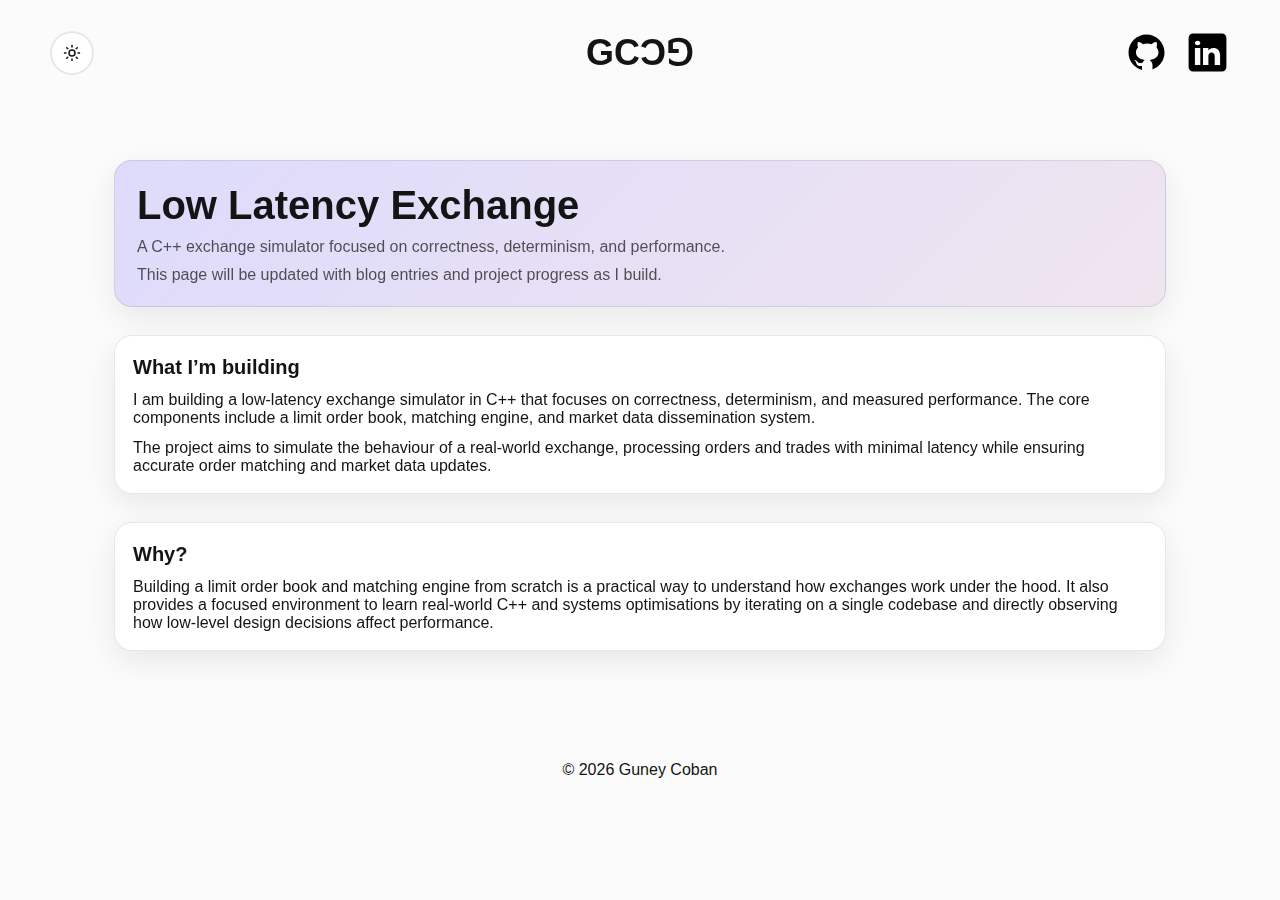
<file: projects/exchange.html>
<!DOCTYPE html>
<html lang="en" id="top">
  <head>
    <meta charset="utf-8">

    <link rel="icon" href="../assets/images/favicon.ico">
    <title>Low Latency Exchange</title>
    <meta
      name="description"
      content="Building a low-latency exchange simulator in C++ with a focus on correctness, determinism, and measured performance.">
    <meta name="viewport" content="width=device-width, initial-scale=1">
    <script>
      try {
        document.documentElement.dataset.theme = localStorage.getItem('theme') || 'light'
      } catch (_) {
        document.documentElement.dataset.theme = 'light'
      }
    </script>

    <link rel="stylesheet" href="../css/site.css">
    <link rel="stylesheet" href="../css/projects.css">

    <script defer src="../js/script.js"></script>
  </head>

  <body class="project-theme-glass" data-root="../">
    <div id="navbar"></div>

    <div id="main-content">
      <div class="project-shell">
        <div class="project-hero">
          <div class="hero-top">
            <div class="main-title">Low Latency Exchange</div>
            <div class="body-text hero-subtitle">
              A C++ exchange simulator focused on correctness, determinism, and performance.
            </div>
            <div class="body-text hero-subtitle">
              This page will be updated with blog entries and project progress as I build.
            </div>
          </div>

          <!-- <div class="hero-actions">
            <a class="button" href="https://github.com/gcbn/Low-Latency-Exchange">
              <span class="button-text">GitHub Repo</span>
              <img src="../assets/icons/arrow-right.svg" class="button-icon" alt="">
            </a>
            <a class="button" href="../blog/index.html">
              <span class="button-text">Devlog</span>
              <img src="../assets/icons/arrow-right.svg" class="button-icon" alt="">
            </a>
          </div> -->
        </div>

        <div class="section">
          <div class="section-header-row">
            <div>
              <h2 class="section-title subheader-text">What I’m building</h2>
            </div>
          </div>

          <div class="section-body">
            <div class="body-text">
              I am building a low-latency exchange simulator in C++ that focuses on correctness, determinism, and
              measured performance. The core components include a limit order book, matching engine, and market data
              dissemination system.
            </div>
            <div class="body-text">
              The project aims to simulate the behaviour of a real-world exchange, processing orders and trades with
              minimal latency while ensuring accurate order matching and market data updates.
            </div>
          </div>
        </div>

        <div class="section">
          <div class="section-header-row">
            <div>
              <h2 class="section-title subheader-text">Why?</h2>
            </div>
          </div>
          <div class="section-body">
            <div class="body-text">
              Building a limit order book and matching engine from scratch is a practical way to understand how exchanges work under the hood. It also provides a focused environment to learn real-world C++ and systems optimisations by iterating on a single codebase and directly observing how low-level design decisions affect performance.
            </div>
          </div>
        </div>

        <!--
        <div class="section" id="devlog">
          <div class="section-header-row">
            <div>
              <div class="section-kicker">Progress</div>
              <h2 class="section-title subheader-text">Devlog</h2>
            </div>
          </div>

          <div class="section-body">
            <div class="body-text">
              Short entries as I build: what I changed, what I measured, and what I learned. New entries go at the top.
            </div>

            <div class="link-grid">
              <a class="link-tile" href="../blog/entries/2025-12-30-kickoff.html">
                <div class="link-tile-title">2025-12-30 — Kickoff: scope &amp; roadmap</div>
                <div class="body-text link-tile-desc">
                  How I’m framing the project and what I’m building first.
                </div>
              </a>

              <a class="link-tile" href="../blog/index.html">
                <div class="link-tile-title">All devlog entries</div>
                <div class="body-text link-tile-desc">Browse the full devlog archive.</div>
              </a>
            </div>
          </div>
        </div>
        -->
      </div>
    </div>

    <div id="footer"></div>
  </body>
</html>
</file>
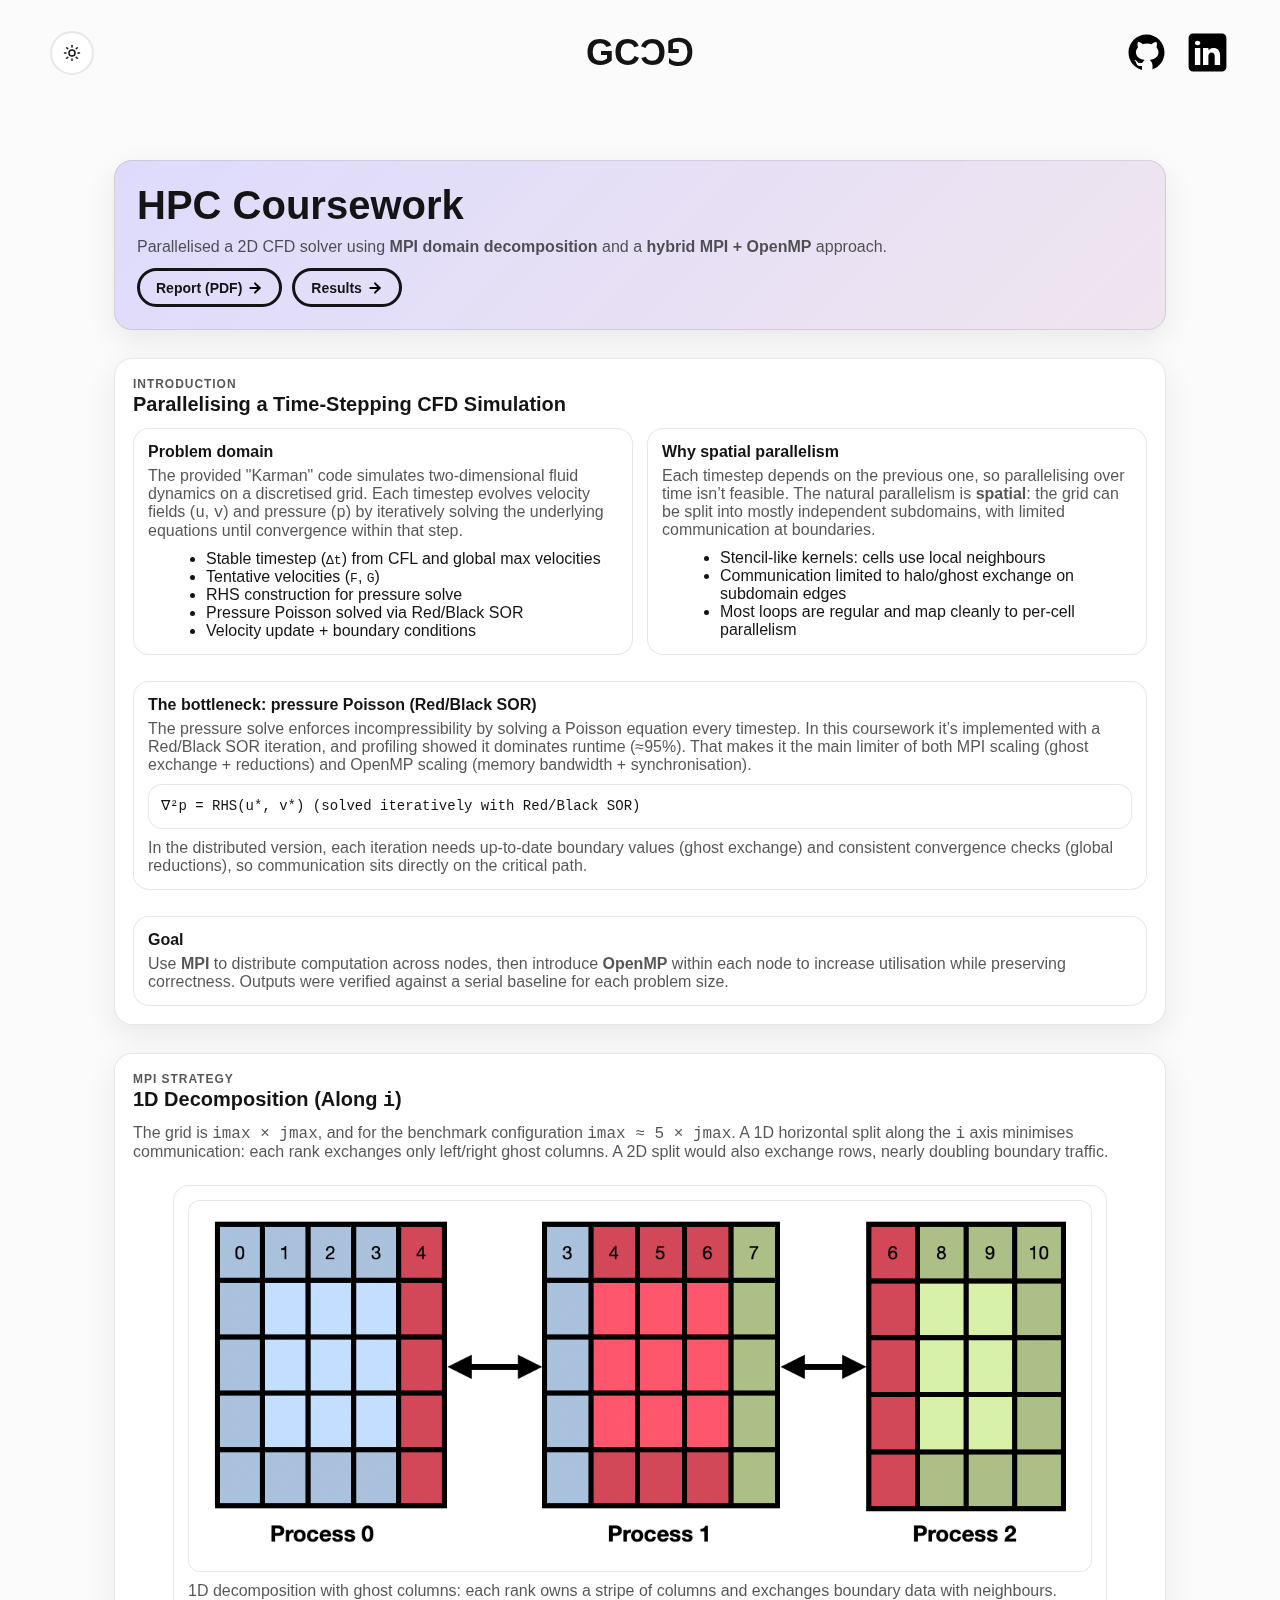
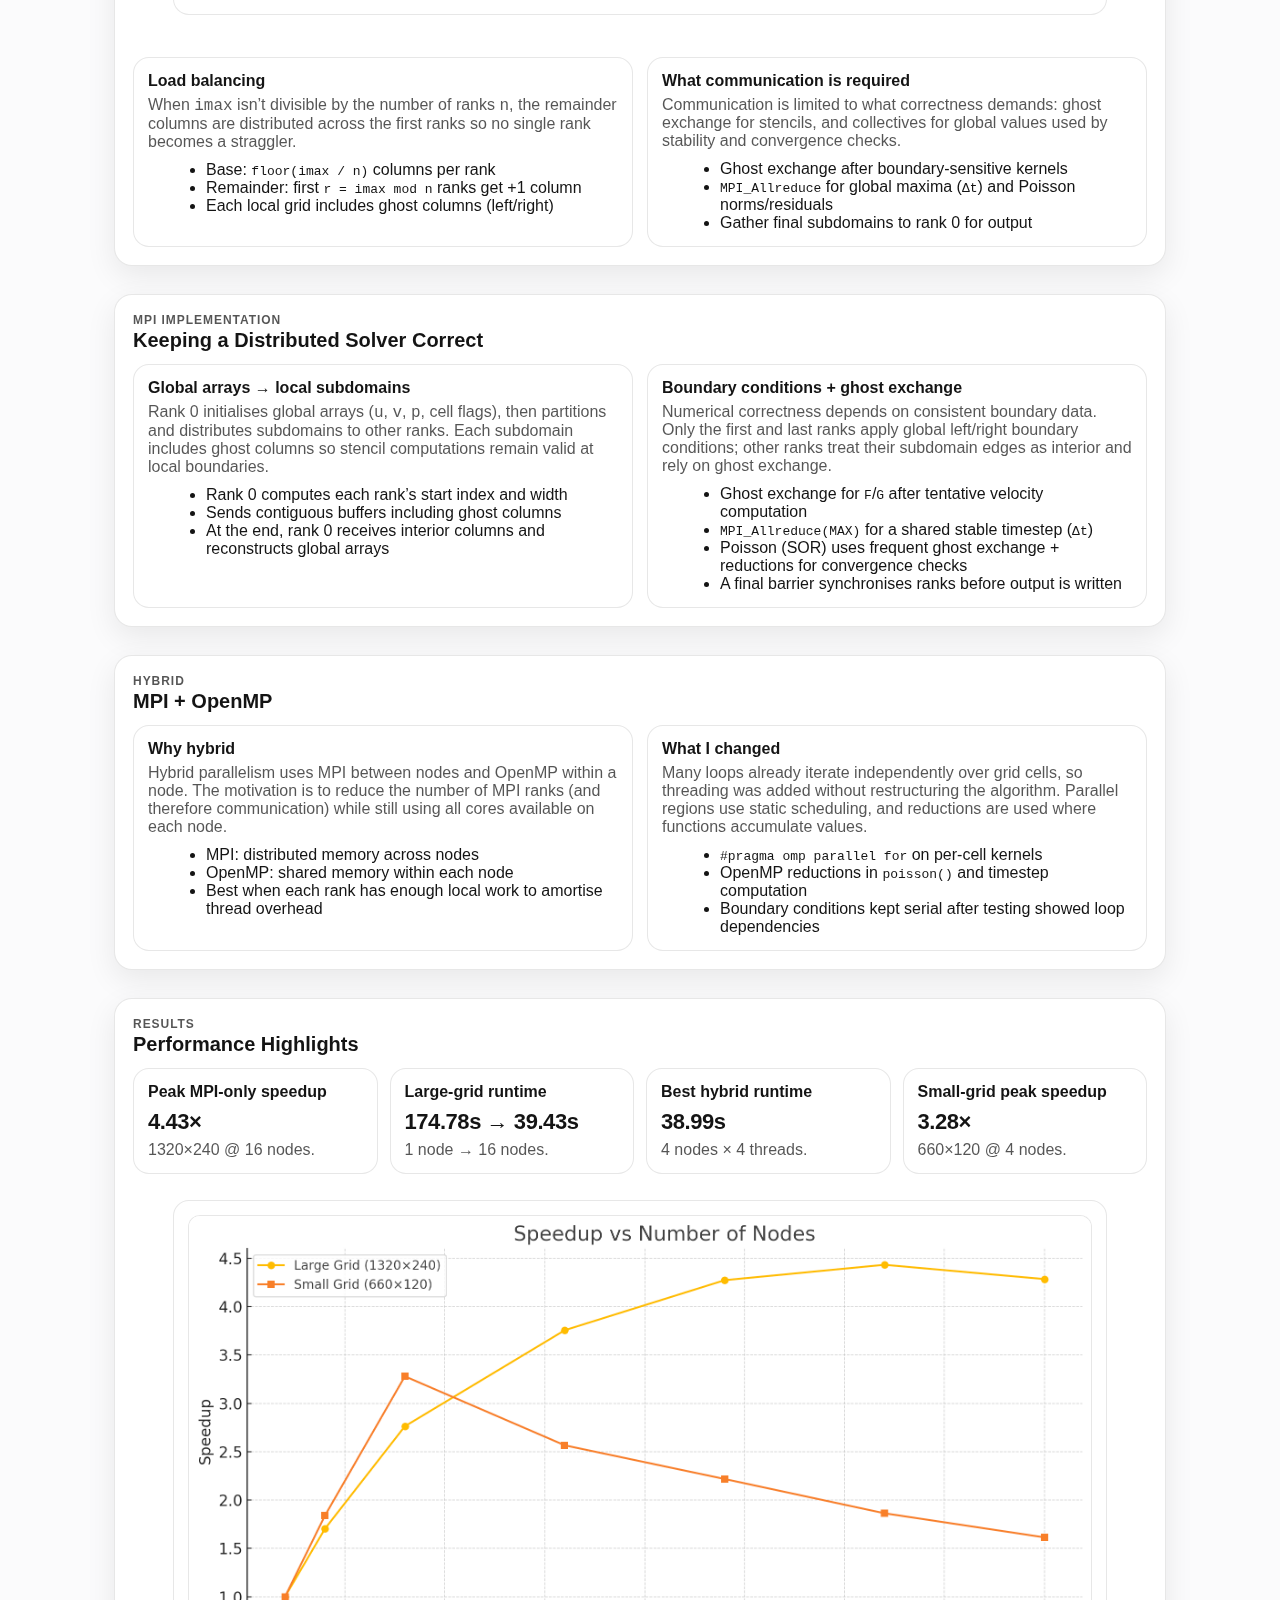
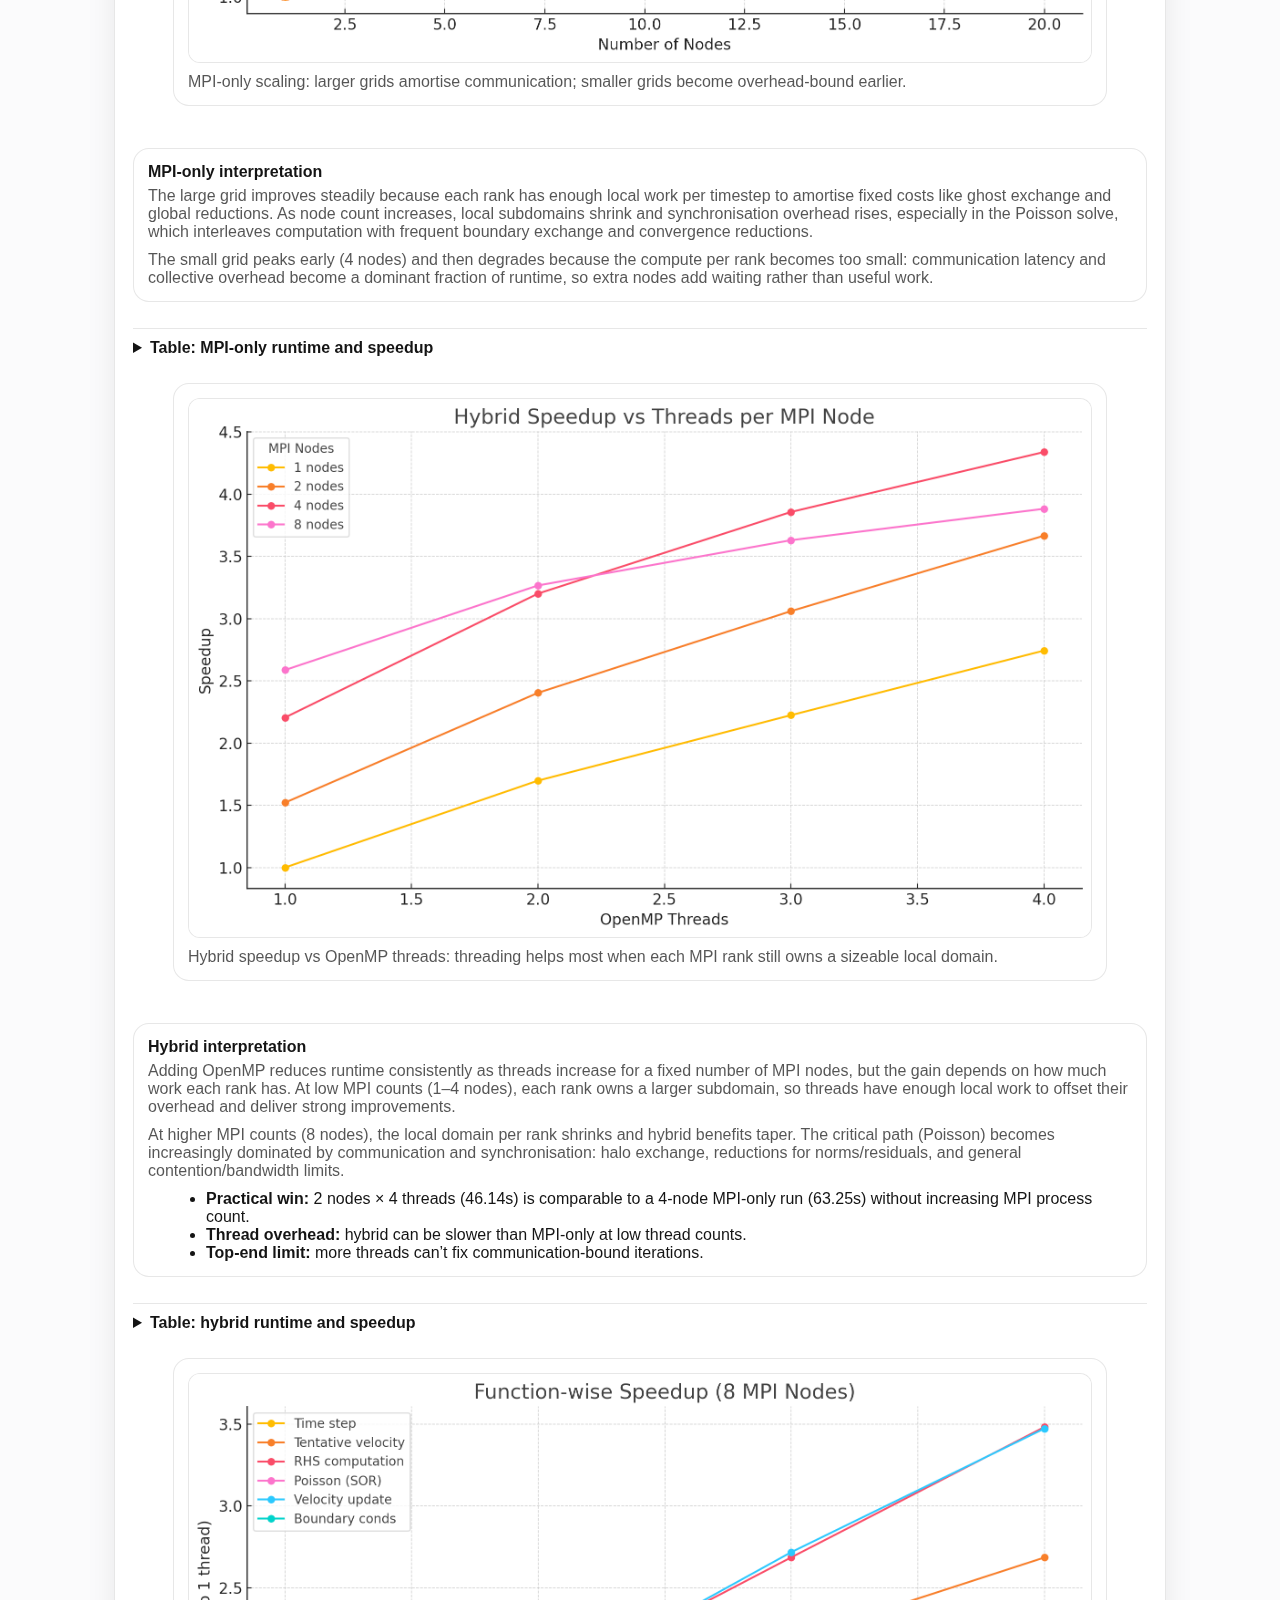
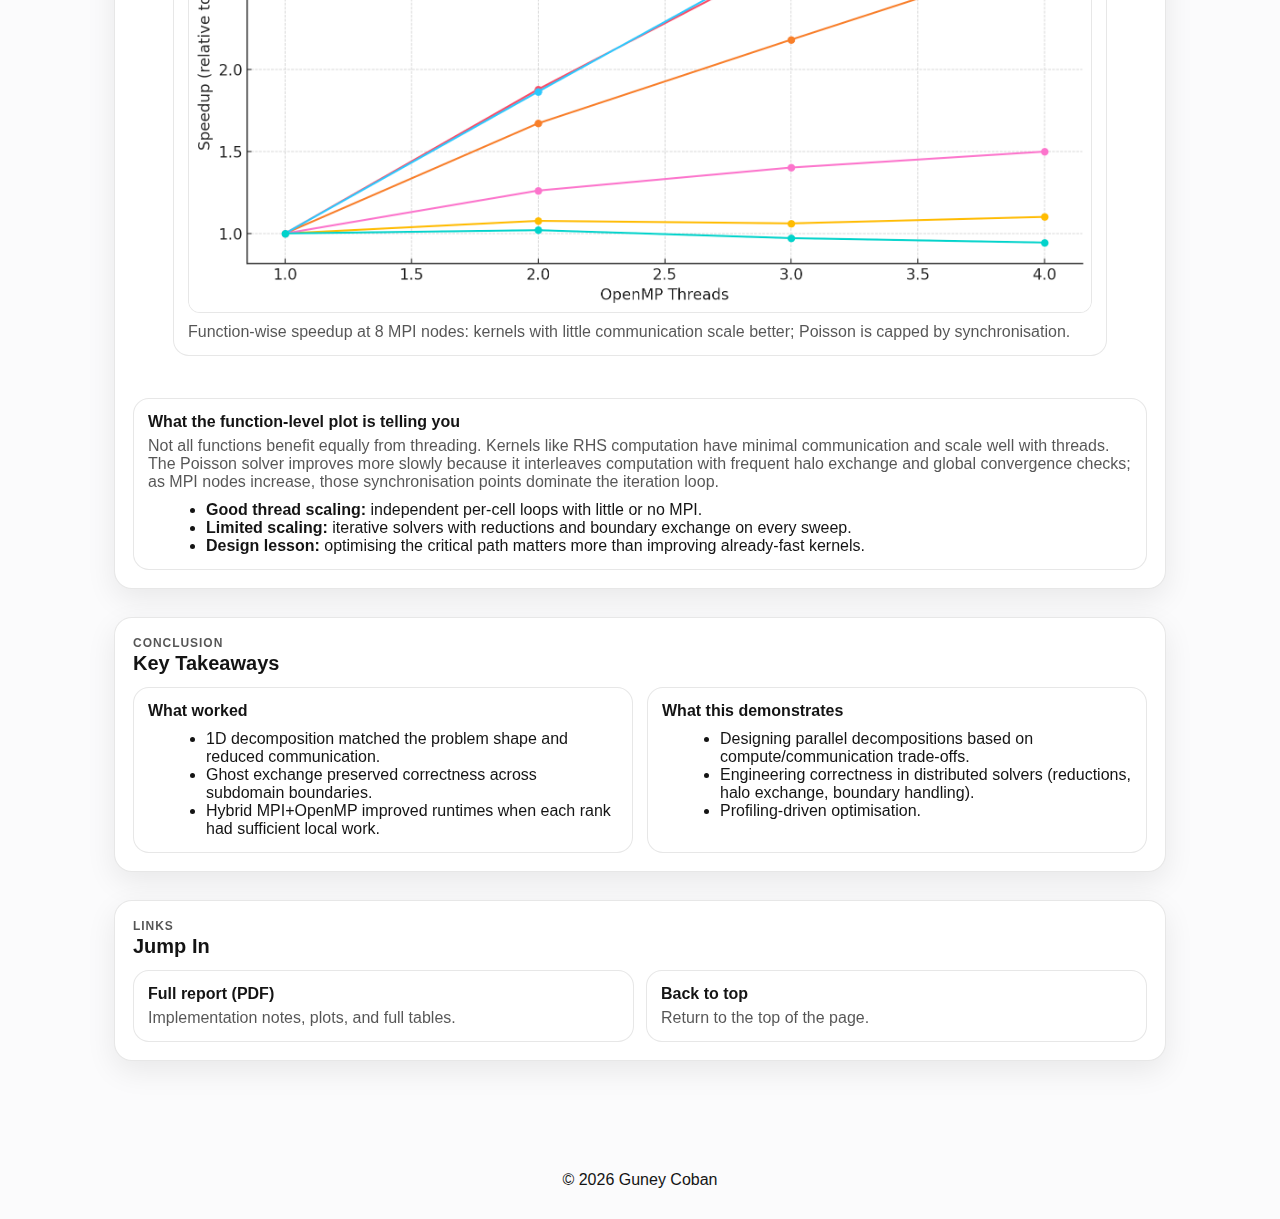
<file: projects/hpc.html>
<!DOCTYPE html>
<html lang="en" id="top">
  <head>
    <meta charset="utf-8">

    <link rel="icon" href="../assets/images/favicon.ico">
    <title>HPC Coursework</title>
    <meta name="description" content="Parallelised a 2D CFD solver using MPI domain decomposition and a hybrid MPI + OpenMP approach.">
    <meta name="viewport" content="width=device-width, initial-scale=1">
    <script>
      try {
        document.documentElement.dataset.theme = localStorage.getItem('theme') || 'light'
      } catch (_) {
        document.documentElement.dataset.theme = 'light'
      }
    </script>

    <link rel="stylesheet" href="../css/site.css">
    <link rel="stylesheet" href="../css/projects.css">

    <script defer src="../js/script.js"></script>
  </head>
  <body class="project-theme-glass" data-root="../">
    <div id="navbar"></div>

    <div id="main-content">
      <div class="project-shell">
        <div class="project-hero">
          <div class="hero-top">
            <div class="main-title">HPC Coursework</div>
            <div class="body-text hero-subtitle">
              Parallelised a 2D CFD solver using <b>MPI domain decomposition</b> and a <b>hybrid MPI + OpenMP</b> approach.
            </div>
          </div>

          <div class="hero-actions">
            <a class="button" href="../assets/pdfs/hpc.pdf">
              <span class="button-text">Report (PDF)</span>
              <img src="../assets/icons/arrow-right.svg" class="button-icon" alt="">
            </a>
            <a class="button" href="#results">
              <span class="button-text">Results</span>
              <img src="../assets/icons/arrow-right.svg" class="button-icon" alt="">
            </a>
          </div>
        </div>

        <div class="section">
          <div class="section-header-row">
            <div>
              <div class="section-kicker">Introduction</div>
              <h2 class="section-title subheader-text">Parallelising a Time-Stepping CFD Simulation</h2>
            </div>
          </div>
          <div class="section-body">
            <div class="hpc-grid-2">
              <div class="hpc-card">
                <div class="hpc-card-title">Problem domain</div>
                <div class="body-text hpc-muted">
                  The provided "Karman" code simulates two-dimensional fluid dynamics on a discretised grid. Each timestep evolves velocity fields (<code>u</code>, <code>v</code>)
                  and pressure (<code>p</code>) by iteratively solving the underlying equations until convergence within that step.
                </div>
                <ul class="bullet-list">
                  <li>Stable timestep (<code>Δt</code>) from CFL and global max velocities</li>
                  <li>Tentative velocities (<code>F</code>, <code>G</code>)</li>
                  <li>RHS construction for pressure solve</li>
                  <li>Pressure Poisson solved via Red/Black SOR</li>
                  <li>Velocity update + boundary conditions</li>
                </ul>
              </div>
              <div class="hpc-card">
                <div class="hpc-card-title">Why spatial parallelism</div>
                <div class="body-text hpc-muted">
                  Each timestep depends on the previous one, so parallelising over time isn’t feasible. The natural parallelism is <b>spatial</b>: the grid can be split into mostly
                  independent subdomains, with limited communication at boundaries.
                </div>
                  <ul class="bullet-list">
                    <li>Stencil-like kernels: cells use local neighbours</li>
                    <li>Communication limited to halo/ghost exchange on subdomain edges</li>
                    <li>Most loops are regular and map cleanly to per-cell parallelism</li>
                  </ul>
                </div>
              </div>

              <div class="hpc-card u-mt-14">
                <div class="hpc-card-title">The bottleneck: pressure Poisson (Red/Black SOR)</div>
              <div class="body-text hpc-muted">
                The pressure solve enforces incompressibility by solving a Poisson equation every timestep. In this coursework it’s implemented with a Red/Black SOR iteration,
                and profiling showed it dominates runtime (≈95%). That makes it the main limiter of both MPI scaling (ghost exchange + reductions) and OpenMP scaling (memory bandwidth + synchronisation).
              </div>
                <div class="hpc-eqn u-mt-10" aria-label="Pressure Poisson equation (conceptual)">
                  ∇²p = RHS(u*, v*)  (solved iteratively with Red/Black SOR)
                </div>
                <div class="body-text hpc-muted u-mt-10">
                  In the distributed version, each iteration needs up-to-date boundary values (ghost exchange) and consistent convergence checks (global reductions), so communication sits directly on the critical path.
                </div>
              </div>

                <div class="hpc-callout u-mt-14">
                  <div class="hpc-callout-title">Goal</div>
                <div class="body-text hpc-muted">
                  Use <b>MPI</b> to distribute computation across nodes, then introduce <b>OpenMP</b> within each node to increase utilisation while preserving correctness.
                  Outputs were verified against a serial baseline for each problem size.
                </div>
              </div>
            </div>
          </div>

        <div class="section">
          <div class="section-header-row">
            <div>
              <div class="section-kicker">MPI Strategy</div>
              <h2 class="section-title subheader-text">1D Decomposition (Along <code>i</code>)</h2>
            </div>
          </div>
          <div class="section-body">
            <div class="body-text hpc-muted">
              The grid is <code>imax × jmax</code>, and for the benchmark configuration <code>imax ≈ 5 × jmax</code>. A 1D horizontal split along the <code>i</code> axis minimises communication:
              each rank exchanges only left/right ghost columns. A 2D split would also exchange rows, nearly doubling boundary traffic.
            </div>

              <figure class="hpc-figure u-mt-12">
                <img class="hpc-figure-img" src="../assets/hpc/1d.png" alt="1D domain decomposition across three MPI processes with ghost columns exchanged between neighbours.">
                <figcaption class="body-text hpc-muted">
                1D decomposition with ghost columns: each rank owns a stripe of columns and exchanges boundary data with neighbours.
              </figcaption>
            </figure>

              <div class="hpc-grid-2 u-mt-14">
                <div class="hpc-card">
                <div class="hpc-card-title">Load balancing</div>
                <div class="body-text hpc-muted">
                  When <code>imax</code> isn’t divisible by the number of ranks <code>n</code>, the remainder columns are distributed across the first ranks so no single rank becomes a straggler.
                </div>
                <ul class="bullet-list">
                  <li>Base: <code>floor(imax / n)</code> columns per rank</li>
                  <li>Remainder: first <code>r = imax mod n</code> ranks get +1 column</li>
                  <li>Each local grid includes ghost columns (left/right)</li>
                </ul>
              </div>
              <div class="hpc-card">
                <div class="hpc-card-title">What communication is required</div>
                <div class="body-text hpc-muted">
                  Communication is limited to what correctness demands: ghost exchange for stencils, and collectives for global values used by stability and convergence checks.
                </div>
                <ul class="bullet-list">
                  <li>Ghost exchange after boundary-sensitive kernels</li>
                  <li><code>MPI_Allreduce</code> for global maxima (<code>Δt</code>) and Poisson norms/residuals</li>
                  <li>Gather final subdomains to rank 0 for output</li>
                </ul>
              </div>
            </div>
          </div>
        </div>

        <div class="section">
          <div class="section-header-row">
            <div>
              <div class="section-kicker">MPI Implementation</div>
              <h2 class="section-title subheader-text">Keeping a Distributed Solver Correct</h2>
            </div>
          </div>
          <div class="section-body">
            <div class="hpc-grid-2">
              <div class="hpc-card">
                <div class="hpc-card-title">Global arrays → local subdomains</div>
                <div class="body-text hpc-muted">
                  Rank 0 initialises global arrays (<code>u</code>, <code>v</code>, <code>p</code>, cell flags), then partitions and distributes subdomains to other ranks.
                  Each subdomain includes ghost columns so stencil computations remain valid at local boundaries.
                </div>
                <ul class="bullet-list">
                  <li>Rank 0 computes each rank’s start index and width</li>
                  <li>Sends contiguous buffers including ghost columns</li>
                  <li>At the end, rank 0 receives interior columns and reconstructs global arrays</li>
                </ul>
              </div>
              <div class="hpc-card">
                <div class="hpc-card-title">Boundary conditions + ghost exchange</div>
                <div class="body-text hpc-muted">
                  Numerical correctness depends on consistent boundary data. Only the first and last ranks apply global left/right boundary conditions;
                  other ranks treat their subdomain edges as interior and rely on ghost exchange.
                  </div>
                  <ul class="bullet-list">
                    <li>Ghost exchange for <code>F</code>/<code>G</code> after tentative velocity computation</li>
                    <li><code>MPI_Allreduce(MAX)</code> for a shared stable timestep (<code>Δt</code>)</li>
                    <li>Poisson (SOR) uses frequent ghost exchange + reductions for convergence checks</li>
                    <li>A final barrier synchronises ranks before output is written</li>
                  </ul>
                </div>
              </div>
            </div>
          </div>

        <div class="section">
          <div class="section-header-row">
            <div>
              <div class="section-kicker">Hybrid</div>
              <h2 class="section-title subheader-text">MPI + OpenMP</h2>
            </div>
          </div>
          <div class="section-body">
            <div class="hpc-grid-2">
              <div class="hpc-card">
                <div class="hpc-card-title">Why hybrid</div>
                <div class="body-text hpc-muted">
                  Hybrid parallelism uses MPI between nodes and OpenMP within a node. The motivation is to reduce the number of MPI ranks (and therefore communication)
                  while still using all cores available on each node.
                </div>
                <ul class="bullet-list">
                  <li>MPI: distributed memory across nodes</li>
                  <li>OpenMP: shared memory within each node</li>
                  <li>Best when each rank has enough local work to amortise thread overhead</li>
                </ul>
              </div>
              <div class="hpc-card">
                <div class="hpc-card-title">What I changed</div>
                <div class="body-text hpc-muted">
                  Many loops already iterate independently over grid cells, so threading was added without restructuring the algorithm. Parallel regions use static scheduling,
                  and reductions are used where functions accumulate values.
                </div>
                <ul class="bullet-list">
                  <li><code>#pragma omp parallel for</code> on per-cell kernels</li>
                  <li>OpenMP reductions in <code>poisson()</code> and timestep computation</li>
                  <li>Boundary conditions kept serial after testing showed loop dependencies</li>
                </ul>
              </div>
            </div>
          </div>
        </div>

        <div class="section" id="results">
          <div class="section-header-row">
            <div>
              <div class="section-kicker">Results</div>
              <h2 class="section-title subheader-text">Performance Highlights</h2>
            </div>
          </div>
            <div class="section-body">
              <div class="hpc-kpi-grid">
                <div class="hpc-kpi">
                  <div class="hpc-kpi-label">Peak MPI-only speedup</div>
                  <div class="hpc-kpi-value">4.43×</div>
                  <div class="body-text hpc-muted">1320×240 @ 16 nodes.</div>
                </div>
                <div class="hpc-kpi">
                  <div class="hpc-kpi-label">Large-grid runtime</div>
                  <div class="hpc-kpi-value">174.78s → 39.43s</div>
                  <div class="body-text hpc-muted">1 node → 16 nodes.</div>
                </div>
                <div class="hpc-kpi">
                  <div class="hpc-kpi-label">Best hybrid runtime</div>
                  <div class="hpc-kpi-value">38.99s</div>
                  <div class="body-text hpc-muted">4 nodes × 4 threads.</div>
                </div>
                <div class="hpc-kpi">
                  <div class="hpc-kpi-label">Small-grid peak speedup</div>
                  <div class="hpc-kpi-value">3.28×</div>
                  <div class="body-text hpc-muted">660×120 @ 4 nodes.</div>
                </div>
              </div>

                <figure class="hpc-figure u-mt-14">
                  <img class="hpc-figure-img" src="../assets/hpc/speedupmpi.png" alt="Speedup vs number of MPI nodes for large and small grid sizes.">
                  <figcaption class="body-text hpc-muted">
                  MPI-only scaling: larger grids amortise communication; smaller grids become overhead-bound earlier.
                </figcaption>
              </figure>

                <div class="hpc-card u-mt-14">
                  <div class="hpc-card-title">MPI-only interpretation</div>
                  <div class="body-text hpc-muted">
                  The large grid improves steadily because each rank has enough local work per timestep to amortise fixed costs like ghost exchange and global reductions. As node count increases, local subdomains
                  shrink and synchronisation overhead rises, especially in the Poisson solve, which interleaves computation with frequent boundary exchange and convergence reductions.
                </div>
                  <div class="body-text hpc-muted u-mt-10">
                    The small grid peaks early (4 nodes) and then degrades because the compute per rank becomes too small: communication latency and collective overhead become a dominant fraction of runtime, so extra nodes
                    add waiting rather than useful work.
                  </div>
                </div>

              <details class="details u-mt-14">
                <summary>Table: MPI-only runtime and speedup</summary>
                <div class="u-mt-12 u-overflow-auto">
                  <table class="hpc-table">
                  <thead>
                    <tr>
                      <th>Nodes</th>
                      <th>Large runtime (s)</th>
                      <th>Large speedup</th>
                      <th>Small runtime (s)</th>
                      <th>Small speedup</th>
                    </tr>
                  </thead>
                  <tbody>
                    <tr><td>1</td><td>174.78</td><td>1.00</td><td>19.94</td><td>1.00</td></tr>
                    <tr><td>2</td><td>102.60</td><td>1.70</td><td>10.84</td><td>1.84</td></tr>
                    <tr><td>4</td><td>63.25</td><td>2.76</td><td>6.08</td><td>3.28</td></tr>
                    <tr><td>8</td><td>46.53</td><td>3.76</td><td>7.77</td><td>2.57</td></tr>
                    <tr><td>12</td><td>40.90</td><td>4.27</td><td>8.99</td><td>2.22</td></tr>
                    <tr><td>16</td><td>39.43</td><td>4.43</td><td>10.70</td><td>1.86</td></tr>
                    <tr><td>20</td><td>40.79</td><td>4.28</td><td>12.35</td><td>1.61</td></tr>
                  </tbody>
                </table>
              </div>
              </details>

                <figure class="hpc-figure u-mt-14">
                  <img class="hpc-figure-img" src="../assets/hpc/hybridspeedup.png" alt="Hybrid speedup vs OpenMP threads per MPI node for 1, 2, 4, and 8 MPI nodes.">
                  <figcaption class="body-text hpc-muted">
                  Hybrid speedup vs OpenMP threads: threading helps most when each MPI rank still owns a sizeable local domain.
                </figcaption>
              </figure>

                <div class="hpc-card u-mt-14">
                  <div class="hpc-card-title">Hybrid interpretation</div>
                  <div class="body-text hpc-muted">
                  Adding OpenMP reduces runtime consistently as threads increase for a fixed number of MPI nodes, but the gain depends on how much work each rank has. At low MPI counts (1–4 nodes),
                  each rank owns a larger subdomain, so threads have enough local work to offset their overhead and deliver strong improvements.
                </div>
                  <div class="body-text hpc-muted u-mt-10">
                    At higher MPI counts (8 nodes), the local domain per rank shrinks and hybrid benefits taper. The critical path (Poisson) becomes increasingly dominated by communication and synchronisation:
                    halo exchange, reductions for norms/residuals, and general contention/bandwidth limits.
                  </div>
                  <ul class="bullet-list u-mt-10">
                    <li><b>Practical win:</b> 2 nodes × 4 threads (46.14s) is comparable to a 4-node MPI-only run (63.25s) without increasing MPI process count.</li>
                    <li><b>Thread overhead:</b> hybrid can be slower than MPI-only at low thread counts.</li>
                    <li><b>Top-end limit:</b> more threads can’t fix communication-bound iterations.</li>
                  </ul>
                </div>

                <details class="details u-mt-14">
                  <summary>Table: hybrid runtime and speedup</summary>
                  <div class="u-mt-12 u-overflow-auto">
                    <table class="hpc-table">
                    <thead>
                      <tr>
                        <th>MPI nodes</th>
                        <th>Threads</th>
                        <th>Runtime (s)</th>
                        <th>Speedup</th>
                      </tr>
                    </thead>
                    <tbody>
                      <tr><td>1</td><td>1</td><td>169.20</td><td>1.00</td></tr>
                      <tr><td>1</td><td>2</td><td>99.61</td><td>1.70</td></tr>
                      <tr><td>1</td><td>3</td><td>76.06</td><td>2.22</td></tr>
                      <tr><td>1</td><td>4</td><td>61.67</td><td>2.74</td></tr>
                      <tr><td>2</td><td>1</td><td>111.21</td><td>1.52</td></tr>
                      <tr><td>2</td><td>2</td><td>70.38</td><td>2.40</td></tr>
                      <tr><td>2</td><td>3</td><td>55.28</td><td>3.06</td></tr>
                      <tr><td>2</td><td>4</td><td>46.14</td><td>3.67</td></tr>
                      <tr><td>4</td><td>1</td><td>76.72</td><td>2.21</td></tr>
                      <tr><td>4</td><td>2</td><td>52.85</td><td>3.20</td></tr>
                      <tr><td>4</td><td>3</td><td>43.86</td><td>3.86</td></tr>
                      <tr><td>4</td><td>4</td><td>38.99</td><td>4.34</td></tr>
                      <tr><td>8</td><td>1</td><td>65.40</td><td>2.59</td></tr>
                      <tr><td>8</td><td>2</td><td>51.79</td><td>3.27</td></tr>
                      <tr><td>8</td><td>3</td><td>46.60</td><td>3.63</td></tr>
                      <tr><td>8</td><td>4</td><td>43.57</td><td>3.88</td></tr>
                    </tbody>
                  </table>
                </div>
              </details>

                <figure class="hpc-figure u-mt-14">
                  <img class="hpc-figure-img" src="../assets/hpc/hybridfuncs8.png" alt="Function-wise speedup vs OpenMP threads at 8 MPI nodes.">
                  <figcaption class="body-text hpc-muted">
                  Function-wise speedup at 8 MPI nodes: kernels with little communication scale better; Poisson is capped by synchronisation.
                </figcaption>
              </figure>

                <div class="hpc-card u-mt-14">
                  <div class="hpc-card-title">What the function-level plot is telling you</div>
                  <div class="body-text hpc-muted">
                  Not all functions benefit equally from threading. Kernels like RHS computation have minimal communication and scale well with threads. The Poisson solver improves more slowly because it interleaves
                  computation with frequent halo exchange and global convergence checks; as MPI nodes increase, those synchronisation points dominate the iteration loop.
                </div>
                  <ul class="bullet-list u-mt-10">
                    <li><b>Good thread scaling:</b> independent per-cell loops with little or no MPI.</li>
                    <li><b>Limited scaling:</b> iterative solvers with reductions and boundary exchange on every sweep.</li>
                    <li><b>Design lesson:</b> optimising the critical path matters more than improving already-fast kernels.</li>
                  </ul>
                </div>
            </div>
          </div>

        <div class="section">
          <div class="section-header-row">
            <div>
              <div class="section-kicker">Conclusion</div>
              <h2 class="section-title subheader-text">Key Takeaways</h2>
            </div>
          </div>
          <div class="section-body">
            <div class="hpc-grid-2">
              <div class="hpc-card">
                <div class="hpc-card-title">What worked</div>
                <ul class="bullet-list">
                  <li>1D decomposition matched the problem shape and reduced communication.</li>
                  <li>Ghost exchange preserved correctness across subdomain boundaries.</li>
                  <li>Hybrid MPI+OpenMP improved runtimes when each rank had sufficient local work.</li>
                </ul>
              </div>
              <div class="hpc-card">
                <div class="hpc-card-title">What this demonstrates</div>
                <ul class="bullet-list">
                  <li>Designing parallel decompositions based on compute/communication trade-offs.</li>
                  <li>Engineering correctness in distributed solvers (reductions, halo exchange, boundary handling).</li>
                  <li>Profiling-driven optimisation.</li>
                </ul>
              </div>
            </div>
          </div>
        </div>

        <div class="section">
          <div class="section-header-row">
            <div>
              <div class="section-kicker">Links</div>
              <h2 class="section-title subheader-text">Jump In</h2>
            </div>
          </div>
          <div class="link-grid">
            <a class="link-tile" href="../assets/pdfs/hpc.pdf">
              <div class="link-tile-title">Full report (PDF)</div>
              <div class="body-text link-tile-desc">Implementation notes, plots, and full tables.</div>
            </a>
            <a class="link-tile" href="#top">
              <div class="link-tile-title">Back to top</div>
              <div class="body-text link-tile-desc">Return to the top of the page.</div>
            </a>
          </div>
        </div>
      </div>
    </div>

    <div id="footer"></div>
  </body>
</html>
</file>
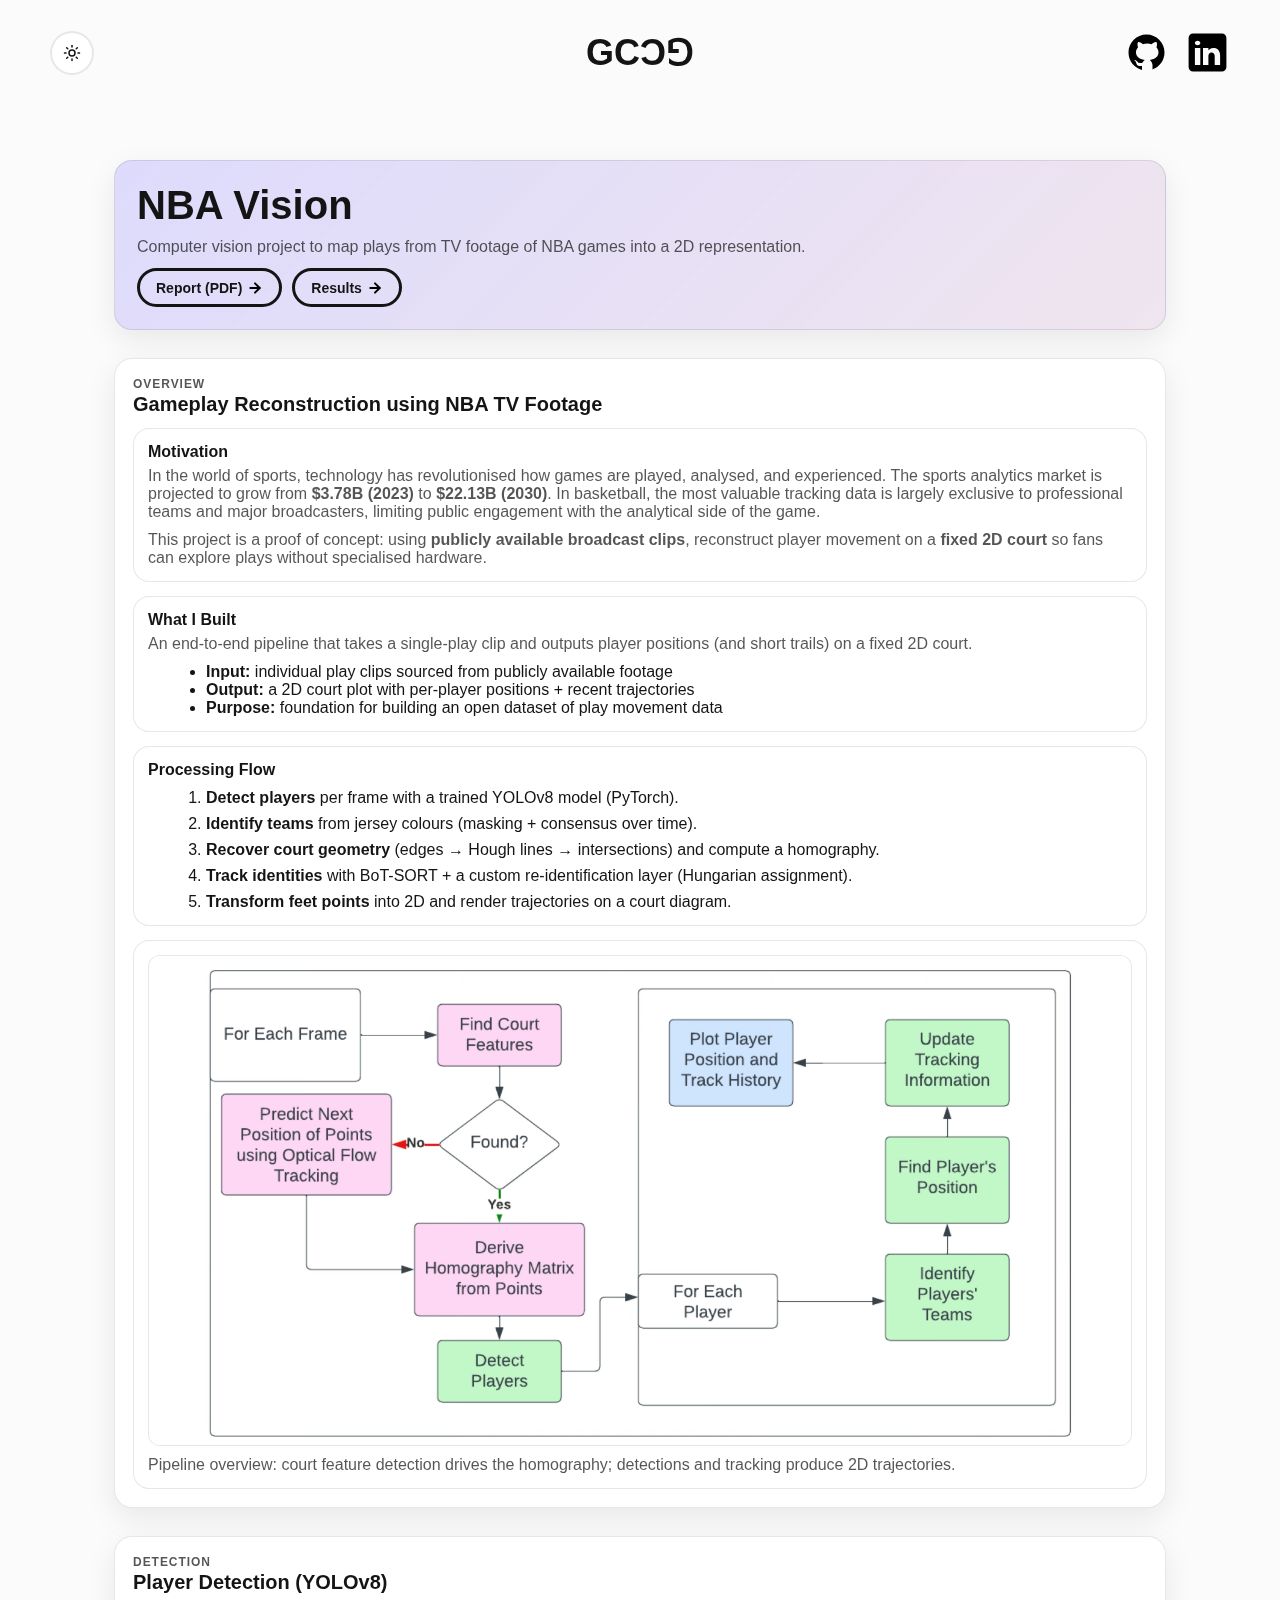
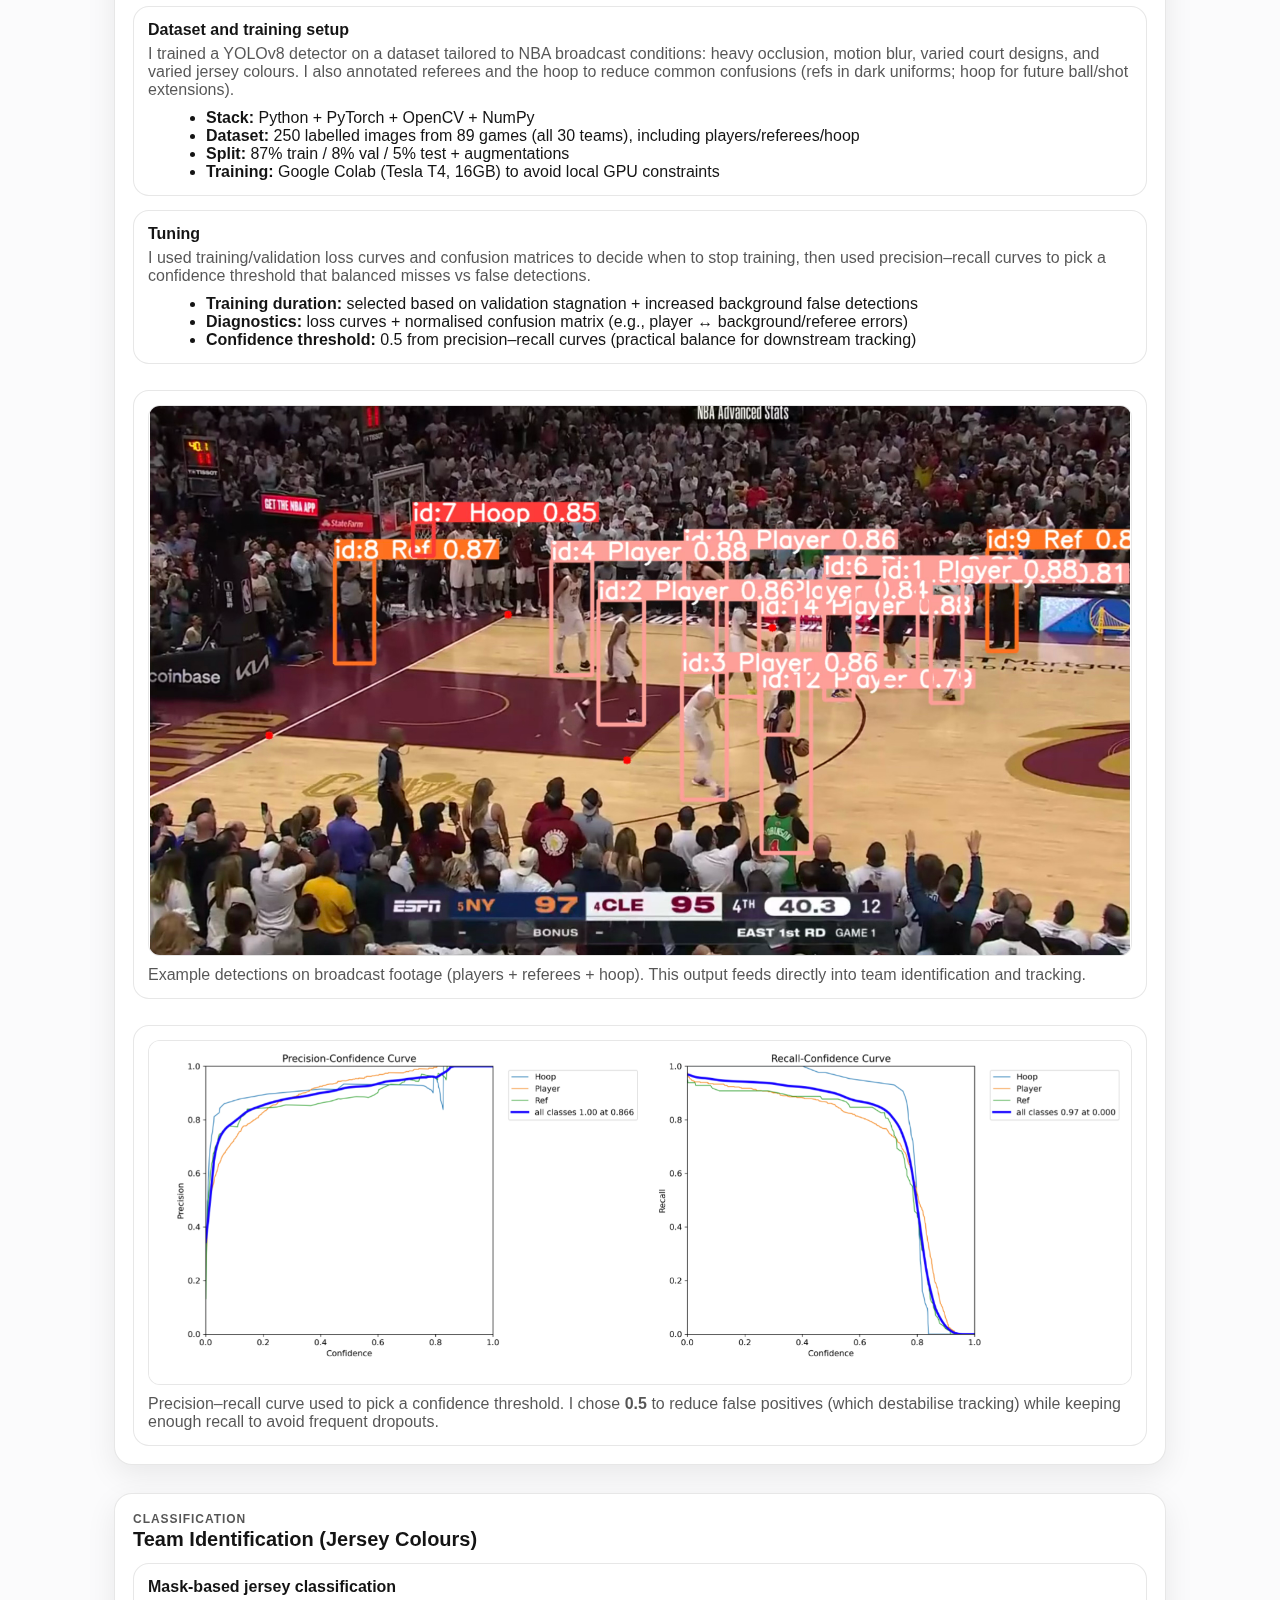
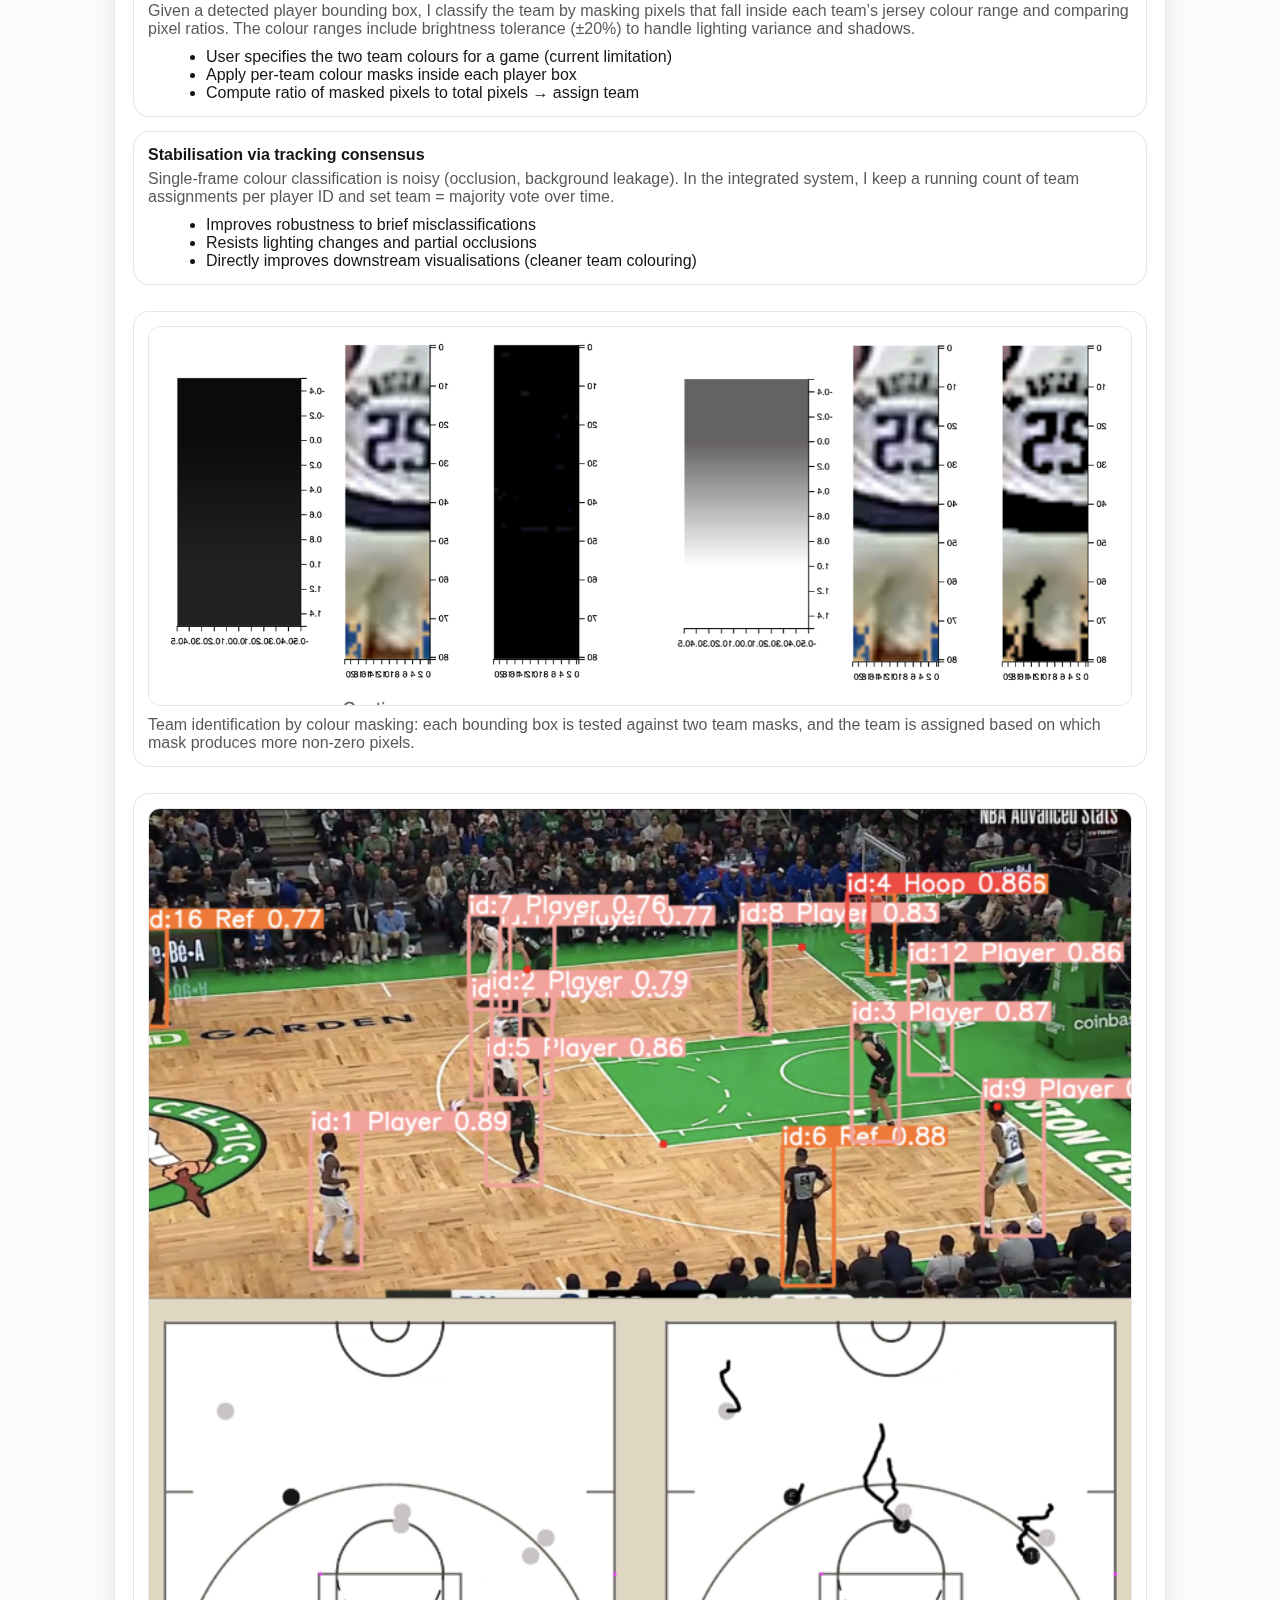
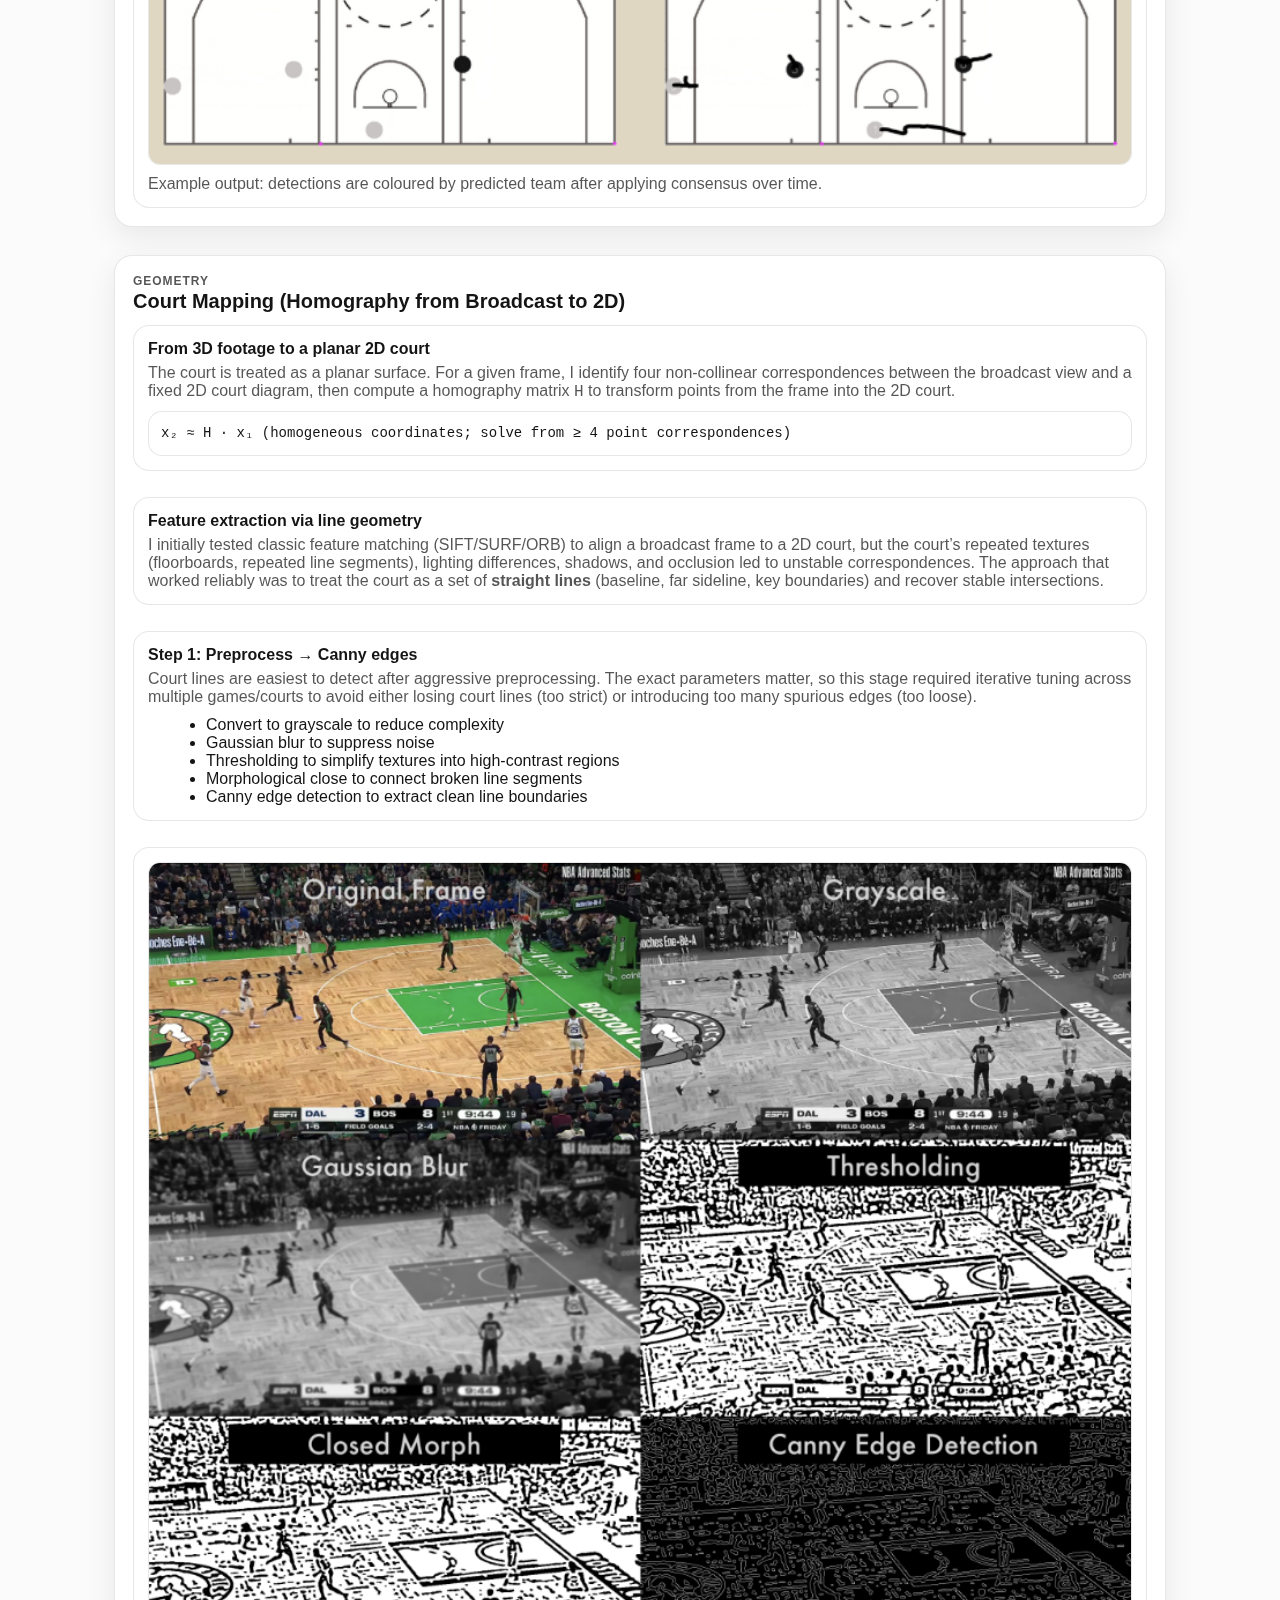
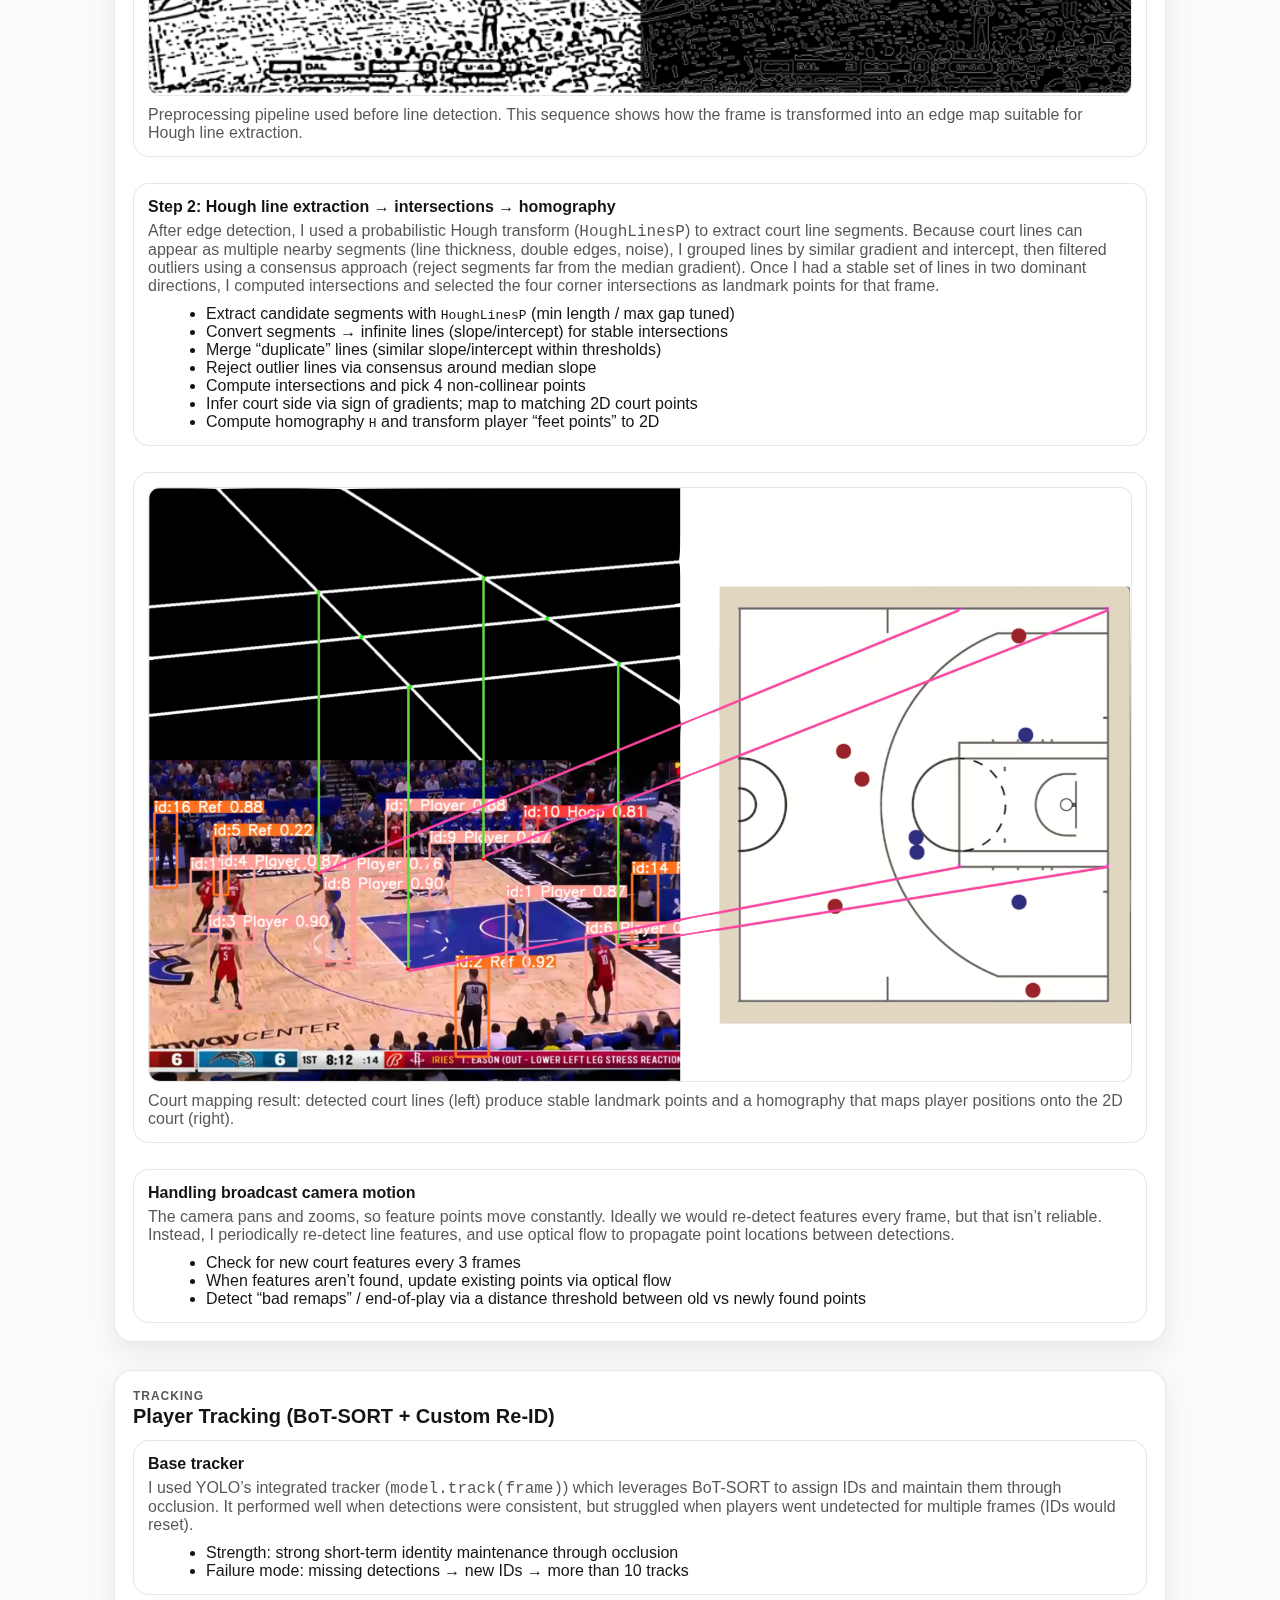
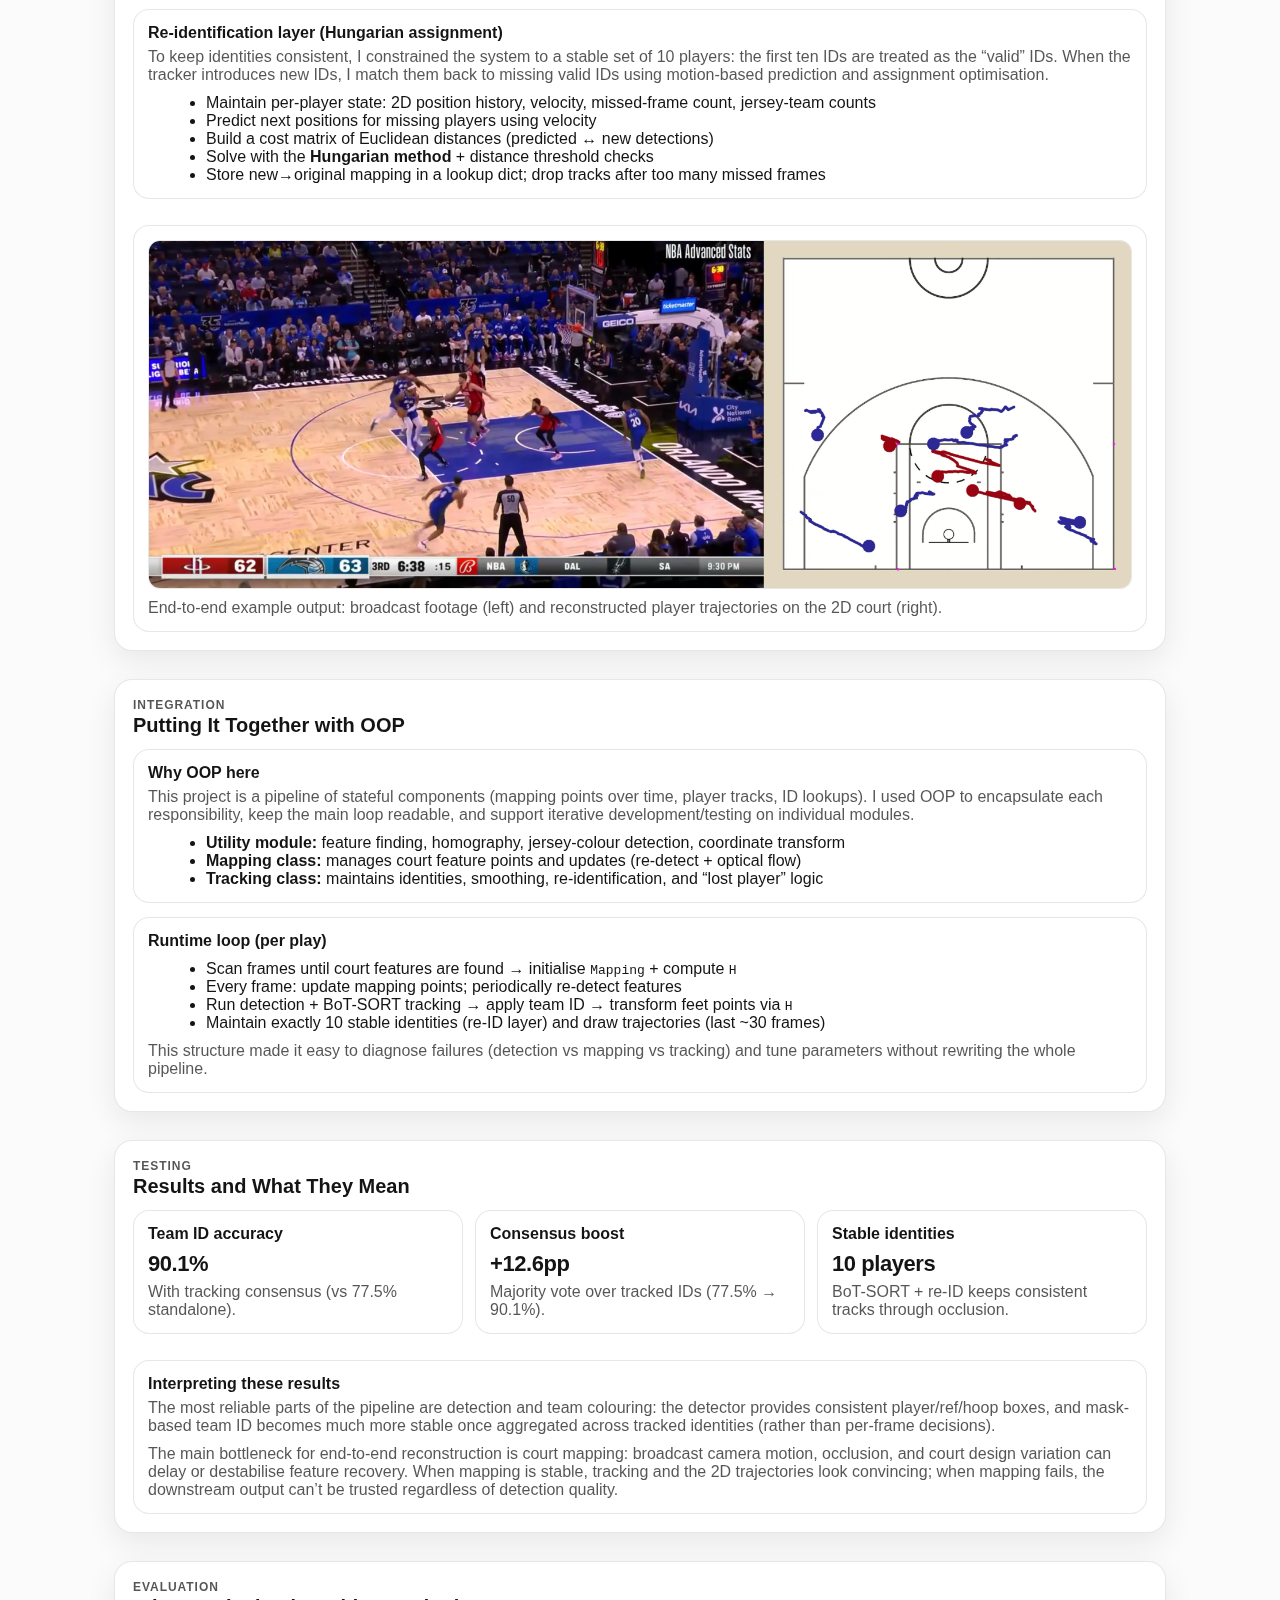
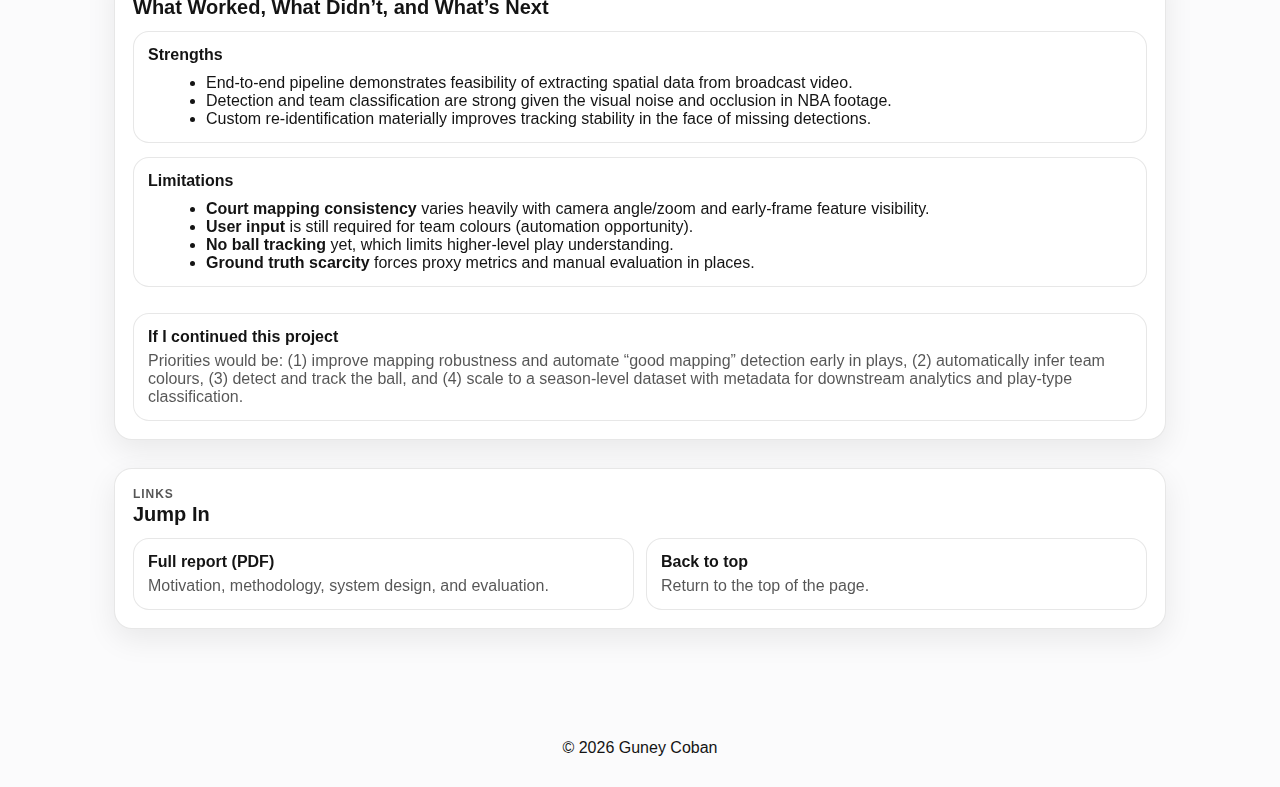
<file: projects/nba-vision.html>
<!DOCTYPE html>
<html lang="en" id="top">
  <head>
    <meta charset="utf-8">

    <link rel="icon" href="../assets/images/favicon.ico">
    <title>NBA Vision</title>
    <meta name="description" content="Computer vision project to map plays from TV footage into a 2D representation.">
    <meta name="viewport" content="width=device-width, initial-scale=1">
    <script>
      try {
        document.documentElement.dataset.theme = localStorage.getItem('theme') || 'light'
      } catch (_) {
        document.documentElement.dataset.theme = 'light'
      }
    </script>

    <link rel="stylesheet" href="../css/site.css">
    <link rel="stylesheet" href="../css/projects.css">

    <script defer src="../js/script.js"></script>
  </head>
  <body class="project-theme-glass" data-root="../">
    <div id="navbar"></div>

    <div id="main-content">
      <div class="project-shell">
        <div class="project-hero">
          <div class="hero-top">
            <div class="main-title">NBA Vision</div>
            <div class="body-text hero-subtitle">
              Computer vision project to map plays from TV footage of NBA games into a 2D representation.
            </div>
          </div>

            <div class="hero-actions">
              <a class="button" href="../assets/pdfs/nba-vision.pdf">
                <span class="button-text">Report (PDF)</span>
                <img src="../assets/icons/arrow-right.svg" class="button-icon" alt="">
              </a>
              <a class="button" href="#results">
                <span class="button-text">Results</span>
                <img src="../assets/icons/arrow-right.svg" class="button-icon" alt="">
              </a>
            </div>
          </div>

        <div class="section">
          <div class="section-header-row">
            <div>
              <div class="section-kicker">Overview</div>
              <h2 class="section-title subheader-text">Gameplay Reconstruction using NBA TV Footage</h2>
            </div>
          </div>
          <div class="section-body">
            <div class="nv-grid-1">
              <div class="nv-card">
                <div class="nv-card-title">Motivation</div>
                <div class="body-text nv-muted">
                  In the world of sports, technology has revolutionised how games are played, analysed, and experienced. The sports analytics market is projected to grow from <b>$3.78B (2023)</b>
                  to <b>$22.13B (2030)</b>. In basketball, the most valuable tracking data is largely exclusive to professional teams and major broadcasters, limiting public engagement with the analytical side of the game.
                </div>
                <div class="body-text nv-muted u-mt-10">
                  This project is a proof of concept: using <b>publicly available broadcast clips</b>, reconstruct player movement on a <b>fixed 2D court</b> so fans can explore plays without specialised hardware.
                </div>
              </div>

              <div class="nv-card">
                <div class="nv-card-title">What I Built</div>
                <div class="body-text nv-muted">
                  An end-to-end pipeline that takes a single-play clip and outputs player positions (and short trails) on a fixed 2D court.
                </div>
                <ul class="bullet-list">
                  <li><b>Input:</b> individual play clips sourced from publicly available footage</li>
                  <li><b>Output:</b> a 2D court plot with per-player positions + recent trajectories</li>
                  <li><b>Purpose:</b> foundation for building an open dataset of play movement data</li>
                </ul>
              </div>

              <div class="nv-card">
                <div class="nv-card-title">Processing Flow</div>
                <ol class="nv-steps">
                  <li><b>Detect players</b> per frame with a trained YOLOv8 model (PyTorch).</li>
                  <li><b>Identify teams</b> from jersey colours (masking + consensus over time).</li>
                  <li><b>Recover court geometry</b> (edges → Hough lines → intersections) and compute a homography.</li>
                  <li><b>Track identities</b> with BoT-SORT + a custom re-identification layer (Hungarian assignment).</li>
                  <li><b>Transform feet points</b> into 2D and render trajectories on a court diagram.</li>
                </ol>
              </div>

              <figure class="nv-figure">
                <img class="nv-figure-img" src="../assets/nba-vision/systemdesign.png" alt="System flow diagram showing court feature detection, homography, player detection, team identification, and tracking updates per frame.">
                <figcaption class="body-text nv-muted">
                  Pipeline overview: court feature detection drives the homography; detections and tracking produce 2D trajectories.
                </figcaption>
              </figure>
            </div>
          </div>
        </div>

          <div class="section">
            <div class="section-header-row">
              <div>
                <div class="section-kicker">Detection</div>
                <h2 class="section-title subheader-text">Player Detection (YOLOv8)</h2>
              </div>
            </div>
            <div class="section-body">
              <div class="nv-grid-1">
                <div class="nv-card">
                  <div class="nv-card-title">Dataset and training setup</div>
                  <div class="body-text nv-muted">
                    I trained a YOLOv8 detector on a dataset tailored to NBA broadcast conditions: heavy occlusion, motion blur, varied court designs, and varied jersey colours.
                    I also annotated referees and the hoop to reduce common confusions (refs in dark uniforms; hoop for future ball/shot extensions).
                  </div>
                  <ul class="bullet-list">
                    <li><b>Stack:</b> Python + PyTorch + OpenCV + NumPy</li>
                    <li><b>Dataset:</b> 250 labelled images from 89 games (all 30 teams), including players/referees/hoop</li>
                    <li><b>Split:</b> 87% train / 8% val / 5% test + augmentations</li>
                    <li><b>Training:</b> Google Colab (Tesla T4, 16GB) to avoid local GPU constraints</li>
                  </ul>
                </div>

                <div class="nv-card">
                  <div class="nv-card-title">Tuning</div>
                  <div class="body-text nv-muted">
                    I used training/validation loss curves and confusion matrices to decide when to stop training, then used precision–recall curves to pick a confidence threshold that balanced misses vs false detections.
                  </div>
                    <ul class="bullet-list u-mt-10">
                      <li><b>Training duration:</b> selected based on validation stagnation + increased background false detections</li>
                      <li><b>Diagnostics:</b> loss curves + normalised confusion matrix (e.g., player ↔ background/referee errors)</li>
                      <li><b>Confidence threshold:</b> 0.5 from precision–recall curves (practical balance for downstream tracking)</li>
                    </ul>
                </div>
              </div>

                <figure class="nv-figure u-mt-14">
                  <img class="nv-figure-img" src="../assets/nba-vision/detection.png" alt="Example broadcast frame with YOLO detections for players, referees, and hoop.">
                  <figcaption class="body-text nv-muted">
                  Example detections on broadcast footage (players + referees + hoop). This output feeds directly into team identification and tracking.
                </figcaption>
              </figure>

                <figure class="nv-figure u-mt-14">
                  <img class="nv-figure-img" src="../assets/nba-vision/pr_curve.png" alt="Precision–recall curve for the trained YOLOv8 detector.">
                  <figcaption class="body-text nv-muted">
                  Precision–recall curve used to pick a confidence threshold. I chose <b>0.5</b> to reduce false positives (which destabilise tracking) while keeping enough recall to avoid frequent dropouts.
                </figcaption>
              </figure>
            </div>
          </div>

        <div class="section">
          <div class="section-header-row">
            <div>
              <div class="section-kicker">Classification</div>
              <h2 class="section-title subheader-text">Team Identification (Jersey Colours)</h2>
            </div>
            </div>
            <div class="section-body">
              <div class="nv-grid-1">
                <div class="nv-card">
                  <div class="nv-card-title">Mask-based jersey classification</div>
                  <div class="body-text nv-muted">
                    Given a detected player bounding box, I classify the team by masking pixels that fall inside each team’s jersey colour range and comparing pixel ratios.
                    The colour ranges include brightness tolerance (±20%) to handle lighting variance and shadows.
                  </div>
                  <ul class="bullet-list">
                    <li>User specifies the two team colours for a game (current limitation)</li>
                    <li>Apply per-team colour masks inside each player box</li>
                    <li>Compute ratio of masked pixels to total pixels → assign team</li>
                  </ul>
                </div>

                <div class="nv-card">
                  <div class="nv-card-title">Stabilisation via tracking consensus</div>
                  <div class="body-text nv-muted">
                    Single-frame colour classification is noisy (occlusion, background leakage). In the integrated system, I keep a running count of team assignments per player ID
                    and set team = majority vote over time.
                  </div>
                  <ul class="bullet-list">
                    <li>Improves robustness to brief misclassifications</li>
                    <li>Resists lighting changes and partial occlusions</li>
                    <li>Directly improves downstream visualisations (cleaner team colouring)</li>
                  </ul>
                </div>
              </div>

                <figure class="nv-figure u-mt-14">
                  <img class="nv-figure-img" src="../assets/nba-vision/teamid.png" alt="Team identification process: applying two colour masks to a player bounding box and comparing non-zero pixels to assign a team.">
                  <figcaption class="body-text nv-muted">
                  Team identification by colour masking: each bounding box is tested against two team masks, and the team is assigned based on which mask produces more non-zero pixels.
                </figcaption>
              </figure>

                <figure class="nv-figure u-mt-14">
                  <img class="nv-figure-img" src="../assets/nba-vision/teams.png" alt="Example team classification output where player detections are coloured by predicted team.">
                  <figcaption class="body-text nv-muted">
                  Example output: detections are coloured by predicted team after applying consensus over time.
                </figcaption>
              </figure>
          </div>
        </div>

        <div class="section">
          <div class="section-header-row">
            <div>
              <div class="section-kicker">Geometry</div>
              <h2 class="section-title subheader-text">Court Mapping (Homography from Broadcast to 2D)</h2>
            </div>
            </div>
            <div class="section-body">
              <div class="nv-card">
                <div class="nv-card-title">From 3D footage to a planar 2D court</div>
                <div class="body-text nv-muted">
                The court is treated as a planar surface. For a given frame, I identify four non-collinear correspondences between the broadcast view and a fixed 2D court diagram,
                then compute a homography matrix <code>H</code> to transform points from the frame into the 2D court.
              </div>
              <div class="nv-eqn" aria-label="Homography equation">
                x₂ ≈ H · x₁   (homogeneous coordinates; solve from ≥ 4 point correspondences)
                </div>
              </div>

                <div class="nv-card u-mt-14">
                  <div class="nv-card-title">Feature extraction via line geometry</div>
                  <div class="body-text nv-muted">
                  I initially tested classic feature matching (SIFT/SURF/ORB) to align a broadcast frame to a 2D court, but the court’s repeated textures (floorboards, repeated line segments),
                  lighting differences, shadows, and occlusion led to unstable correspondences. The approach that worked reliably was to treat the court as a set of <b>straight lines</b>
                  (baseline, far sideline, key boundaries) and recover stable intersections.
                </div>
              </div>

                <div class="nv-card u-mt-14">
                  <div class="nv-card-title">Step 1: Preprocess → Canny edges</div>
                  <div class="body-text nv-muted">
                  Court lines are easiest to detect after aggressive preprocessing. The exact parameters matter, so this stage required iterative tuning across multiple games/courts to avoid either
                  losing court lines (too strict) or introducing too many spurious edges (too loose).
                </div>
                  <ul class="bullet-list u-mt-10">
                    <li>Convert to grayscale to reduce complexity</li>
                    <li>Gaussian blur to suppress noise</li>
                  <li>Thresholding to simplify textures into high-contrast regions</li>
                  <li>Morphological close to connect broken line segments</li>
                  <li>Canny edge detection to extract clean line boundaries</li>
                </ul>
              </div>

                <figure class="nv-figure u-mt-14">
                  <img class="nv-figure-img" src="../assets/nba-vision/edges.png" alt="Six-panel preprocessing sequence from original frame to Canny edges: grayscale, blur, thresholding, morphological close, and edge detection.">
                  <figcaption class="body-text nv-muted">
                  Preprocessing pipeline used before line detection. This sequence shows how the frame is transformed into an edge map suitable for Hough line extraction.
                </figcaption>
              </figure>

                <div class="nv-card u-mt-14">
                  <div class="nv-card-title">Step 2: Hough line extraction → intersections → homography</div>
                  <div class="body-text nv-muted">
                  After edge detection, I used a probabilistic Hough transform (<code>HoughLinesP</code>) to extract court line segments. Because court lines can appear as multiple nearby segments
                  (line thickness, double edges, noise), I grouped lines by similar gradient and intercept, then filtered outliers using a consensus approach (reject segments far from the median gradient).
                  Once I had a stable set of lines in two dominant directions, I computed intersections and selected the four corner intersections as landmark points for that frame.
                </div>
                  <ul class="bullet-list u-mt-10">
                    <li>Extract candidate segments with <code>HoughLinesP</code> (min length / max gap tuned)</li>
                    <li>Convert segments → infinite lines (slope/intercept) for stable intersections</li>
                  <li>Merge “duplicate” lines (similar slope/intercept within thresholds)</li>
                  <li>Reject outlier lines via consensus around median slope</li>
                  <li>Compute intersections and pick 4 non-collinear points</li>
                  <li>Infer court side via sign of gradients; map to matching 2D court points</li>
                  <li>Compute homography <code>H</code> and transform player “feet points” to 2D</li>
                </ul>
              </div>

                <figure class="nv-figure u-mt-14">
                  <img class="nv-figure-img" src="../assets/nba-vision/courtmapping.png" alt="Detected court lines overlaid on the broadcast frame and corresponding mapped points on a 2D court diagram.">
                  <figcaption class="body-text nv-muted">
                  Court mapping result: detected court lines (left) produce stable landmark points and a homography that maps player positions onto the 2D court (right).
                </figcaption>
              </figure>

                <div class="nv-card u-mt-14">
                  <div class="nv-card-title">Handling broadcast camera motion</div>
                  <div class="body-text nv-muted">
                  The camera pans and zooms, so feature points move constantly. Ideally we would re-detect features every frame, but that isn’t reliable. Instead, I periodically re-detect line features,
                  and use optical flow to propagate point locations between detections.
                </div>
                  <ul class="bullet-list u-mt-10">
                    <li>Check for new court features every 3 frames</li>
                    <li>When features aren’t found, update existing points via optical flow</li>
                  <li>Detect “bad remaps” / end-of-play via a distance threshold between old vs newly found points</li>
                </ul>
              </div>
            </div>
          </div>

        <div class="section">
          <div class="section-header-row">
            <div>
              <div class="section-kicker">Tracking</div>
              <h2 class="section-title subheader-text">Player Tracking (BoT-SORT + Custom Re-ID)</h2>
            </div>
            </div>
            <div class="section-body">
              <div class="nv-grid-1">
                <div class="nv-card">
                  <div class="nv-card-title">Base tracker</div>
                  <div class="body-text nv-muted">
                    I used YOLO’s integrated tracker (<code>model.track(frame)</code>) which leverages BoT-SORT to assign IDs and maintain them through occlusion.
                    It performed well when detections were consistent, but struggled when players went undetected for multiple frames (IDs would reset).
                </div>
                <ul class="bullet-list">
                    <li>Strength: strong short-term identity maintenance through occlusion</li>
                    <li>Failure mode: missing detections → new IDs → more than 10 tracks</li>
                  </ul>
                </div>

                <div class="nv-card">
                  <div class="nv-card-title">Re-identification layer (Hungarian assignment)</div>
                  <div class="body-text nv-muted">
                    To keep identities consistent, I constrained the system to a stable set of 10 players: the first ten IDs are treated as the “valid” IDs.
                    When the tracker introduces new IDs, I match them back to missing valid IDs using motion-based prediction and assignment optimisation.
                </div>
                <ul class="bullet-list">
                  <li>Maintain per-player state: 2D position history, velocity, missed-frame count, jersey-team counts</li>
                  <li>Predict next positions for missing players using velocity</li>
                  <li>Build a cost matrix of Euclidean distances (predicted ↔ new detections)</li>
                  <li>Solve with the <b>Hungarian method</b> + distance threshold checks</li>
                    <li>Store new→original mapping in a lookup dict; drop tracks after too many missed frames</li>
                  </ul>
                </div>
              </div>

                <figure class="nv-figure u-mt-14">
                  <img class="nv-figure-img" src="../assets/nba-vision/tracking.png" alt="Side-by-side example: broadcast play footage and reconstructed 2D court with player positions and trajectories.">
                  <figcaption class="body-text nv-muted">
                  End-to-end example output: broadcast footage (left) and reconstructed player trajectories on the 2D court (right).
                </figcaption>
              </figure>
            </div>
          </div>

          <div class="section">
          <div class="section-header-row">
            <div>
              <div class="section-kicker">Integration</div>
              <h2 class="section-title subheader-text">Putting It Together with OOP</h2>
            </div>
            </div>
            <div class="section-body">
              <div class="nv-grid-1">
                <div class="nv-card">
                  <div class="nv-card-title">Why OOP here</div>
                  <div class="body-text nv-muted">
                    This project is a pipeline of stateful components (mapping points over time, player tracks, ID lookups). I used OOP to encapsulate each responsibility, keep the main loop readable,
                    and support iterative development/testing on individual modules.
                </div>
                <ul class="bullet-list">
                  <li><b>Utility module:</b> feature finding, homography, jersey-colour detection, coordinate transform</li>
                    <li><b>Mapping class:</b> manages court feature points and updates (re-detect + optical flow)</li>
                    <li><b>Tracking class:</b> maintains identities, smoothing, re-identification, and “lost player” logic</li>
                  </ul>
                </div>

                <div class="nv-card">
                  <div class="nv-card-title">Runtime loop (per play)</div>
                  <ul class="bullet-list">
                    <li>Scan frames until court features are found → initialise <code>Mapping</code> + compute <code>H</code></li>
                    <li>Every frame: update mapping points; periodically re-detect features</li>
                  <li>Run detection + BoT-SORT tracking → apply team ID → transform feet points via <code>H</code></li>
                  <li>Maintain exactly 10 stable identities (re-ID layer) and draw trajectories (last ~30 frames)</li>
                </ul>
                <div class="body-text nv-muted u-mt-10">
                  This structure made it easy to diagnose failures (detection vs mapping vs tracking) and tune parameters without rewriting the whole pipeline.
                </div>
              </div>
            </div>
          </div>
        </div>

          <div class="section" id="results">
          <div class="section-header-row">
            <div>
              <div class="section-kicker">Testing</div>
              <h2 class="section-title subheader-text">Results and What They Mean</h2>
            </div>
            </div>
            <div class="section-body">
              <div class="nv-kpi-grid">
                <div class="nv-kpi">
                  <div class="nv-kpi-label">Team ID accuracy</div>
                  <div class="nv-kpi-value">90.1%</div>
                  <div class="body-text nv-muted">With tracking consensus (vs 77.5% standalone).</div>
                </div>
                <div class="nv-kpi">
                  <div class="nv-kpi-label">Consensus boost</div>
                  <div class="nv-kpi-value">+12.6pp</div>
                  <div class="body-text nv-muted">Majority vote over tracked IDs (77.5% → 90.1%).</div>
                </div>
                <div class="nv-kpi">
                  <div class="nv-kpi-label">Stable identities</div>
                  <div class="nv-kpi-value">10 players</div>
                  <div class="body-text nv-muted">BoT-SORT + re-ID keeps consistent tracks through occlusion.</div>
                </div>
              </div>

              <div class="nv-card u-mt-14">
                <div class="nv-card-title">Interpreting these results</div>
                <div class="body-text nv-muted">
                The most reliable parts of the pipeline are detection and team colouring: the detector provides consistent player/ref/hoop boxes, and mask-based team ID becomes much more stable once aggregated
                across tracked identities (rather than per-frame decisions).
              </div>
                <div class="body-text nv-muted u-mt-10">
                    The main bottleneck for end-to-end reconstruction is court mapping: broadcast camera motion, occlusion, and court design variation can delay or destabilise feature recovery. When mapping is stable,
                    tracking and the 2D trajectories look convincing; when mapping fails, the downstream output can’t be trusted regardless of detection quality.
                  </div>
              </div>
            </div>
          </div>

          <div class="section">
          <div class="section-header-row">
            <div>
              <div class="section-kicker">Evaluation</div>
              <h2 class="section-title subheader-text">What Worked, What Didn’t, and What’s Next</h2>
            </div>
            </div>
            <div class="section-body">
              <div class="nv-grid-1">
                <div class="nv-card">
                  <div class="nv-card-title">Strengths</div>
                  <ul class="bullet-list">
                    <li>End-to-end pipeline demonstrates feasibility of extracting spatial data from broadcast video.</li>
                    <li>Detection and team classification are strong given the visual noise and occlusion in NBA footage.</li>
                  <li>Custom re-identification materially improves tracking stability in the face of missing detections.</li>
                </ul>
                </div>
                <div class="nv-card">
                  <div class="nv-card-title">Limitations</div>
                  <ul class="bullet-list">
                    <li><b>Court mapping consistency</b> varies heavily with camera angle/zoom and early-frame feature visibility.</li>
                    <li><b>User input</b> is still required for team colours (automation opportunity).</li>
                  <li><b>No ball tracking</b> yet, which limits higher-level play understanding.</li>
                  <li><b>Ground truth scarcity</b> forces proxy metrics and manual evaluation in places.</li>
                </ul>
                </div>
              </div>

                <div class="nv-callout u-mt-14">
                  <div class="nv-callout-title">If I continued this project</div>
                <div class="body-text nv-muted">
                Priorities would be: (1) improve mapping robustness and automate “good mapping” detection early in plays, (2) automatically infer team colours, (3) detect and track the ball,
                and (4) scale to a season-level dataset with metadata for downstream analytics and play-type classification.
              </div>
            </div>
            </div>
          </div>

            <div class="section">
              <div class="section-header-row">
                <div>
                  <div class="section-kicker">Links</div>
                <h2 class="section-title subheader-text">Jump In</h2>
              </div>
              </div>
              <div class="link-grid">
                <a class="link-tile" href="../assets/pdfs/nba-vision.pdf">
                  <div class="link-tile-title">Full report (PDF)</div>
                  <div class="body-text link-tile-desc">Motivation, methodology, system design, and evaluation.</div>
                </a>
                <a class="link-tile" href="#top">
                  <div class="link-tile-title">Back to top</div>
                  <div class="body-text link-tile-desc">Return to the top of the page.</div>
                </a>
              </div>
            </div>
      </div>
    </div>

      <div id="footer"></div>
  </body>
</html>
</file>
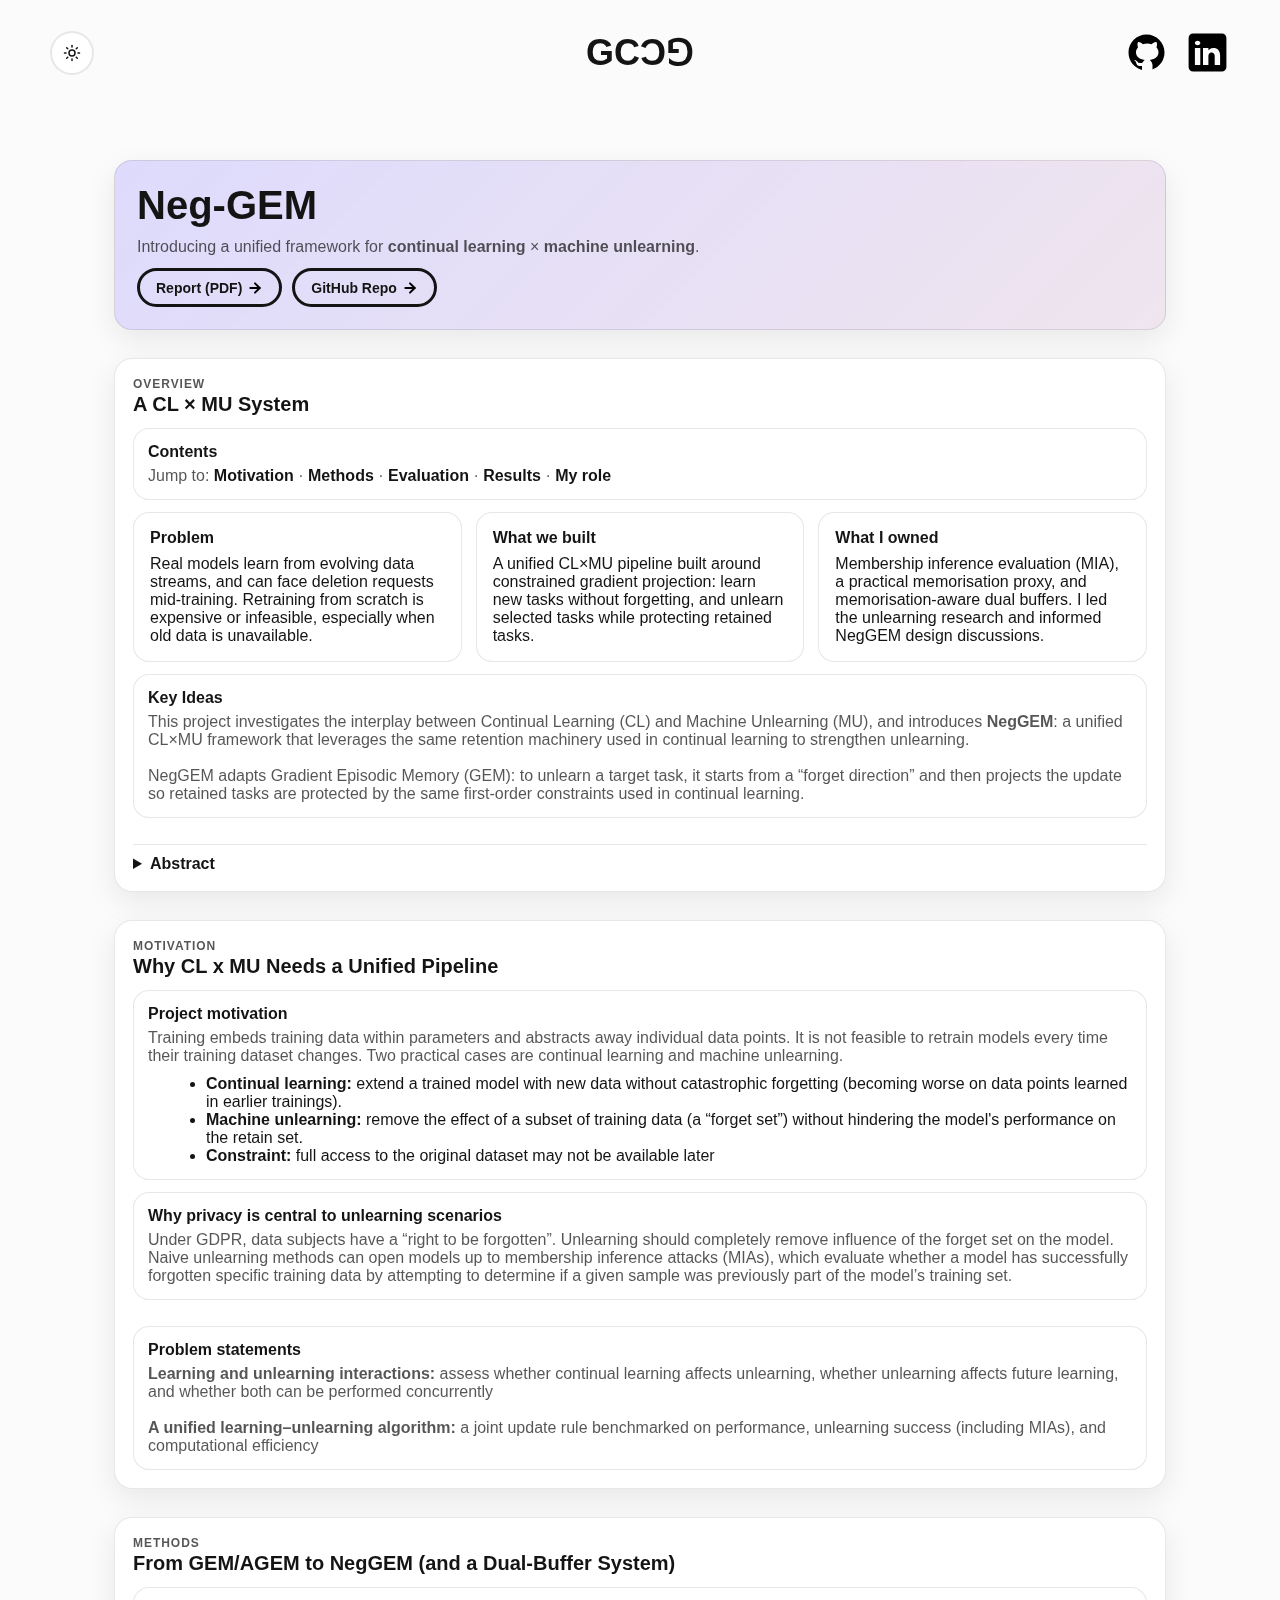
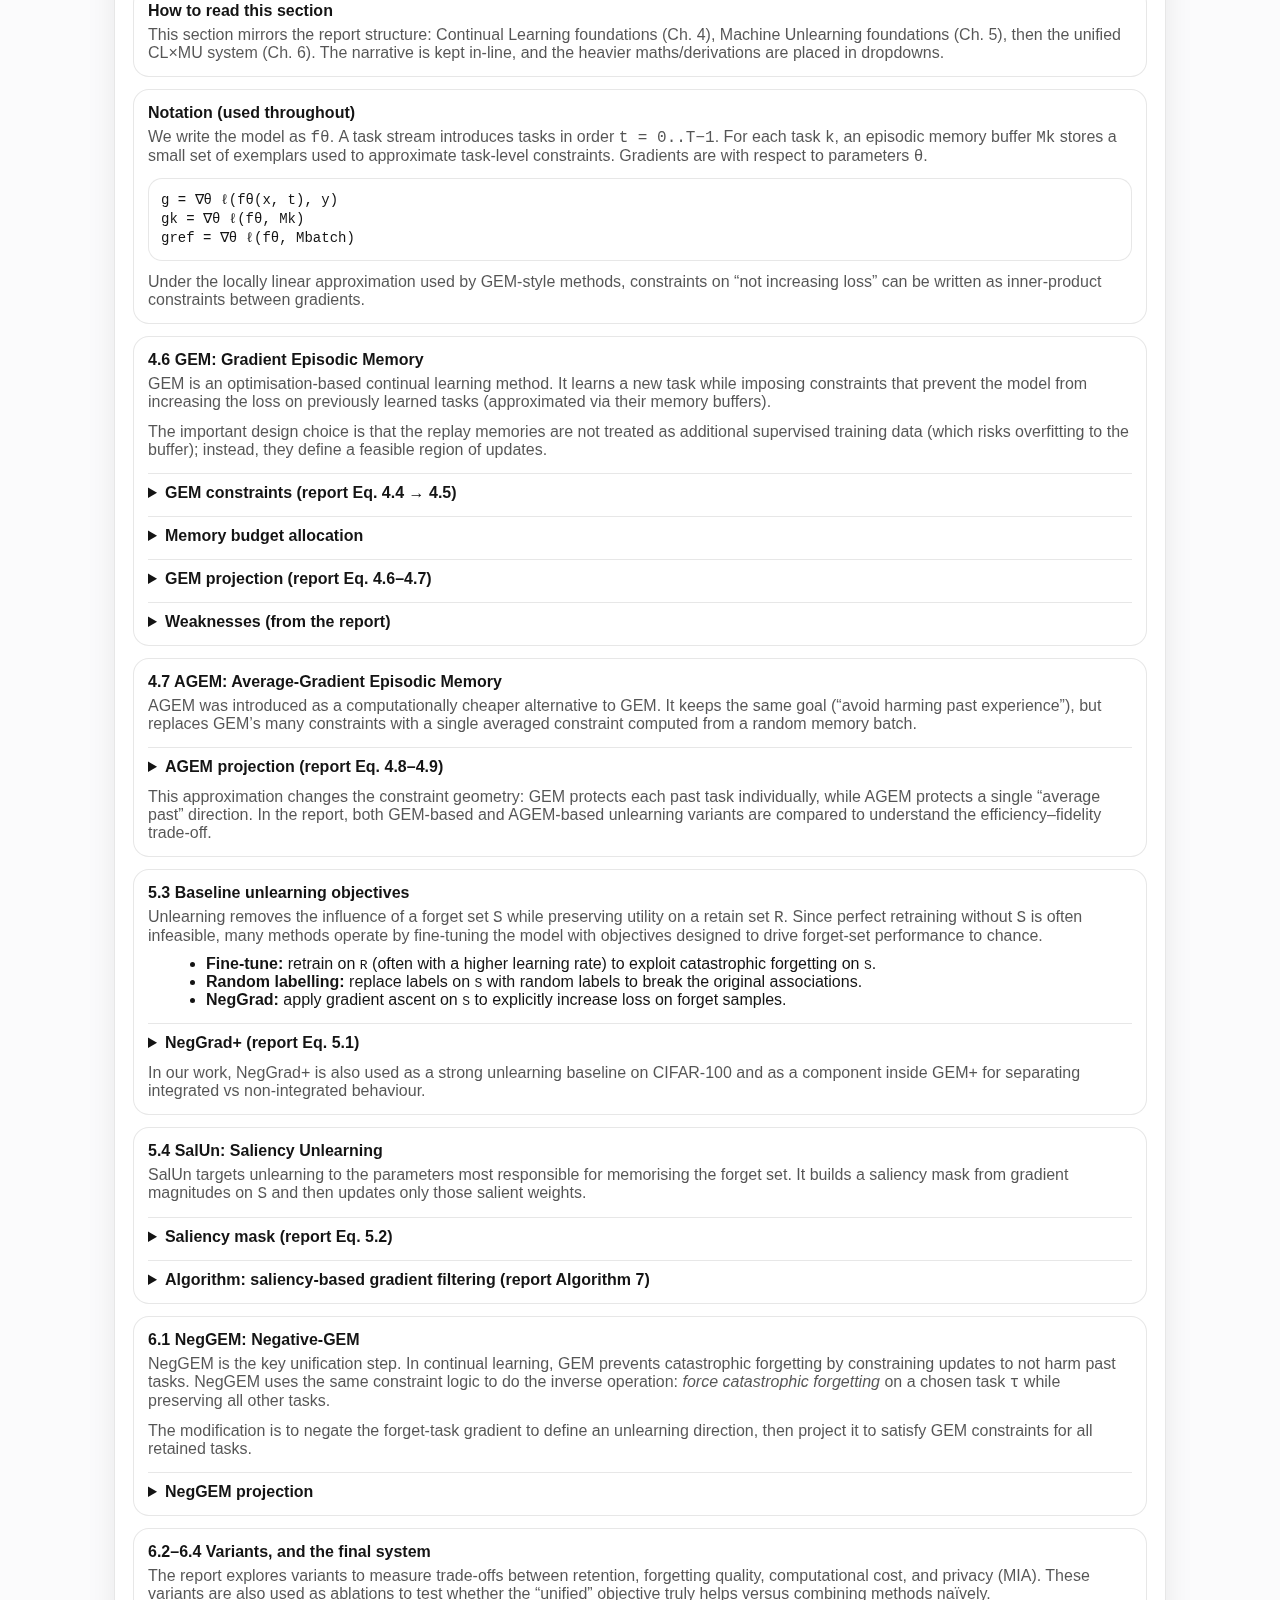
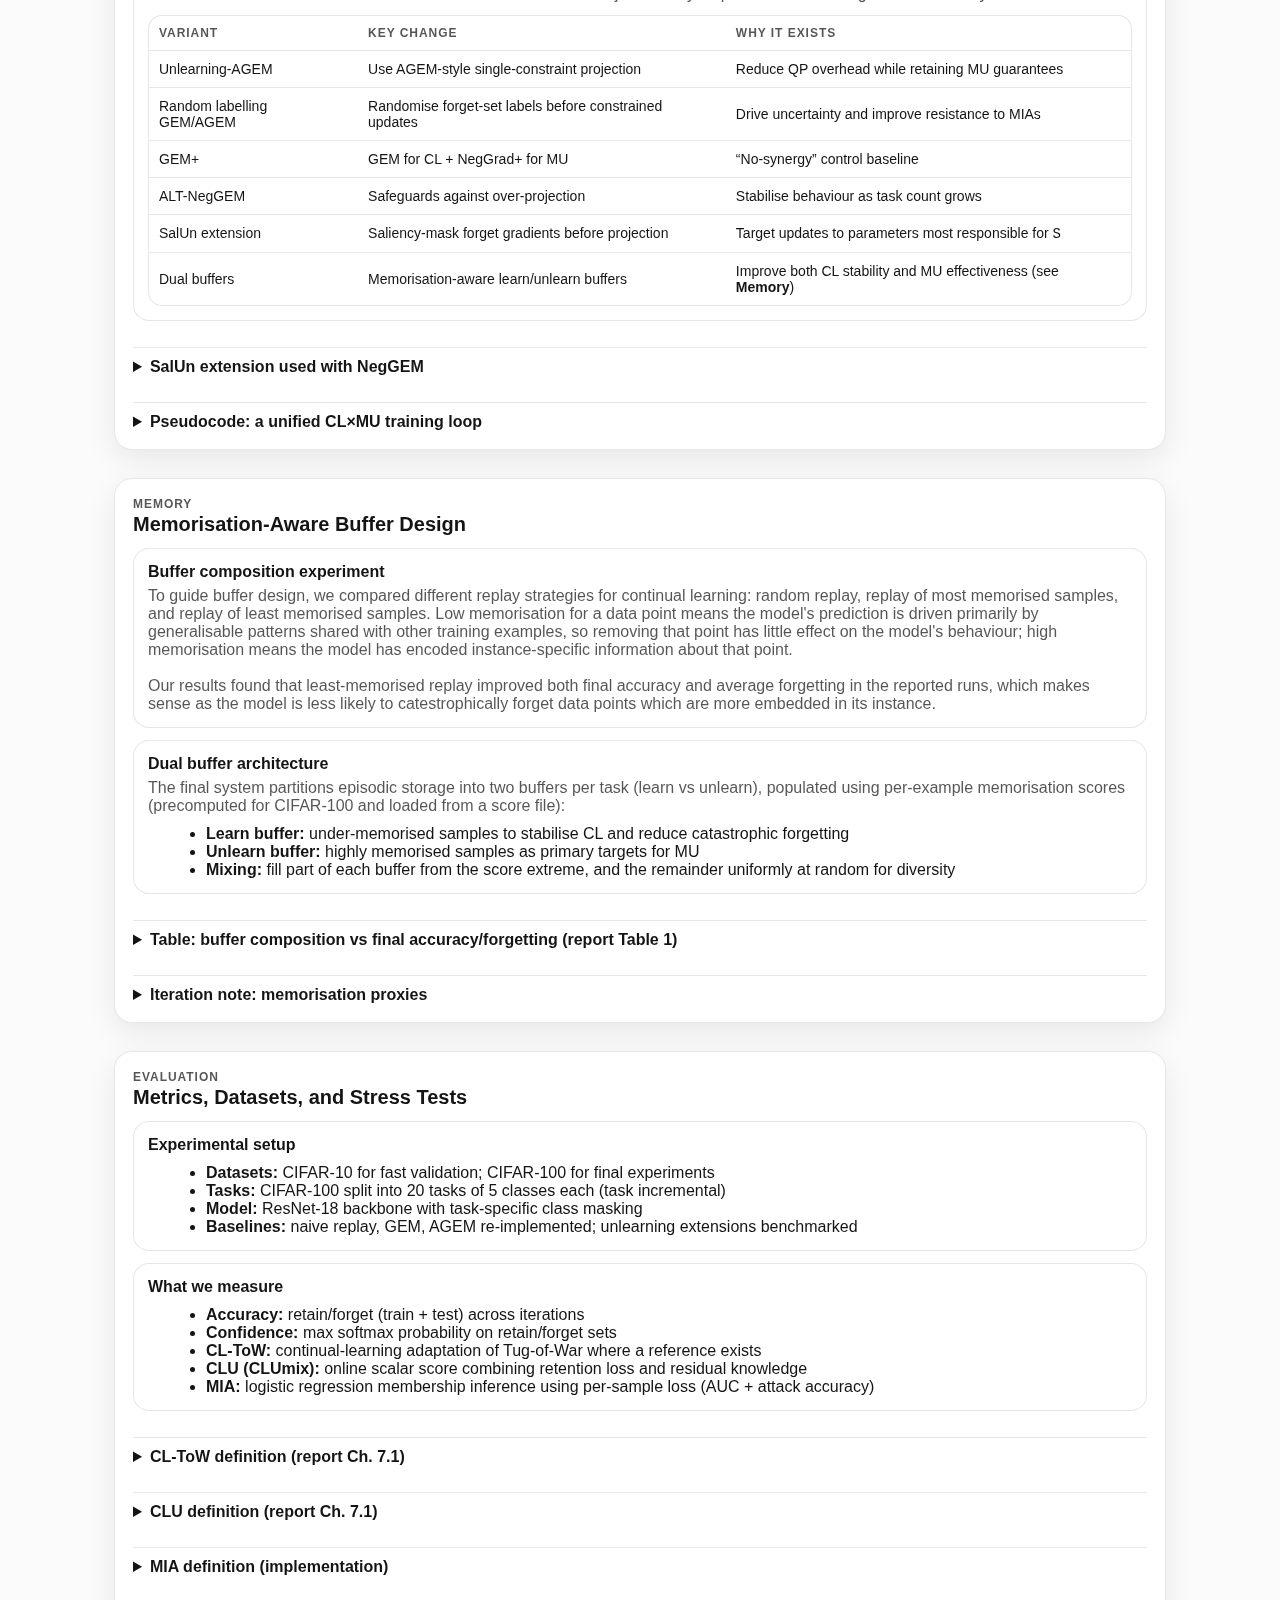
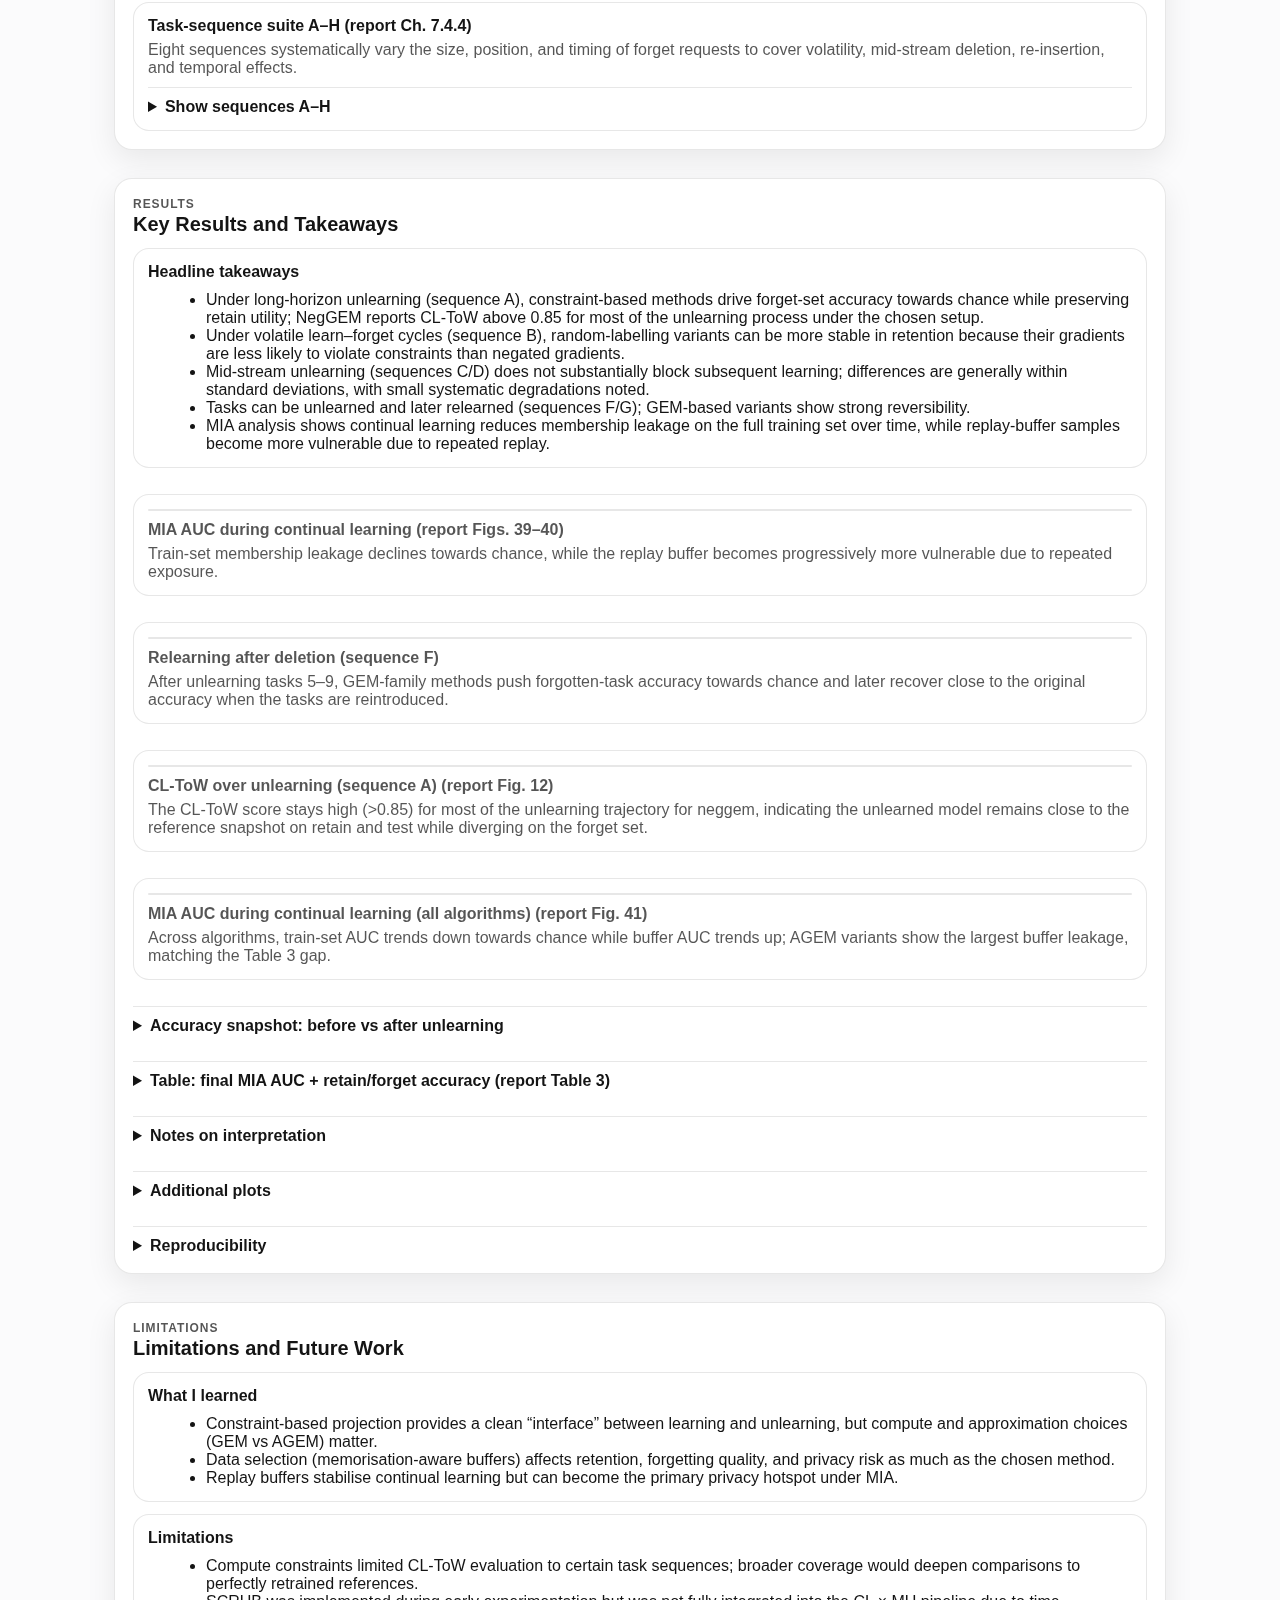
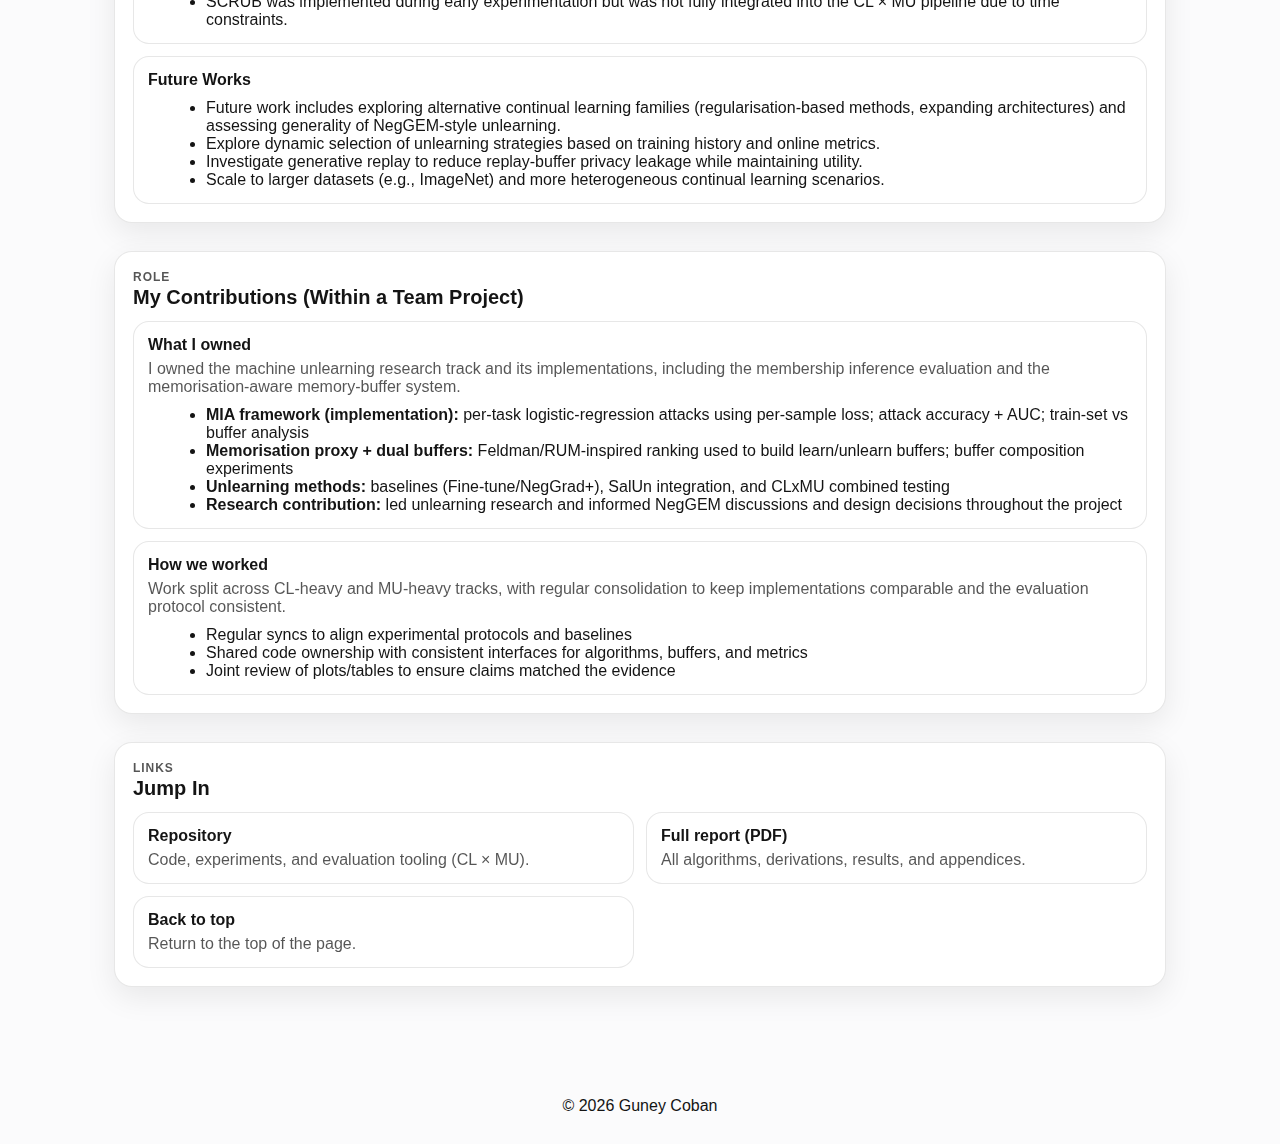
<file: projects/neg-gem.html>
<!DOCTYPE html>
<html lang="en" id="top">
  <head>
    <meta charset="utf-8">

    <link rel="icon" href="../assets/images/favicon.ico">
    <title>Neg-GEM</title>
    <meta name="description" content="A unified framework for continual learning × machine unlearning (NegGEM), with memorisation-aware buffers and membership inference evaluation.">
    <meta name="viewport" content="width=device-width, initial-scale=1">
    <script>
      try {
        document.documentElement.dataset.theme = localStorage.getItem('theme') || 'light'
      } catch (_) {
        document.documentElement.dataset.theme = 'light'
      }
    </script>

    <link rel="stylesheet" href="../css/site.css">
    <link rel="stylesheet" href="../css/projects.css">

    <script defer src="../js/script.js"></script>
  </head>
  <body class="project-theme-glass project-page-neg-gem" data-root="../">
    <div id="navbar"></div>

    <div id="main-content">
      <div class="project-shell">
        <div class="project-hero">
          <div class="hero-top">
            <div class="main-title">Neg-GEM</div>
            <div class="body-text hero-subtitle">
              Introducing a unified framework for <b>continual learning</b> × <b>machine unlearning</b>.
            </div>
          </div>

          <div class="hero-actions">
            <a class="button" href="../assets/pdfs/neg-gem.pdf">
              <span class="button-text">Report (PDF)</span>
              <img src="../assets/icons/arrow-right.svg" class="button-icon" alt="">
            </a>
            <a class="button" href="https://github.com/DROP-TABLE-CS407/Machine-Unlearning-x-Continual-Learning">
              <span class="button-text">GitHub Repo</span>
              <img src="../assets/icons/arrow-right.svg" class="button-icon" alt="">
            </a>
          </div>
        </div>

        <div class="section" id="overview">
          <div class="section-header-row">
            <div>
              <div class="section-kicker">Overview</div>
              <h2 class="section-title subheader-text">A CL × MU System</h2>
            </div>
          </div>
          <div class="section-body">
            <div class="ng-card">
              <div class="ng-card-title">Contents</div>
              <div class="body-text ng-muted ng-contents">
                Jump to:
                <a href="#motivation">Motivation</a> ·
                <a href="#methods">Methods</a> ·
                <a href="#evaluation">Evaluation</a> ·
                <a href="#results">Results</a> ·
                <a href="#contribution">My role</a>
              </div>
            </div>

            <div class="highlights-grid">
              <div class="highlight">
                <div class="highlight-title">Problem</div>
                <div class="body-text">
                  Real models learn from evolving data streams, and can face deletion requests mid-training. Retraining from scratch is expensive or infeasible, especially when old data is unavailable.
                </div>
              </div>
              <div class="highlight">
                <div class="highlight-title">What we built</div>
                <div class="body-text">
                  A unified CL×MU pipeline built around constrained gradient projection: learn new tasks without forgetting, and unlearn selected tasks while protecting retained tasks.
                </div>
              </div>
              <div class="highlight">
                <div class="highlight-title">What I owned</div>
                <div class="body-text">
                  Membership inference evaluation (MIA), a practical memorisation proxy, and memorisation-aware dual buffers. I led the unlearning research and informed NegGEM design discussions.
                </div>
              </div>
            </div>

            <div class="ng-card">
              <div class="ng-card-title">Key Ideas</div>
              <div class="body-text ng-muted">
                This project investigates the interplay between Continual Learning (CL) and Machine Unlearning (MU), and introduces
                <b>NegGEM</b>: a unified CL×MU framework that leverages the same retention machinery used in continual learning to strengthen unlearning.
              </div>
              &nbsp;
              <div class="body-text ng-muted">
                NegGEM adapts Gradient Episodic Memory (GEM): to unlearn a target task, it starts from a “forget direction” and then projects the update so retained tasks are protected by the same first-order constraints used in continual learning.
              </div>
            </div>

            <details class="details u-mt-14">
              <summary>Abstract</summary>
              <div class="body-text ng-muted u-mt-10">
                In the modern era of data privacy and evolving machine learning applications, the
                ability to selectively forget previously learned information has become just as
                important as learning new knowledge. In this report, we investigate the interplay
                between continual learning and machine unlearning, two areas traditionally
                treated as separate. We introduce NegGEM, a novel framework that demonstrates
                how information retained during learning can be effectively leveraged to enhance
                unlearning. Our work develops multiple variations of this unified approach,
                including Unlearning-AGEM, Random Labelling GEM/AGEM, GEM+, and
                ALT-NegGEM, exploring trade-offs between stability, plasticity, forgetting quality,
                and computational efficiency. Extensive evaluations, including Membership
                Inference Attack (MIA) testing, confirm that integrating learning and unlearning
                objectives can improve unlearning success while preserving model utility. Our
                findings suggest a promising direction for building more adaptable and
                privacy-preserving machine learning systems.
              </div>
            </details>
          </div>
        </div>

        <div class="section" id="motivation">
          <div class="section-header-row">
            <div>
              <div class="section-kicker">Motivation</div>
              <h2 class="section-title subheader-text">Why CL x MU Needs a Unified Pipeline</h2>
            </div>
          </div>
          <div class="section-body">
            <div class="ng-card">
              <div class="ng-card-title">Project motivation</div>
              <div class="body-text ng-muted">
                Training embeds training data within parameters and abstracts away individual data points. It is not feasible to retrain models every time their training dataset changes.
                Two practical cases are continual learning and machine unlearning.
              </div>
              <ul class="bullet-list">
                <li><b>Continual learning:</b> extend a trained model with new data without catastrophic forgetting (becoming worse on data points learned in earlier trainings).</li>
                <li><b>Machine unlearning:</b> remove the effect of a subset of training data (a “forget set”) without hindering the model's performance on the retain set.</li>
                <li><b>Constraint:</b> full access to the original dataset may not be available later</li>
              </ul>
            </div>

            <div class="ng-card">
              <div class="ng-card-title">Why privacy is central to unlearning scenarios</div>
              <div class="body-text ng-muted">
                Under GDPR, data subjects have a “right to be forgotten”. Unlearning should completely remove influence of the forget set on the model.
                Naive unlearning methods can open models up to membership inference attacks (MIAs), which evaluate whether a model has successfully forgotten specific training data by attempting to determine if a given sample was previously part of the model’s training set.
              </div>
            </div>

            <div class="ng-card u-mt-14">
              <div class="ng-card-title">Problem statements</div>
              <div class="body-text ng-muted">
                <b>Learning and unlearning interactions:</b> assess whether continual learning affects unlearning, whether unlearning affects future learning, and whether both can be performed concurrently
                <br><br>
                <b>A unified learning–unlearning algorithm:</b> a joint update rule benchmarked on performance, unlearning success (including MIAs), and computational efficiency
              </div>
            </div>
          </div>
        </div>

        <div class="section" id="methods">
          <div class="section-header-row">
            <div>
              <div class="section-kicker">Methods</div>
              <h2 class="section-title subheader-text">From GEM/AGEM to NegGEM (and a Dual-Buffer System)</h2>
            </div>
          </div>
          <div class="section-body">
            <div class="ng-card">
              <div class="ng-card-title">How to read this section</div>
              <div class="body-text ng-muted">
                This section mirrors the report structure: Continual Learning foundations (Ch. 4), Machine Unlearning foundations (Ch. 5), then the unified CL×MU system (Ch. 6).
                The narrative is kept in-line, and the heavier maths/derivations are placed in dropdowns.
              </div>
            </div>



            <div class="ng-card">
              <div class="ng-card-title">Notation (used throughout)</div>
              <div class="body-text ng-muted">
                We write the model as <code>fθ</code>. A task stream introduces tasks in order <code>t = 0..T−1</code>.
                For each task <code>k</code>, an episodic memory buffer <code>Mk</code> stores a small set of exemplars used to approximate task-level constraints.
                Gradients are with respect to parameters <code>θ</code>.
              </div>
              <div class="ng-eqn u-mt-12">
                g = ∇θ ℓ(fθ(x, t), y)
                <br>
                gk = ∇θ ℓ(fθ, Mk)
                <br>
                gref = ∇θ ℓ(fθ, Mbatch)
              </div>
              <div class="body-text ng-muted u-mt-12">
                Under the locally linear approximation used by GEM-style methods, constraints on “not increasing loss” can be written as inner-product constraints between gradients.
              </div>
            </div>

            <div class="ng-card">
              <div class="ng-card-title">4.6 GEM: Gradient Episodic Memory</div>
              <div class="body-text ng-muted">
                GEM is an optimisation-based continual learning method. It learns a new task while imposing constraints that prevent the model from increasing the loss
                on previously learned tasks (approximated via their memory buffers).
              </div>
              <div class="body-text ng-muted u-mt-12">
                The important design choice is that the replay memories are not treated as additional supervised training data (which risks overfitting to the buffer);
                instead, they define a feasible region of updates.
              </div>
              <details class="details u-mt-14">
                <summary>GEM constraints (report Eq. 4.4 → 4.5)</summary>
                <div class="ng-eqn u-mt-12">
                  minimiseθ  ℓ(fθ(x, t), y)
                  <br>
                  s.t.  ℓ(fθ, Mk) ≤ ℓ(ft−1θ, Mk)  for all k &lt; t
                  <br><br>
                  (local linearisation)  ⟨g, gk⟩ ≥ 0  for all k &lt; t
                </div>
              </details>
              <details class="details u-mt-14">
                <summary>Memory budget allocation</summary>
                <div class="body-text ng-muted u-mt-10">
                  GEM assumes a fixed episodic memory budget <code>M</code>. When the total number of tasks <code>T</code> is known in advance, a simple policy allocates a fixed per-task quota.
                  In our experiments, <code>T</code> is predetermined, so this allocation is constant across the stream.
                </div>
                <div class="ng-eqn u-mt-12">
                  m = M / T  exemplars per task
                </div>
              </details>
              <details class="details u-mt-14">
                <summary>GEM projection (report Eq. 4.6–4.7)</summary>
                <div class="ng-eqn u-mt-12">
                  g̃ = argmin<sub>g̃</sub> ½‖g − g̃‖²  s.t.  ⟨g̃, gk⟩ ≥ 0  for all k &lt; t
                  <br><br>
                  Dual form: minimisev  ½ vᵀ G Gᵀ v + gᵀ Gᵀ v  s.t. v ≥ 0
                  <br>
                  where G = (g1, …, g<sub>t−1</sub>)
                </div>
              </details>
              <details class="details u-mt-14">
                <summary>Weaknesses (from the report)</summary>
                <ul class="bullet-list u-mt-10">
                  <li><b>QP overhead:</b> the projection step introduces CPU-bound compute that grows with the number of tasks/constraints.</li>
                  <li><b>Buffer dependence:</b> replay buffers help stability, but they can become privacy hotspots and complicate GDPR-style constraints.</li>
                  <li><b>Restricted updates:</b> aggressive projection can make learning new tasks harder when constraints conflict.</li>
                </ul>
              </details>
            </div>

            <div class="ng-card">
              <div class="ng-card-title">4.7 AGEM: Average-Gradient Episodic Memory</div>
              <div class="body-text ng-muted">
                AGEM was introduced as a computationally cheaper alternative to GEM. It keeps the same goal (“avoid harming past experience”), but replaces GEM’s many constraints
                with a single averaged constraint computed from a random memory batch.
              </div>
              <details class="details u-mt-14">
                <summary>AGEM projection (report Eq. 4.8–4.9)</summary>
                <div class="ng-eqn u-mt-12">
                  g̃ = argmin<sub>g̃</sub> ½‖g − g̃‖²  s.t.  ⟨g̃, gref⟩ ≥ 0
                  <br><br>
                  if ⟨g, gref⟩ &lt; 0 then  g̃ = g − (gᵀgref / grefᵀgref) gref
                </div>
              </details>
              <div class="body-text ng-muted u-mt-12">
                This approximation changes the constraint geometry: GEM protects each past task individually, while AGEM protects a single “average past” direction.
                In the report, both GEM-based and AGEM-based unlearning variants are compared to understand the efficiency–fidelity trade-off.
              </div>
            </div>

            <div class="ng-card">
              <div class="ng-card-title">5.3 Baseline unlearning objectives</div>
              <div class="body-text ng-muted">
                Unlearning removes the influence of a forget set <code>S</code> while preserving utility on a retain set <code>R</code>.
                Since perfect retraining without <code>S</code> is often infeasible, many methods operate by fine-tuning the model with objectives designed to drive forget-set performance to chance.
              </div>
              <ul class="bullet-list">
                <li><b>Fine-tune:</b> retrain on <code>R</code> (often with a higher learning rate) to exploit catastrophic forgetting on <code>S</code>.</li>
                <li><b>Random labelling:</b> replace labels on <code>S</code> with random labels to break the original associations.</li>
                <li><b>NegGrad:</b> apply gradient ascent on <code>S</code> to explicitly increase loss on forget samples.</li>
              </ul>
              <details class="details u-mt-14">
                <summary>NegGrad+ (report Eq. 5.1)</summary>
                <div class="body-text ng-muted u-mt-10">
                  NegGrad+ combines retention and forgetting in a single objective: it performs descent on <code>R</code> and ascent on <code>S</code>, with <code>α</code> controlling the trade-off.
                </div>
                <div class="ng-eqn u-mt-12">
                  L(w) = α · (1/|R|) Σ l(f(xi; w), yi)  −  (1 − α) · (1/|S|) Σ l(f(xj; w), yj)
                </div>
              </details>
              <div class="body-text ng-muted u-mt-12">
                In our work, NegGrad+ is also used as a strong unlearning baseline on CIFAR-100 and as a component inside GEM+ for separating integrated vs non-integrated behaviour.
              </div>
            </div>

            <div class="ng-card">
              <div class="ng-card-title">5.4 SalUn: Saliency Unlearning</div>
              <div class="body-text ng-muted">
                SalUn targets unlearning to the parameters most responsible for memorising the forget set. It builds a saliency mask from gradient magnitudes on <code>S</code> and then updates only those salient weights.
              </div>
              <details class="details u-mt-14">
                <summary>Saliency mask (report Eq. 5.2)</summary>
                <div class="ng-eqn u-mt-12">
                  ms = ( |∇θ ℓf(θ; S)|<sub>θ=θ0</sub> ≥ γ )
                </div>
              </details>
              <details class="details u-mt-14">
                <summary>Algorithm: saliency-based gradient filtering (report Algorithm 7)</summary>
                <div class="ng-eqn u-mt-12">
                  Input: forget gradient gτ, threshold p
                  <br>
                  1) grad = Flatten(gτ)
                  <br>
                  2) cutoff = Quantile<sub>1−p</sub>(|grad|)
                  <br>
                  3) mask = (|grad| ≥ cutoff)
                  <br>
                  4) grad = grad × mask
                  <br>
                  Output: filtered gradient gsalτ (reshaped), mask
                </div>
              </details>
            </div>

            <div class="ng-card">
              <div class="ng-card-title">6.1 NegGEM: Negative-GEM</div>
              <div class="body-text ng-muted">
                NegGEM is the key unification step. In continual learning, GEM prevents catastrophic forgetting by constraining updates to not harm past tasks.
                NegGEM uses the same constraint logic to do the inverse operation: <i>force catastrophic forgetting</i> on a chosen task <code>τ</code> while preserving all other tasks.
              </div>
              <div class="body-text ng-muted u-mt-12">
                The modification is to negate the forget-task gradient to define an unlearning direction, then project it to satisfy GEM constraints for all retained tasks.
              </div>
              <details class="details u-mt-14">
                <summary>NegGEM projection</summary>
                <div class="ng-eqn u-mt-12">
                  gunlearn = −gτ
                  <br>
                  gnew = argmin<sub>g</sub> ½‖gunlearn − g‖²  s.t.  ⟨g, gk⟩ ≥ 0  for all k ∈ K
                </div>
                <div class="body-text ng-muted u-mt-10">
                  Under GEM’s local linearity argument, the constraints imply the update will not increase retained-task losses to first order, while the base direction targets forgetting of <code>τ</code>.
                </div>
              </details>
            </div>

            <div class="ng-card">
              <div class="ng-card-title">6.2–6.4 Variants, and the final system</div>
              <div class="body-text ng-muted">
                The report explores variants to measure trade-offs between retention, forgetting quality, computational cost, and privacy (MIA).
                These variants are also used as ablations to test whether the “unified” objective truly helps versus combining methods naïvely.
              </div>
              <div class="u-mt-12 u-overflow-auto">
                <table class="ng-table">
                  <thead>
                    <tr>
                      <th>Variant</th>
                      <th>Key change</th>
                      <th>Why it exists</th>
                    </tr>
                  </thead>
                  <tbody>
                    <tr>
                      <td>Unlearning-AGEM</td>
                      <td>Use AGEM-style single-constraint projection</td>
                      <td>Reduce QP overhead while retaining MU guarantees</td>
                    </tr>
                    <tr>
                      <td>Random labelling GEM/AGEM</td>
                      <td>Randomise forget-set labels before constrained updates</td>
                      <td>Drive uncertainty and improve resistance to MIAs</td>
                    </tr>
                    <tr>
                      <td>GEM+</td>
                      <td>GEM for CL + NegGrad+ for MU</td>
                      <td>“No-synergy” control baseline</td>
                    </tr>
                    <tr>
                      <td>ALT-NegGEM</td>
                      <td>Safeguards against over-projection</td>
                      <td>Stabilise behaviour as task count grows</td>
                    </tr>
                    <tr>
                      <td>SalUn extension</td>
                      <td>Saliency-mask forget gradients before projection</td>
                      <td>Target updates to parameters most responsible for <code>S</code></td>
                    </tr>
                    <tr>
                      <td>Dual buffers</td>
                      <td>Memorisation-aware learn/unlearn buffers</td>
                      <td>Improve both CL stability and MU effectiveness (see <a class="ng-contents-link" href="#buffers">Memory</a>)</td>
                    </tr>
                  </tbody>
                </table>
              </div>
            </div>
            <details class="details u-mt-14">
              <summary>SalUn extension used with NegGEM</summary>
              <div class="body-text ng-muted u-mt-10">
                In our integrated pipeline, we apply SalUn to the forget-task gradient before the NegGEM projection step. This concentrates the constrained update on salient parameters and reduces unnecessary parameter drift.
              </div>
              <div class="ng-eqn u-mt-12">
                gτ → gsalτ  (saliency filtering)
                <br>
                gunlearn = −gsalτ
                <br>
                gnew = NegGEM_Project(gunlearn, {gk | k ∈ K})
              </div>
            </details>
            <details class="details u-mt-14">
              <summary>Pseudocode: a unified CL×MU training loop</summary>
              <div class="ng-eqn u-mt-12">
                for event in stream:
                <br>
                &nbsp;&nbsp;if event == learn(task t):
                <br>
                &nbsp;&nbsp;&nbsp;&nbsp;g = ∇θ ℓt(θ; batch)
                <br>
                &nbsp;&nbsp;&nbsp;&nbsp;g = GEM_or_AGEM_Project(g, memories)
                <br>
                &nbsp;&nbsp;&nbsp;&nbsp;θ ← θ − η·g
                <br>
                &nbsp;&nbsp;if event == forget(task τ):
                <br>
                &nbsp;&nbsp;&nbsp;&nbsp;gτ = ∇θ ℓτ(θ; forget-buffer)
                <br>
                &nbsp;&nbsp;&nbsp;&nbsp;gτ = SalUn_Filter(gτ) &nbsp;&nbsp;# optional
                <br>
                &nbsp;&nbsp;&nbsp;&nbsp;g = NegGEM_Project(−gτ, retained-memories)
                <br>
                &nbsp;&nbsp;&nbsp;&nbsp;θ ← θ − η·g
              </div>
              <div class="body-text ng-muted u-mt-10">
                In practice, the details are in how the memory buffers are constructed and sampled (see <a href="#buffers">Memory</a>) and how unlearning success is evaluated beyond accuracy (see <a href="#evaluation">Evaluation</a>).
              </div>
            </details>
          </div>
        </div>

        <div class="section" id="buffers">
          <div class="section-header-row">
            <div>
              <div class="section-kicker">Memory</div>
              <h2 class="section-title subheader-text">Memorisation-Aware Buffer Design</h2>
            </div>
          </div>
          <div class="section-body">
            <div class="ng-card">
              <div class="ng-card-title">Buffer composition experiment</div>
              <div class="body-text ng-muted">
                To guide buffer design, we compared different replay strategies for continual learning: random replay, replay of most memorised samples, and replay of least memorised samples.
                Low memorisation for a data point means the model's prediction is driven primarily by generalisable patterns shared with other training examples, so removing that point has little effect on the model's behaviour; high memorisation means the model has encoded instance-specific information about that point.
                <br><br>
                Our results found that least-memorised replay improved both final accuracy and average forgetting in the reported runs, which makes sense as the model is less likely to catestrophically forget data points which are more embedded in its instance.
              </div>
            </div>
            <div class="ng-card">
              <div class="ng-card-title">Dual buffer architecture</div>
              <div class="body-text ng-muted">
                The final system partitions episodic storage into two buffers per task (learn vs unlearn), populated using per-example memorisation scores
                (precomputed for CIFAR-100 and loaded from a score file):
              </div>
              <ul class="bullet-list">
                <li><b>Learn buffer:</b> under-memorised samples to stabilise CL and reduce catastrophic forgetting</li>
                <li><b>Unlearn buffer:</b> highly memorised samples as primary targets for MU</li>
                <li><b>Mixing:</b> fill part of each buffer from the score extreme, and the remainder uniformly at random for diversity</li>
              </ul>
            </div>

            <details class="details u-mt-14">
              <summary>Table: buffer composition vs final accuracy/forgetting (report Table 1)</summary>
              <div class="u-mt-12 u-overflow-auto">
                <table class="ng-table">
                  <thead>
                    <tr>
                      <th>Buffer config</th>
                      <th>Final acc (%)</th>
                      <th>Avg forget (%)</th>
                    </tr>
                  </thead>
                  <tbody>
                    <tr>
                      <td>Random</td>
                      <td>65.15 ± 0.58</td>
                      <td>5.42 ± 0.61</td>
                    </tr>
                    <tr>
                      <td>Most memorised</td>
                      <td>66.48 ± 1.39</td>
                      <td>4.01 ± 0.92</td>
                    </tr>
                    <tr class="ng-row-strong">
                      <td>Least memorised</td>
                      <td>67.95 ± 1.80</td>
                      <td>3.37 ± 0.41</td>
                    </tr>
                  </tbody>
                </table>
              </div>
            </details>

            <details class="details u-mt-14">
              <summary>Iteration note: memorisation proxies</summary>
              <div class="body-text ng-muted u-mt-10">
                Early memorisation experiments used an estimator that did not align with literature-recommended approaches; this was flagged in supervision and informed later improvements to the proxy used for buffer selection.
              </div>
            </details>
          </div>
        </div>

        <div class="section" id="evaluation">
          <div class="section-header-row">
            <div>
              <div class="section-kicker">Evaluation</div>
              <h2 class="section-title subheader-text">Metrics, Datasets, and Stress Tests</h2>
            </div>
          </div>
          <div class="section-body">
            <div class="ng-card">
              <div class="ng-card-title">Experimental setup</div>
              <ul class="bullet-list">
                <li><b>Datasets:</b> CIFAR-10 for fast validation; CIFAR-100 for final experiments</li>
                <li><b>Tasks:</b> CIFAR-100 split into 20 tasks of 5 classes each (task incremental)</li>
                <li><b>Model:</b> ResNet-18 backbone with task-specific class masking</li>
                <li><b>Baselines:</b> naive replay, GEM, AGEM re-implemented; unlearning extensions benchmarked</li>
              </ul>
            </div>

            <div class="ng-card">
              <div class="ng-card-title">What we measure</div>
              <ul class="bullet-list">
                <li><b>Accuracy:</b> retain/forget (train + test) across iterations</li>
                <li><b>Confidence:</b> max softmax probability on retain/forget sets</li>
                <li><b>CL-ToW:</b> continual-learning adaptation of Tug-of-War where a reference exists</li>
                <li><b>CLU (CLUmix):</b> online scalar score combining retention loss and residual knowledge</li>
                <li><b>MIA:</b> logistic regression membership inference using per-sample loss (AUC + attack accuracy)</li>
              </ul>
            </div>

            <details class="details u-mt-14">
              <summary>CL-ToW definition (report Ch. 7.1)</summary>
              <div class="body-text ng-muted u-mt-10">
                CL-ToW adapts the Tug-of-War (ToW) metric to a continual learning + unlearning stream by comparing the unlearned model to a matching reference snapshot.
                This is most natural in sequences where the retain/forget split at an unlearning step existed earlier in the learning-only phase.
              </div>
              <div class="ng-eqn u-mt-12">
                ToW(θ<sub>u</sub>, θ<sub>r</sub>, S, R, D<sub>test</sub>) =
                (1 − da(θ<sub>u</sub>, θ<sub>r</sub>, S)) · (1 − da(θ<sub>u</sub>, θ<sub>r</sub>, R)) · (1 − da(θ<sub>u</sub>, θ<sub>r</sub>, D<sub>test</sub>))
                <br>
                da(θ<sub>u</sub>, θ<sub>r</sub>, D) = |a(θ<sub>u</sub>, D) − a(θ<sub>r</sub>, D)|
                <br><br>
                S<sub>t</sub> = {D<sub>i</sub> | 0 &lt; i &lt; t, G<sub>i</sub> &lt; 0}
                <br>
                R<sub>t</sub> = {D<sub>i</sub> | 0 ≤ i &lt; t, G<sub>i</sub> &gt; 0} &setminus; S<sub>t</sub>
                <br><br>
                CL-ToW(t) =
                (1 − da(θ<sub>u</sub>(t), θ<sub>r</sub>(t), S<sub>t</sub>)) ·
                (1 − da(θ<sub>u</sub>(t), θ<sub>r</sub>(t), R<sub>t</sub>)) ·
                (1 − da(θ<sub>u</sub>(t), θ<sub>r</sub>(t), D<sub>test</sub>)),  if t &gt; t0
                <br>
                CL-ToW(t) = 1,  if t ≤ t0
              </div>
              <div class="body-text ng-muted u-mt-12">
                Here <code>t0</code> denotes the final learning step before the first unlearning request, and <code>θr(t)</code> is the matching reference snapshot used for comparison at step <code>t</code>.
                CL-ToW is only well-defined when a matching reference exists for the same retain/forget split (e.g., learn <code>{0..19}</code> then forget <code>{−19..−0}</code>).
                In other sequences, we rely more heavily on CLU/CLUmix and direct retain/forget accuracy.
              </div>
            </details>

            <details class="details u-mt-14">
              <summary>CLU definition (report Ch. 7.1)</summary>
              <div class="ng-eqn u-mt-12">
                Lret(t) = (1/|Rt|) Σ<sub>j∈Rt</sub> max(0, aanchor<sub>j</sub> − aj(t))
                <br>
                Lres(t) = (1/|St|) Σ<sub>j∈St</sub> max(0, aj(t) − arand<sub>j</sub>)
                <br>
                CLU(t) = (1 − Lret(t)) (1 − Lres(t))  ∈ [0, 1]
              </div>
              <div class="body-text ng-muted u-mt-12">
                Anchor accuracies are recorded when a task is first learned; chance accuracy is 0.2 for the 5-way tasks used in the main experiments.
              </div>
            </details>

            <details class="details u-mt-14">
              <summary>MIA definition (implementation)</summary>
              <div class="body-text ng-muted u-mt-10">
                I implemented the project’s loss-based membership inference attack (SCRUB-inspired). For each task, we train a simple binary classifier to distinguish
                <i>member</i> samples (seen by the model during training) from <i>non-member</i> samples (held-out test data), using the model’s per-sample cross-entropy loss as the only feature.
              </div>
              <ul class="bullet-list u-mt-10">
                <li><b>Attack model:</b> logistic regression on a 1D feature (loss)</li>
                <li><b>Inputs:</b> per task, member set (either full task train set or the replay-buffer subset) vs non-member set (task test set)</li>
                <li><b>Balanced sampling:</b> sample equal counts from each set; split into train/eval halves</li>
                <li><b>Stabilisation:</b> clip losses to ±400 before fitting</li>
                <li><b>Outputs:</b> ROC-AUC and attack accuracy; 5-fold CV accuracy reported on the training split</li>
              </ul>
            </details>

            <div class="ng-card u-mt-14">
              <div class="ng-card-title">Task-sequence suite A–H (report Ch. 7.4.4)</div>
              <div class="body-text ng-muted">
                Eight sequences systematically vary the size, position, and timing of forget requests to cover volatility, mid-stream deletion, re-insertion, and temporal effects.
              </div>
              <details class="details u-mt-10">
                <summary>Show sequences A–H</summary>
                <div class="body-text ng-muted u-mt-10">
                  Sequences are written as a list of task IDs; positive values denote learn steps and negative values denote unlearning that task.
                </div>
                <div class="ng-eqn u-mt-12">
                  A: {0..19, −19..−1}
                  <br>
                  B: {0, 1, −1, 1, 2, −2, 2, …, 19}
                  <br>
                  C: {0..14, −14, −14, −13, −12, −11, −10, 15..19}
                  <br>
                  D: {0..9, −9, −8, −7, −6, −5, 10..19}
                  <br>
                  E: {0..19, −RandomTask}
                  <br>
                  F: {0..9, −9..−5, 10..19, 5..9}
                  <br>
                  G: {0..9, −9..−5, 10..14, 5..9, 15..19}
                  <br>
                  H: {0..19, −0, −4, −9, −14}
                </div>
              </details>
            </div>
          </div>
        </div>

        <div class="section" id="results">
          <div class="section-header-row">
            <div>
              <div class="section-kicker">Results</div>
              <h2 class="section-title subheader-text">Key Results and Takeaways</h2>
            </div>
          </div>
          <div class="section-body">
            <div class="ng-card">
              <div class="ng-card-title">Headline takeaways</div>
              <ul class="bullet-list">
                <li>Under long-horizon unlearning (sequence A), constraint-based methods drive forget-set accuracy towards chance while preserving retain utility; NegGEM reports CL-ToW above 0.85 for most of the unlearning process under the chosen setup.</li>
                <li>Under volatile learn–forget cycles (sequence B), random-labelling variants can be more stable in retention because their gradients are less likely to violate constraints than negated gradients.</li>
                <li>Mid-stream unlearning (sequences C/D) does not substantially block subsequent learning; differences are generally within standard deviations, with small systematic degradations noted.</li>
                <li>Tasks can be unlearned and later relearned (sequences F/G); GEM-based variants show strong reversibility.</li>
                <li>MIA analysis shows continual learning reduces membership leakage on the full training set over time, while replay-buffer samples become more vulnerable due to repeated replay.</li>
              </ul>
            </div>

            <figure class="ng-figure u-mt-14">
              <img class="ng-figure-img" src="../assets/neggem/mialearning.png" alt="Membership inference AUC during learning phase showing training-set AUC decreasing while replay-buffer AUC increases." loading="lazy" decoding="async">
              <figcaption class="body-text ng-muted">
                <div class="ng-figure-title">MIA AUC during continual learning (report Figs. 39–40)</div>
                Train-set membership leakage declines towards chance, while the replay buffer becomes progressively more vulnerable due to repeated exposure.
              </figcaption>
            </figure>

            <figure class="ng-figure u-mt-14">
              <img class="ng-figure-img" src="../assets/neggem/barsF4.png" alt="Bar chart comparing initial accuracy, post-unlearning accuracy, and re-learn accuracy for tasks 5–9 across algorithms." loading="lazy" decoding="async">
              <figcaption class="body-text ng-muted">
                <div class="ng-figure-title">Relearning after deletion (sequence F)</div>
                After unlearning tasks 5–9, GEM-family methods push forgotten-task accuracy towards chance and later recover close to the original accuracy when the tasks are reintroduced.
              </figcaption>
            </figure>

            <figure class="ng-figure u-mt-14">
              <img class="ng-figure-img" src="../assets/neggem/tow_scores_a4.png" alt="CL-ToW score over unlearning iterations for sequence A." loading="lazy" decoding="async">
              <figcaption class="body-text ng-muted">
                <div class="ng-figure-title">CL-ToW over unlearning (sequence A) (report Fig. 12)</div>
                The CL-ToW score stays high (>0.85) for most of the unlearning trajectory for neggem, indicating the unlearned model remains close to the reference snapshot on retain and test while diverging on the forget set.
              </figcaption>
            </figure>

            <figure class="ng-figure u-mt-14">
              <img class="ng-figure-img" src="../assets/neggem/miaAGEM.png" alt="Line plot of membership inference AUC across learning iterations for each algorithm, showing train-set AUC decreasing while replay-buffer AUC increases over time." loading="lazy" decoding="async">
              <figcaption class="body-text ng-muted">
                <div class="ng-figure-title">MIA AUC during continual learning (all algorithms) (report Fig. 41)</div>
                Across algorithms, train-set AUC trends down towards chance while buffer AUC trends up; AGEM variants show the largest buffer leakage, matching the Table 3 gap.
              </figcaption>
            </figure>

            <details class="details u-mt-14">
              <summary>Accuracy snapshot: before vs after unlearning</summary>
              <div class="body-text ng-muted u-mt-10">
                These plots summarise the unlearning trade-off: retained-task accuracy should stay high after unlearning, while forgotten-task accuracy should drop towards chance.
              </div>
              <figure class="ng-figure u-mt-12">
                <img class="ng-figure-img" src="../assets/neggem/e42.png" alt="Bar chart comparing retained-task accuracy before and after unlearning across algorithms." loading="lazy" decoding="async">
                <figcaption class="body-text ng-muted">
                  <div class="ng-figure-title">Retained-task accuracy before vs after unlearning</div>
                  Retain performance is largely preserved across methods; in this snapshot, NegGrad+ shows the largest drop after unlearning.
                </figcaption>
              </figure>
              <figure class="ng-figure u-mt-14">
                <img class="ng-figure-img" src="../assets/neggem/e41.png" alt="Bar chart comparing forgotten-task accuracy before and after unlearning across algorithms." loading="lazy" decoding="async">
                <figcaption class="body-text ng-muted">
                  <div class="ng-figure-title">Forgotten-task accuracy before vs after unlearning</div>
                  Most methods drop towards chance after unlearning; RL-AGEM remains noticeably higher in this test.
                </figcaption>
              </figure>
            </details>

            <details class="details u-mt-14">
              <summary>Table: final MIA AUC + retain/forget accuracy (report Table 3)</summary>
              <div class="body-text ng-muted u-mt-10">
                MIA AUC values are mean ± std. Retain/forget accuracies are mean percentages.
              </div>
              <div class="u-mt-12 u-overflow-auto">
                <table class="ng-table">
                  <thead>
                    <tr>
                      <th>Method</th>
                      <th>Train AUC</th>
                      <th>Buffer AUC</th>
                      <th>Retain acc</th>
                      <th>Forget acc</th>
                    </tr>
                  </thead>
                  <tbody>
                    <tr class="ng-row-strong">
                      <td>NegGEM</td>
                      <td>0.499 ± 0.022</td>
                      <td>0.533 ± 0.040</td>
                      <td>61.5</td>
                      <td>24.2</td>
                    </tr>
                    <tr>
                      <td>ALT-NegGEM</td>
                      <td>0.488 ± 0.026</td>
                      <td>0.532 ± 0.041</td>
                      <td>62.6</td>
                      <td>24.9</td>
                    </tr>
                    <tr>
                      <td>RL-GEM</td>
                      <td>0.489 ± 0.025</td>
                      <td>0.522 ± 0.052</td>
                      <td>59.2</td>
                      <td>22.5</td>
                    </tr>
                    <tr>
                      <td>NegGrad+</td>
                      <td>0.511 ± 0.026</td>
                      <td>0.570 ± 0.036</td>
                      <td>57.5</td>
                      <td>22.5</td>
                    </tr>
                    <tr>
                      <td>NegAGEM</td>
                      <td>0.506 ± 0.040</td>
                      <td>0.766 ± 0.053</td>
                      <td>56.8</td>
                      <td>25.3</td>
                    </tr>
                    <tr>
                      <td>RL-AGEM</td>
                      <td>0.523 ± 0.016</td>
                      <td>0.825 ± 0.037</td>
                      <td>56.8</td>
                      <td>23.0</td>
                    </tr>
                  </tbody>
                </table>
              </div>
            </details>

            <details class="details u-mt-14">
              <summary>Notes on interpretation</summary>
              <ul class="bullet-list u-mt-10">
                <li><b>Chance level:</b> main experiments use 5-way tasks, so chance accuracy is 0.2; “forget accuracy ≈ chance” is the targeted outcome.</li>
                <li><b>Why AUC?</b> MIA AUC is threshold-independent and makes it easier to compare privacy leakage across methods.</li>
                <li><b>Train vs buffer leakage:</b> replay buffers are repeatedly reused; the report observes that privacy risk concentrates in the buffer subset over time.</li>
                <li><b>AGEM variants:</b> buffer AUC separates methods much more strongly than train AUC in Table 3; this is one of the clearest privacy signals in the study.</li>
              </ul>
            </details>

            <details class="details u-mt-14">
              <summary>Additional plots</summary>
              <figure class="ng-figure u-mt-12">
                <img class="ng-figure-img" src="../assets/neggem/CLUB4.png" alt="CLUmix metric over iterations for task sequence B across algorithms." loading="lazy" decoding="async">
                <figcaption class="body-text ng-muted">
                  <div class="ng-figure-title">Sequence B: CLUmix under volatile learn→unlearn cycles (report Fig. 17)</div>
                  Rapid deletions create sharp oscillations; random-labelling variants tend to keep a higher CLUmix envelope in this stress test.
                </figcaption>
              </figure>

              <figure class="ng-figure u-mt-14">
                <img class="ng-figure-img" src="../assets/neggem/CLUC4.png" alt="CLUmix metric over iterations for task sequence C across algorithms." loading="lazy" decoding="async">
                <figcaption class="body-text ng-muted">
                  <div class="ng-figure-title">Sequence C: CLUmix around mid-stream deletions</div>
                  Mid-training unlearning causes a noticeable CLUmix drop at the deletion point, then partial recovery as later tasks are learned.
                </figcaption>
              </figure>
            </details>

            <details class="details u-mt-14" id="reproducibility">
              <summary>Reproducibility</summary>
              <div class="body-text ng-muted u-mt-10">
                Experiments were run on the University of Warwick DCS scientific computing cluster; the repo and report include full configuration details and entry points.
              </div>
              <ul class="bullet-list u-mt-10">
                <li><b>Repo:</b> <a href="https://github.com/DROP-TABLE-CS407/Machine-Unlearning-x-Continual-Learning">Machine-Unlearning-x-Continual-Learning</a></li>
                <li><b>Primary entry point:</b> <code>./negGemGradSalun.py</code></li>
                <li><b>Args:</b> <code>negGem/args.py</code></li>
                <li><b>Outputs:</b> plots/CSVs saved under a <code>Results</code> directory prefix</li>
              </ul>
            </details>
          </div>
        </div>

        <div class="section" id="limitations">
          <div class="section-header-row">
            <div>
              <div class="section-kicker">Limitations</div>
              <h2 class="section-title subheader-text">Limitations and Future Work</h2>
            </div>
          </div>
          <div class="section-body">
            <div class="ng-card">
              <div class="ng-card-title">What I learned</div>
              <ul class="bullet-list">
                <li>Constraint-based projection provides a clean “interface” between learning and unlearning, but compute and approximation choices (GEM vs AGEM) matter.</li>
                <li>Data selection (memorisation-aware buffers) affects retention, forgetting quality, and privacy risk as much as the chosen method.</li>
                <li>Replay buffers stabilise continual learning but can become the primary privacy hotspot under MIA.</li>
              </ul>
            </div>
            <div class="ng-card">
              <div class="ng-card-title">Limitations</div>
              <ul class="bullet-list">
                <li>Compute constraints limited CL-ToW evaluation to certain task sequences; broader coverage would deepen comparisons to perfectly retrained references.</li>
                <li>SCRUB was implemented during early experimentation but was not fully integrated into the CL × MU pipeline due to time constraints.</li>
              </ul>
            </div>
            <div class="ng-card">
              <div class="ng-card-title">Future Works</div>
              <ul class="bullet-list">
                <li>Future work includes exploring alternative continual learning families (regularisation-based methods, expanding architectures) and assessing generality of NegGEM-style unlearning.</li>
                <li>Explore dynamic selection of unlearning strategies based on training history and online metrics.</li>
                <li>Investigate generative replay to reduce replay-buffer privacy leakage while maintaining utility.</li>
                <li>Scale to larger datasets (e.g., ImageNet) and more heterogeneous continual learning scenarios.</li>
              </ul>
            </div>
          </div>
        </div>

        <div class="section" id="contribution">
          <div class="section-header-row">
            <div>
              <div class="section-kicker">Role</div>
              <h2 class="section-title subheader-text">My Contributions (Within a Team Project)</h2>
            </div>
          </div>
          <div class="section-body">
            <div class="ng-card">
              <div class="ng-card-title">What I owned</div>
              <div class="body-text ng-muted">
                I owned the machine unlearning research track and its implementations, including the membership inference evaluation and the memorisation-aware memory-buffer system.
              </div>
              <ul class="bullet-list">
                <li><b>MIA framework (implementation):</b> per-task logistic-regression attacks using per-sample loss; attack accuracy + AUC; train-set vs buffer analysis</li>
                <li><b>Memorisation proxy + dual buffers:</b> Feldman/RUM-inspired ranking used to build learn/unlearn buffers; buffer composition experiments</li>
                <li><b>Unlearning methods:</b> baselines (Fine-tune/NegGrad+), SalUn integration, and CLxMU combined testing</li>
                <li><b>Research contribution:</b> led unlearning research and informed NegGEM discussions and design decisions throughout the project</li>
              </ul>
            </div>

            <div class="ng-card">
              <div class="ng-card-title">How we worked</div>
              <div class="body-text ng-muted">
                Work split across CL-heavy and MU-heavy tracks, with regular consolidation to keep implementations comparable and the evaluation protocol consistent.
              </div>
              <ul class="bullet-list">
                <li>Regular syncs to align experimental protocols and baselines</li>
                <li>Shared code ownership with consistent interfaces for algorithms, buffers, and metrics</li>
                <li>Joint review of plots/tables to ensure claims matched the evidence</li>
              </ul>
            </div>
          </div>
        </div>

        <div class="section">
          <div class="section-header-row">
            <div>
              <div class="section-kicker">Links</div>
              <h2 class="section-title subheader-text">Jump In</h2>
            </div>
          </div>
          <div class="link-grid">
            <a class="link-tile" href="https://github.com/DROP-TABLE-CS407/Machine-Unlearning-x-Continual-Learning">
              <div class="link-tile-title">Repository</div>
              <div class="body-text link-tile-desc">Code, experiments, and evaluation tooling (CL × MU).</div>
            </a>
            <a class="link-tile" href="../assets/pdfs/neg-gem.pdf">
              <div class="link-tile-title">Full report (PDF)</div>
              <div class="body-text link-tile-desc">All algorithms, derivations, results, and appendices.</div>
            </a>
            <a class="link-tile" href="#top">
              <div class="link-tile-title">Back to top</div>
              <div class="body-text link-tile-desc">Return to the top of the page.</div>
            </a>
          </div>
        </div>
      </div>
    </div>

    <div id="footer"></div>
  </body>
</html>
</file>
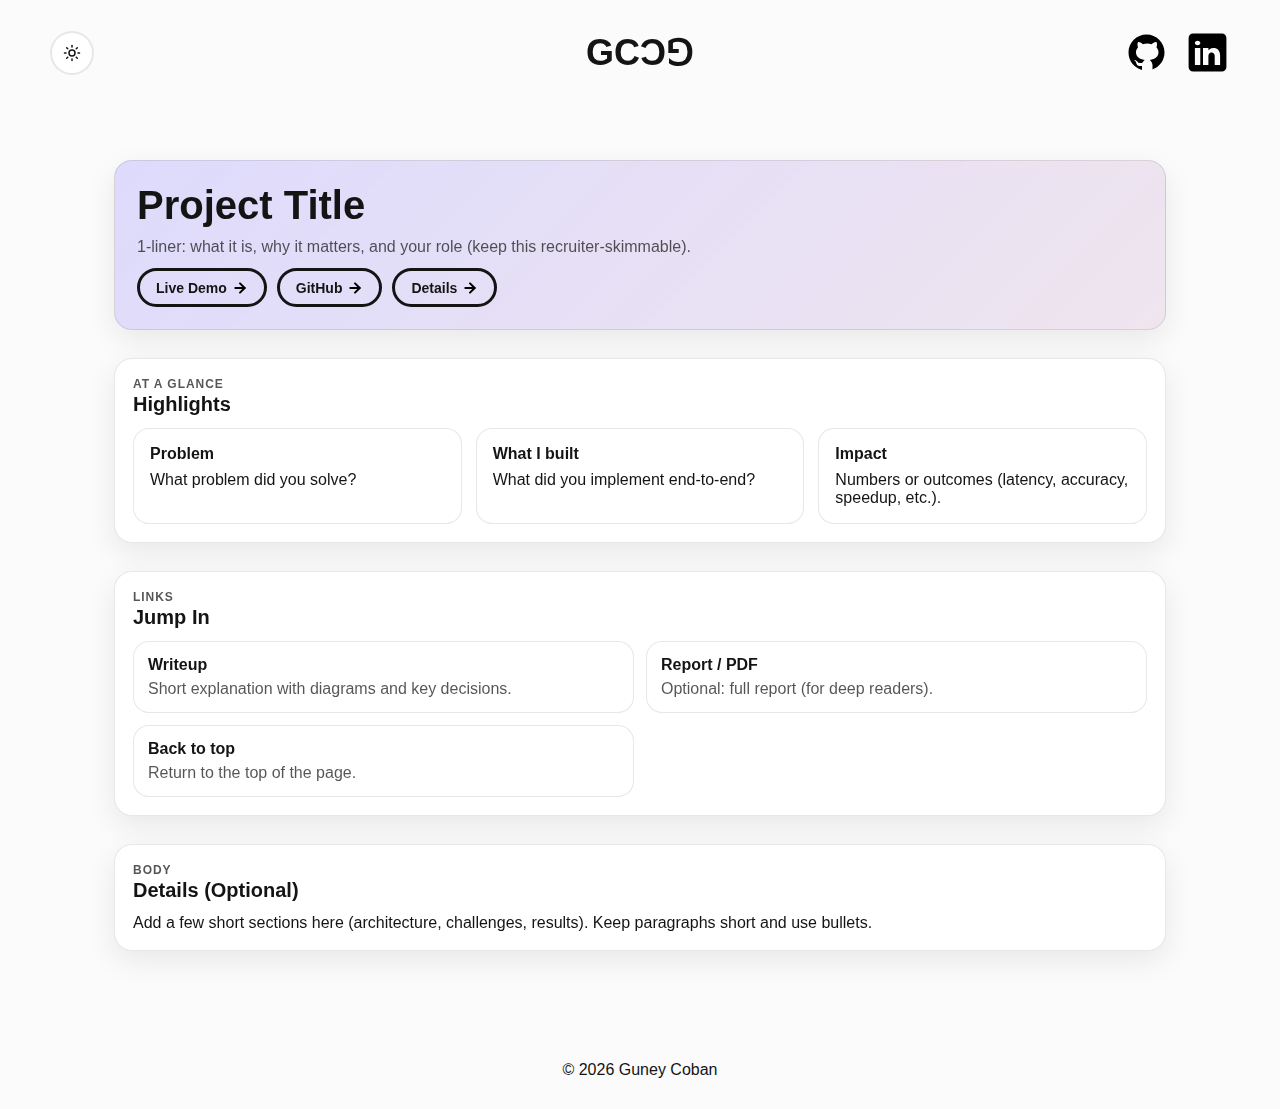
<file: projects/project-template.html>
<!DOCTYPE html>
<html lang="en" id="top">
  <head>
    <meta charset="utf-8">

    <link rel="icon" href="../assets/images/favicon.ico">
    <title>Project Template</title>
    <meta name="description" content="Project page template.">
    <meta name="viewport" content="width=device-width, initial-scale=1">
    <script>
      try {
        document.documentElement.dataset.theme = localStorage.getItem('theme') || 'light'
      } catch (_) {
        document.documentElement.dataset.theme = 'light'
      }
    </script>

    <link rel="stylesheet" href="../css/site.css">
    <link rel="stylesheet" href="../css/projects.css">

    <script defer src="../js/script.js"></script>
  </head>
  <body class="project-theme-glass" data-root="../">
    <div id="navbar"></div>

    <div id="main-content">
      <div class="project-shell">
        <div class="project-hero">
          <div class="hero-top">
            <div class="main-title">Project Title</div>
            <div class="body-text hero-subtitle">
              1-liner: what it is, why it matters, and your role (keep this recruiter-skimmable).
            </div>
          </div>

          <div class="hero-actions">
            <a class="button" href="#">
              <span class="button-text">Live Demo</span>
              <img src="../assets/icons/arrow-right.svg" class="button-icon" alt="">
            </a>
            <a class="button" href="#">
              <span class="button-text">GitHub</span>
              <img src="../assets/icons/arrow-right.svg" class="button-icon" alt="">
            </a>
            <a class="button" href="#details">
              <span class="button-text">Details</span>
              <img src="../assets/icons/arrow-right.svg" class="button-icon" alt="">
            </a>
          </div>
        </div>

        <div class="section">
          <div class="section-header-row">
            <div>
              <div class="section-kicker">At A Glance</div>
              <h2 class="section-title subheader-text">Highlights</h2>
            </div>
          </div>
          <div class="highlights-grid">
            <div class="highlight">
              <div class="highlight-title">Problem</div>
              <div class="body-text">What problem did you solve?</div>
            </div>
            <div class="highlight">
              <div class="highlight-title">What I built</div>
              <div class="body-text">What did you implement end-to-end?</div>
            </div>
            <div class="highlight">
              <div class="highlight-title">Impact</div>
              <div class="body-text">Numbers or outcomes (latency, accuracy, speedup, etc.).</div>
            </div>
          </div>
        </div>

        <div class="section">
          <div class="section-header-row">
            <div>
              <div class="section-kicker">Links</div>
              <h2 class="section-title subheader-text">Jump In</h2>
            </div>
          </div>
          <div class="link-grid">
            <a class="link-tile" href="#">
              <div class="link-tile-title">Writeup</div>
              <div class="body-text link-tile-desc">Short explanation with diagrams and key decisions.</div>
            </a>
            <a class="link-tile" href="#">
              <div class="link-tile-title">Report / PDF</div>
              <div class="body-text link-tile-desc">Optional: full report (for deep readers).</div>
            </a>
            <a class="link-tile" href="#top">
              <div class="link-tile-title">Back to top</div>
              <div class="body-text link-tile-desc">Return to the top of the page.</div>
            </a>
          </div>
        </div>

        <div class="section" id="details">
          <div class="section-header-row">
            <div>
              <div class="section-kicker">Body</div>
              <h2 class="section-title subheader-text">Details (Optional)</h2>
            </div>
          </div>
          <div class="section-body">
            <div class="body-text">
              Add a few short sections here (architecture, challenges, results). Keep paragraphs short and use bullets.
            </div>
          </div>
        </div>
      </div>
    </div>

    <div id="footer"></div>
  </body>
</html>
</file>
<file: css/site.css>
/* Combined stylesheet.
 *
 * This file is a merge of:
 * - layout.css
 * - typography.css
 * - utilities.css
 * - theme.css
 * - project-variants.css
 */

/* --- layout.css --- */
* {
  box-sizing: border-box;
}

html {
  text-size-adjust: none;
  -webkit-text-size-adjust: none;
  -moz-text-size-adjust: none;
  -ms-text-size-adjust: none;
}

body {
  margin: 0;
  -webkit-font-smoothing: antialiased;
  -moz-osx-font-smoothing: grayscale;
}




/* Page Layout */

#main-content {
  margin: 160px auto 80px;
  max-width: 1100px;
  padding: 0 24px;
  display: flex;
  flex-direction: column;
  gap: 50px;
}


/* Portfolio Header */

#portfolio-header {
  display: flex;
  gap: 20px;
  align-items: center;
}

#portfolio-header-image-container {
  display: flex;
  flex-direction: column;
  gap: 10px;
  flex-basis: 50%;
}

.portfolio-header-image {
  width: auto;
  max-width: 260px;
  margin: 0 auto;
  display: block;
  height: auto;
}

#portfolio-header-text-container {
  display: flex;
  flex-direction: column;
  gap: 34px;
  flex-basis: 50%;
}



/* About Section */

#about-section {
  display: flex;
  flex-direction: column;
  gap: 22px;
}

.about-section-content {
  display: flex;
  flex-direction: column;
  gap: 34px;
}

.skills-block {
  display: flex;
  flex-direction: column;
  gap: 14px;
}

.skills-list {
  display: flex;
  flex-direction: column;
  gap: 6px;
}

#my-work-section {
  scroll-margin-top: 80px;
}

.section-card {
  border: 1px solid var(--border);
  border-radius: 14px;
  padding: 14px;
  background: var(--surface);
}

.section-grid {
  display: grid;
  grid-template-columns: 1fr 1fr;
  gap: 14px;
  margin-top: 12px;
}

.card-title {
  font-weight: 600;
  margin-bottom: 8px;
}

.bullet-list {
  margin: 10px 0 0 18px;
}

.details {
  margin-top: 10px;
  border-top: 1px solid var(--border);
  padding-top: 10px;
}

.details summary {
  cursor: pointer;
  font-weight: 600;
}

/* Mobile */
@media (max-width: 900px) {
  .overview-grid { grid-template-columns: 1fr !important; }
  .section-grid { grid-template-columns: 1fr !important; }
  .results-row { grid-template-columns: 1fr 1fr !important; }
}



/* Project Section */

#my-work-section {
  display: flex;
  flex-direction: column;
  gap: 22px;
}

.projects-container {
  display: flex;
  gap: 34px 16px;
  flex-wrap: wrap;
}

    /* Project Cards */

    .project-card {
      max-width: calc((100% - 32px) / 3);
      display: flex;
      flex-direction: column;
      gap: 34px;
    }

    .project-card-text-container {
      flex-direction: column;
      display: flex;
      gap: 16px
    }

    .project-card-media {
      width: 100%;
      height: 200px;
      border-radius: 14px;
      border: 1px solid var(--border);
      background: var(--surface);
      overflow: hidden;
      box-shadow: var(--shadow);
    }

    .project-card-media.media-neg-gem {
      background:
        linear-gradient(180deg, rgba(13, 15, 23, 0.15), rgba(13, 15, 23, 0.35)),
        url("../assets/projects/neg-gem.jpg") center / cover no-repeat;
    }

    .project-card-media.media-nba {
      background:
        linear-gradient(180deg, rgba(13, 15, 23, 0.15), rgba(13, 15, 23, 0.35)),
        url("../assets/projects/nba-vision.png") center / cover no-repeat;
    }

    .project-card-media.media-hpc {
      background:
        linear-gradient(180deg, rgba(13, 15, 23, 0.15), rgba(13, 15, 23, 0.35)),
        url("../assets/projects/hpc.jpg") center / cover no-repeat;
    }

    .project-card-media.media-exchange {
      background:
        linear-gradient(180deg, rgba(13, 15, 23, 0.15), rgba(13, 15, 23, 0.35)),
        url("../assets/projects/exchange.jpg") center / cover no-repeat;
    }

    

/* Mobile padding */
@media only screen and (max-width: 900px) {
  #main-content {
    padding: 0 16px;
  }
}

/* Small devices (portrait tablets and large phones, 800px and below) */
@media only screen and (max-width: 800px) {
  #main-content {
    margin: 150px auto 80px;
  }

  #portfolio-header {
    flex-direction: column;
  }

  #portfolio-header-image-container {
    display: none;
  }

  #portfolio-header-text-container {
    flex-basis: auto;
    align-items: center;
    text-align: center;
  }

  .project-card {
    max-width: calc((100% - 16px) / 2);
  }
}

/* Small devices (portrait tablets and large phones, 600px and below) */
@media only screen and (max-width: 600px) {
  #main-content {
    margin: 130px auto 60px;
  }

  .project-card {
    max-width: 100%;
  }
}

/* --- typography.css --- */
body {
  font-family: "Helvetica Neue", Helvetica, Arial, sans-serif;
}

.button-text {
  font-size: 14px;
  font-weight: 700;
}

.main-title {
  font-size: 40px;
  font-weight: 700;
}

.subheader-text {
  font-size: 20px;
  font-weight: 700;
}

.body-text {
  font-size: 16px;
  font-weight: 500;
}

.project-card-text {
  overflow: hidden;
  text-overflow: ellipsis;
  display: -webkit-box;
  -webkit-line-clamp: 4;
  -webkit-box-orient: vertical;
}

.project-title {
  overflow: hidden;
  text-overflow: ellipsis;
  display: -webkit-box;
  -webkit-line-clamp: 1;
  -webkit-box-orient: vertical;
}

/* --- utilities.css --- */

/* Utility classes */
.u-mt-6 { margin-top: 6px !important; }
.u-mt-10 { margin-top: 10px !important; }
.u-mt-12 { margin-top: 12px !important; }
.u-mt-14 { margin-top: 14px !important; }
.u-overflow-auto { overflow: auto !important; }
.u-text-accent { color: var(--accent-2) !important; }

/* Icons */

.button-icon {
  width: 16px;
  height: 16px;
  margin-top: 1px;
}

.nav-icon {
  width: 45px;
  height: 45px;
  display: block;
}

a.nav-icon-link {
  transition: transform 200ms ease-in-out;
  color: var(--text);
  text-decoration: none;
}

a.nav-icon-link:hover {
  cursor: pointer;
  stroke-width: 5;
  margin: 0;
  transform: rotate(15deg);
}


/* Navbar Styling */

.navbar {
  width: 100%;
  padding: 30px 50px;
  display: flex;
  justify-content: space-between;
  align-items: center;
  position: fixed;
  top: 0;
  left: 0;
  background: transparent;
  border-bottom: none;
  z-index: 1000;
  color: var(--text);
}

.nav-left,
.nav-icons {
  display: flex;
  align-items: center;
  flex: 1;
}

.nav-left {
  justify-content: flex-start;
}

.nav-title {
  align-self: center;
  font-size: 36px;
  font-weight: 700;
}

.nav-title-link {
  color: var(--text);
  text-decoration: none;
  display: flex;
  justify-content: center;
}

.nav-title-link:hover {
  text-decoration: underline;
}

.nav-icons {
  justify-content: flex-end;
  display: flex;
  gap: 16px;
  align-items: center;
}

.nav-theme-toggle {
  width: 44px;
  height: 44px;
  padding: 0;
  border-radius: 999px;
  border: 2px solid var(--border);
  background: var(--surface);
  color: var(--text);
  display: inline-flex;
  align-items: center;
  justify-content: center;
  cursor: pointer;
  box-sizing: border-box;
  transition: background 150ms ease-in-out, border-color 150ms ease-in-out;
  appearance: none;
  -webkit-appearance: none;
}

.nav-theme-toggle:hover {
  background: var(--surface-2);
  border-color: var(--accent);
}

.nav-theme-toggle:focus-visible {
  outline: 3px solid var(--focus-ring);
  outline-offset: 2px;
}

.theme-icon {
  width: 18px;
  height: 18px;
}

.theme-icon-moon {
  display: none;
}

[data-theme="dark"] .theme-icon-sun {
  display: none;
}

[data-theme="dark"] .theme-icon-moon {
  display: block;
}

/* Small devices (portrait tablets and large phones, 800px and below) */
@media only screen and (max-width: 800px) {
  .navbar {
    padding: 20px 20px;
    background-color: transparent;
  }
}

@media only screen and (max-width: 520px) {
  .nav-icons { gap: 12px; }
  .nav-icon { width: 28px; height: 28px; }
  .nav-theme-toggle { width: 40px; height: 40px; }
  .nav-title { font-size: 28px; }
}

.button-row {
  display: flex;
  gap: 12px;           /* space between buttons */
  align-items: center;
}

/* Button Styling */

a.button {
  padding: 8px 16px;
  border: 3px solid #141414;
  border-radius: 50px;
  color: black;
  text-decoration: none;
  width: fit-content;
  display: flex;
  gap: 5px;
  align-items: center;
}

a.button:hover {
  text-decoration: underline;
  text-decoration-thickness: 2px;
  cursor: pointer;
}


/* Footer Styling */

#footer {
  width: 100%;
  display: flex;
  padding: 30px 50px;
  justify-content: center;
  align-items: center;
  gap: 16px;
}

/* Small devices (portrait tablets and large phones, 800px and below) */
@media only screen and (max-width: 800px) {
  #footer {
    padding: 20px 20px;
  }
}

/* --- theme.css --- */
:root {
  --bg: #fbfbfc;
  --text: #141414;
  --muted: rgba(20, 20, 20, 0.72);
  --surface: #ffffff;
  --surface-2: #f3f4f6;
  --border: rgba(20, 20, 20, 0.10);
  --shadow: 0 10px 30px rgba(0, 0, 0, 0.08);
  --accent: #141414;
  --accent-2: #a14b93;
  --nav-bg: rgba(251, 251, 252, 0.75);
  --nav-border: rgba(20, 20, 20, 0.10);
  --focus-ring: rgba(91, 75, 255, 0.35);
  --map-unvisited: rgba(20, 20, 20, 0.08);
  --map-stroke: rgba(20, 20, 20, 0.22);
  --map-visited: var(--accent);
  --map-hover: var(--accent-2);
}

[data-theme="dark"] {
  --bg: #0b0c10f3;
  --text: rgba(255, 255, 255, 0.92);
  --muted: rgba(255, 255, 255, 0.72);
  --surface: rgba(255, 255, 255, 0.06);
  --surface-2: rgba(255, 255, 255, 0.10);
  --border: rgba(255, 255, 255, 0.12);
  --shadow: 0 16px 50px rgba(0, 0, 0, 0.55);
  --accent: #8b7bff;
  --accent-2: #ff6bd6;
  --nav-bg: rgba(11, 12, 16, 0.55);
  --nav-border: rgba(255, 255, 255, 0.12);
  --focus-ring: rgba(139, 123, 255, 0.35);
  --map-unvisited: rgba(255, 255, 255, 0.08);
  --map-stroke: rgba(255, 255, 255, 0.22);
  --map-visited: var(--accent);
  --map-hover: var(--accent-2);
}

body {
  background: var(--bg);
  color: var(--text);
}

a.button {
  border-color: var(--text);
  color: var(--text);
  background: transparent;
}

.nav-icon,
.button-icon {
  filter: none;
}

[data-theme="dark"] .nav-icon,
[data-theme="dark"] .button-icon {
  filter: invert(1);
}

/* --- project-variants.css --- */
.project-shell {
  display: flex;
  flex-direction: column;
  gap: 28px;
}

.project-hero {
  border: 1px solid var(--border);
  border-radius: 18px;
  padding: 22px;
}

.hero-top {
  display: flex;
  flex-direction: column;
  gap: 10px;
}

.hero-subtitle {
  color: var(--muted);
  max-width: 900px;
}

.hero-actions {
  display: flex;
  flex-wrap: wrap;
  gap: 10px;
  align-items: center;
  margin-top: 12px;
}

.highlights-grid {
  display: grid;
  grid-template-columns: repeat(3, minmax(0, 1fr));
  gap: 14px;
}

.highlight {
  border: 1px solid var(--border);
  border-radius: 16px;
  padding: 16px;
  background: var(--surface);
}

.highlight-title {
  font-weight: 700;
  margin-bottom: 8px;
}

.section {
  border: 1px solid var(--border);
  border-radius: 18px;
  padding: 18px;
}

.section-header-row {
  display: flex;
  align-items: baseline;
  justify-content: space-between;
  gap: 14px;
  margin-bottom: 12px;
}

.section-kicker {
  font-size: 12px;
  letter-spacing: 0.08em;
  text-transform: uppercase;
  color: var(--muted);
  font-weight: 700;
}

.section-title {
  margin: 2px 0 0 0;
}

.section-body {
  display: flex;
  flex-direction: column;
  gap: 12px;
}

.link-grid {
  display: grid;
  grid-template-columns: repeat(2, minmax(0, 1fr));
  gap: 12px;
}

.link-tile {
  border: 1px solid var(--border);
  border-radius: 16px;
  padding: 14px;
  background: var(--surface);
  text-decoration: none;
  color: var(--text);
}

.link-tile:hover {
  text-decoration: underline;
}

.link-tile-title {
  font-weight: 700;
  margin-bottom: 6px;
}

.link-tile-desc {
  color: var(--muted);
}

/* Variant A: bright, carded */
body.variant-a .project-hero {
  background: var(--surface);
  box-shadow: var(--shadow);
}

body.variant-a .section {
  background: var(--surface);
  box-shadow: var(--shadow);
}

/* Variant B: dark modern / glassy */
body.project-theme-glass .project-hero {
  background: linear-gradient(135deg, rgba(91, 75, 255, 0.18), rgba(161, 75, 147, 0.12));
  box-shadow: var(--shadow);
  backdrop-filter: blur(10px);
}

body.project-theme-glass .section {
  background: var(--surface);
  box-shadow: var(--shadow);
  backdrop-filter: blur(10px);
}

body.project-theme-glass .link-tile {
  background: var(--surface);
}

/* Mobile */
@media (max-width: 900px) {
  .highlights-grid { grid-template-columns: 1fr; }
  .link-grid { grid-template-columns: 1fr; }
}
</file>
<file: css/projects.css>
/* Project pages stylesheet.
 *
 * This file groups all per-project styles so every project page can share
 * a single project stylesheet.
 *
 * Merged from:
 * - hpc.css
 * - nba-vision.css
 * - neg-gem.css
 */

/* Shared */
.hpc-card,
.hpc-kpi,
.nv-card,
.nv-kpi,
.ng-card,
.ng-metric {
  border: 1px solid var(--border);
  border-radius: 16px;
  padding: 14px;
  background: var(--surface);
}

/* --- hpc.css --- */
.hpc-grid-2 {
  display: grid;
  grid-template-columns: 1fr 1fr;
  gap: 14px;
}

.hpc-grid-3 {
  display: grid;
  grid-template-columns: repeat(3, minmax(0, 1fr));
  gap: 14px;
}

.hpc-card-title {
  font-weight: 900;
  margin-bottom: 6px;
}

.hpc-muted {
  color: var(--muted);
}

.hpc-callout {
  border: 1px solid var(--border);
  border-radius: 16px;
  padding: 14px;
  background: color-mix(in srgb, var(--surface) 70%, transparent);
}

.hpc-callout-title {
  font-weight: 900;
  margin-bottom: 6px;
}

.hpc-figure {
  border: 1px solid var(--border);
  border-radius: 16px;
  padding: 14px;
  background: var(--surface);
  overflow: hidden;
}

.hpc-figure-img {
  width: 100%;
  height: auto;
  display: block;
  border-radius: 12px;
  border: 1px solid var(--border);
  background: color-mix(in srgb, var(--surface) 85%, transparent);
}

.hpc-figure figcaption {
  margin-top: 10px;
}

.hpc-eqn {
  border: 1px solid var(--border);
  border-radius: 14px;
  background: color-mix(in srgb, var(--surface) 85%, transparent);
  padding: 12px;
  overflow: auto;
  font-family: ui-monospace, SFMono-Regular, Menlo, Monaco, Consolas, "Liberation Mono", "Courier New", monospace;
  font-size: 14px;
  line-height: 1.35;
}

.hpc-table {
  width: 100%;
  border-collapse: separate;
  border-spacing: 0;
  overflow: hidden;
  border: 1px solid var(--border);
  border-radius: 14px;
  background: var(--surface);
}

.hpc-table th,
.hpc-table td {
  padding: 10px 10px;
  border-bottom: 1px solid var(--border);
  text-align: left;
  font-size: 14px;
  white-space: nowrap;
}

.hpc-table th {
  font-weight: 900;
  color: var(--muted);
  text-transform: uppercase;
  letter-spacing: 0.08em;
  font-size: 12px;
}

.hpc-table tr:last-child td { border-bottom: none; }

.hpc-figure-slot {
  border: 1px dashed var(--border);
  border-radius: 16px;
  background: color-mix(in srgb, var(--surface) 85%, transparent);
  min-height: 220px;
  padding: 14px;
  display: flex;
  flex-direction: column;
  justify-content: center;
  gap: 8px;
}

.hpc-figure-title {
  font-weight: 900;
}

.hpc-kpi-grid {
  display: grid;
  grid-template-columns: repeat(4, minmax(0, 1fr));
  gap: 12px;
}

.hpc-kpi-label {
  font-weight: 900;
  margin-bottom: 8px;
}

.hpc-kpi-value {
  font-size: 22px;
  font-weight: 900;
  margin-bottom: 6px;
  letter-spacing: -0.02em;
}

@media (max-width: 900px) {
  .hpc-grid-2 { grid-template-columns: 1fr; }
  .hpc-grid-3 { grid-template-columns: 1fr; }
  .hpc-kpi-grid { grid-template-columns: 1fr 1fr; }
}

/* --- nba-vision.css --- */
.nv-grid-1 {
  display: grid;
  grid-template-columns: 1fr;
  gap: 14px;
}

.nv-grid-2 {
  display: grid;
  grid-template-columns: 1fr 1fr;
  gap: 14px;
}

.nv-card-title {
  font-weight: 900;
  margin-bottom: 6px;
}

.nv-muted {
  color: var(--muted);
}

.nv-callout {
  border: 1px solid var(--border);
  border-radius: 16px;
  padding: 14px;
  background: color-mix(in srgb, var(--surface) 70%, transparent);
}

.nv-callout-title {
  font-weight: 900;
  margin-bottom: 6px;
}

.nv-steps {
  margin: 10px 0 0 18px;
  display: flex;
  flex-direction: column;
  gap: 8px;
}

.nv-figure-slot {
  border: 1px dashed var(--border);
  border-radius: 16px;
  background: color-mix(in srgb, var(--surface) 85%, transparent);
  padding: 14px;
  min-height: 220px;
  display: flex;
  flex-direction: column;
  justify-content: center;
  gap: 8px;
}

.nv-figure-title {
  font-weight: 900;
}

.nv-figure {
  border: 1px solid var(--border);
  border-radius: 16px;
  padding: 14px;
  background: var(--surface);
  overflow: hidden;
  margin: 0;
}

.nv-figure-img {
  width: 100%;
  height: auto;
  display: block;
  border-radius: 12px;
  border: 1px solid var(--border);
  background: color-mix(in srgb, var(--surface) 85%, transparent);
}

.nv-figure figcaption {
  margin-top: 10px;
}

.nv-eqn {
  border: 1px solid var(--border);
  border-radius: 14px;
  background: color-mix(in srgb, var(--surface) 85%, transparent);
  padding: 12px;
  overflow: auto;
  font-family: ui-monospace, SFMono-Regular, Menlo, Monaco, Consolas, "Liberation Mono", "Courier New", monospace;
  font-size: 14px;
  line-height: 1.35;
  margin-top: 10px;
}

.nv-kpi-grid {
  display: grid;
  grid-template-columns: repeat(auto-fit, minmax(220px, 1fr));
  gap: 12px;
}

.nv-kpi-label {
  font-weight: 900;
  margin-bottom: 8px;
}

.nv-kpi-value {
  font-size: 22px;
  font-weight: 900;
  margin-bottom: 6px;
  letter-spacing: -0.02em;
}

.nv-link-tile-disabled {
  opacity: 0.75;
  cursor: not-allowed;
}

.nv-link-tile-disabled:hover {
  text-decoration: none;
}

@media (max-width: 900px) {
  .nv-grid-2 { grid-template-columns: 1fr; }
  .nv-kpi-grid { grid-template-columns: 1fr 1fr; }
}

/* --- neg-gem.css --- */
.ng-grid-2 {
  display: grid;
  grid-template-columns: 1fr;
  gap: 14px;
}

.ng-grid-3 {
  display: grid;
  grid-template-columns: 1fr;
  gap: 14px;
}

.ng-card-title {
  font-weight: 800;
  margin-bottom: 6px;
}

.ng-muted {
  color: var(--muted);
}

.ng-metrics-grid {
  display: grid;
  grid-template-columns: 1fr;
  gap: 12px;
}

.ng-metric-label {
  font-weight: 800;
  margin-bottom: 8px;
}

.ng-metric-value {
  font-size: 22px;
  font-weight: 900;
  margin-bottom: 6px;
  letter-spacing: -0.02em;
}

.ng-table {
  width: 100%;
  border-collapse: separate;
  border-spacing: 0;
  overflow: hidden;
  border: 1px solid var(--border);
  border-radius: 14px;
  background: var(--surface);
}

.ng-table th,
.ng-table td {
  padding: 10px 10px;
  border-bottom: 1px solid var(--border);
  text-align: left;
  font-size: 14px;
}

.ng-table th {
  font-weight: 900;
  color: var(--muted);
  text-transform: uppercase;
  letter-spacing: 0.08em;
  font-size: 12px;
}

.ng-table tr:last-child td { border-bottom: none; }

.ng-row-strong td:first-child {
  font-weight: 900;
}

.ng-row-strong td {
  background: linear-gradient(135deg, rgba(91, 75, 255, 0.10), rgba(161, 75, 147, 0.08));
}

.ng-figure {
  border: 1px solid var(--border);
  border-radius: 16px;
  padding: 14px;
  background: var(--surface);
  overflow: hidden;
  margin: 0;
}

.ng-figure-img {
  width: 100%;
  height: auto;
  display: block;
  border-radius: 12px;
  border: 1px solid var(--border);
  background: color-mix(in srgb, var(--surface) 85%, transparent);
}

.ng-figure figcaption {
  margin-top: 10px;
}

.ng-figure-title {
  font-weight: 900;
  margin-bottom: 6px;
}

.project-page-neg-gem .ng-figure a {
  display: block;
  color: inherit;
  text-decoration: none;
}

.ng-graph-slot {
  border: 1px dashed var(--border);
  border-radius: 16px;
  background: color-mix(in srgb, var(--surface) 85%, transparent);
  min-height: 220px;
  padding: 14px;
  display: flex;
  flex-direction: column;
  justify-content: center;
  gap: 8px;
}

.ng-graph-slot-wide {
  min-height: 260px;
  justify-content: flex-start;
}

.ng-graph-title {
  font-weight: 900;
}

.ng-eqn {
  border: 1px solid var(--border);
  border-radius: 14px;
  background: color-mix(in srgb, var(--surface) 85%, transparent);
  padding: 12px;
  overflow: auto;
  font-family: ui-monospace, SFMono-Regular, Menlo, Monaco, Consolas, "Liberation Mono", "Courier New", monospace;
  font-size: 14px;
  line-height: 1.35;
}

.project-page-neg-gem .details {
  border-top-color: var(--border);
}

.project-page-neg-gem .details summary {
  color: var(--text);
}

.project-page-neg-gem .ng-contents a,
.project-page-neg-gem .ng-contents a:visited,
.project-page-neg-gem a.ng-contents-link,
.project-page-neg-gem a.ng-contents-link:visited {
  color: var(--text);
  text-decoration: none;
  font-weight: 700;
  transition: color 150ms ease-in-out;
}

.project-page-neg-gem .ng-contents a:hover,
.project-page-neg-gem a.ng-contents-link:hover {
  color: var(--accent-2);
  text-decoration: none;
}

.project-page-neg-gem .ng-contents a:focus-visible,
.project-page-neg-gem a.ng-contents-link:focus-visible {
  outline: 3px solid var(--focus-ring);
  outline-offset: 2px;
  border-radius: 10px;
  text-decoration: none;
}

@media (max-width: 900px) {
  .ng-grid-2 { grid-template-columns: 1fr; }
  .ng-grid-3 { grid-template-columns: 1fr; }
  .ng-metrics-grid { grid-template-columns: 1fr; }
}
</file>
